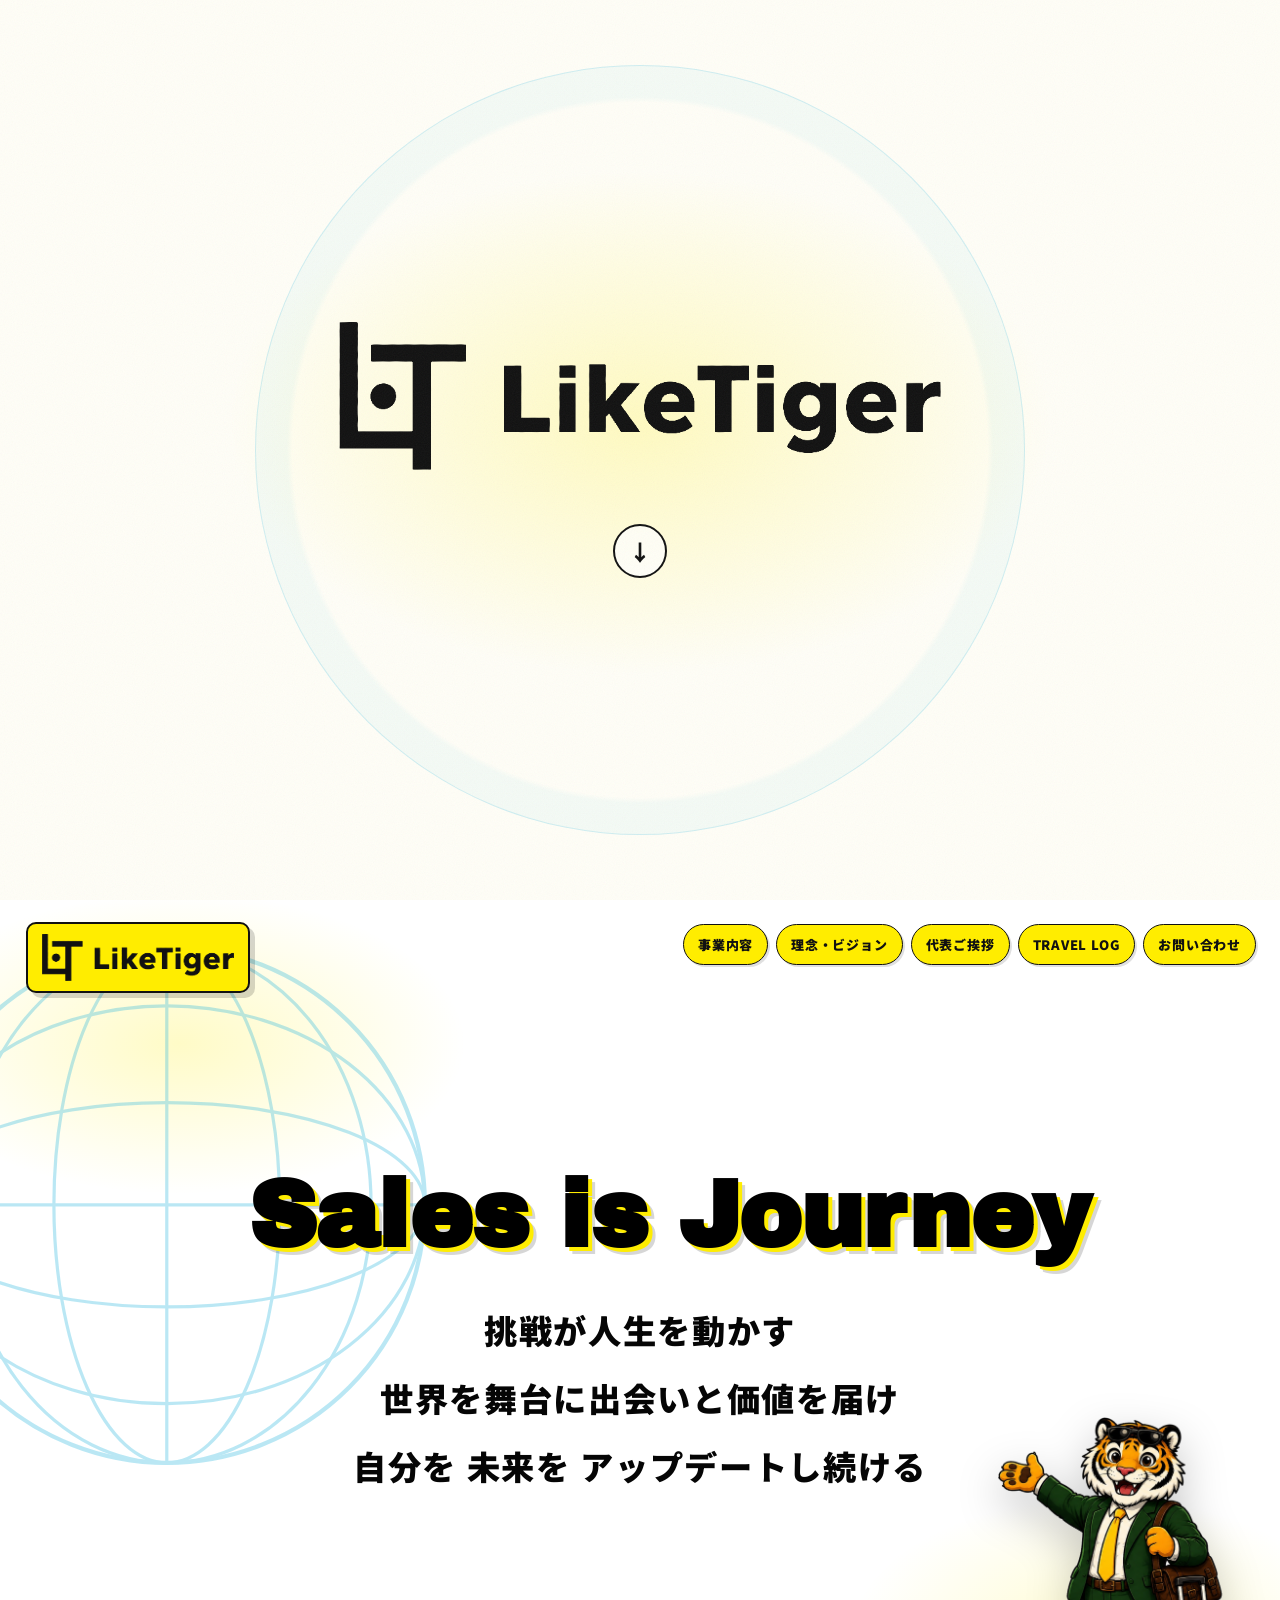
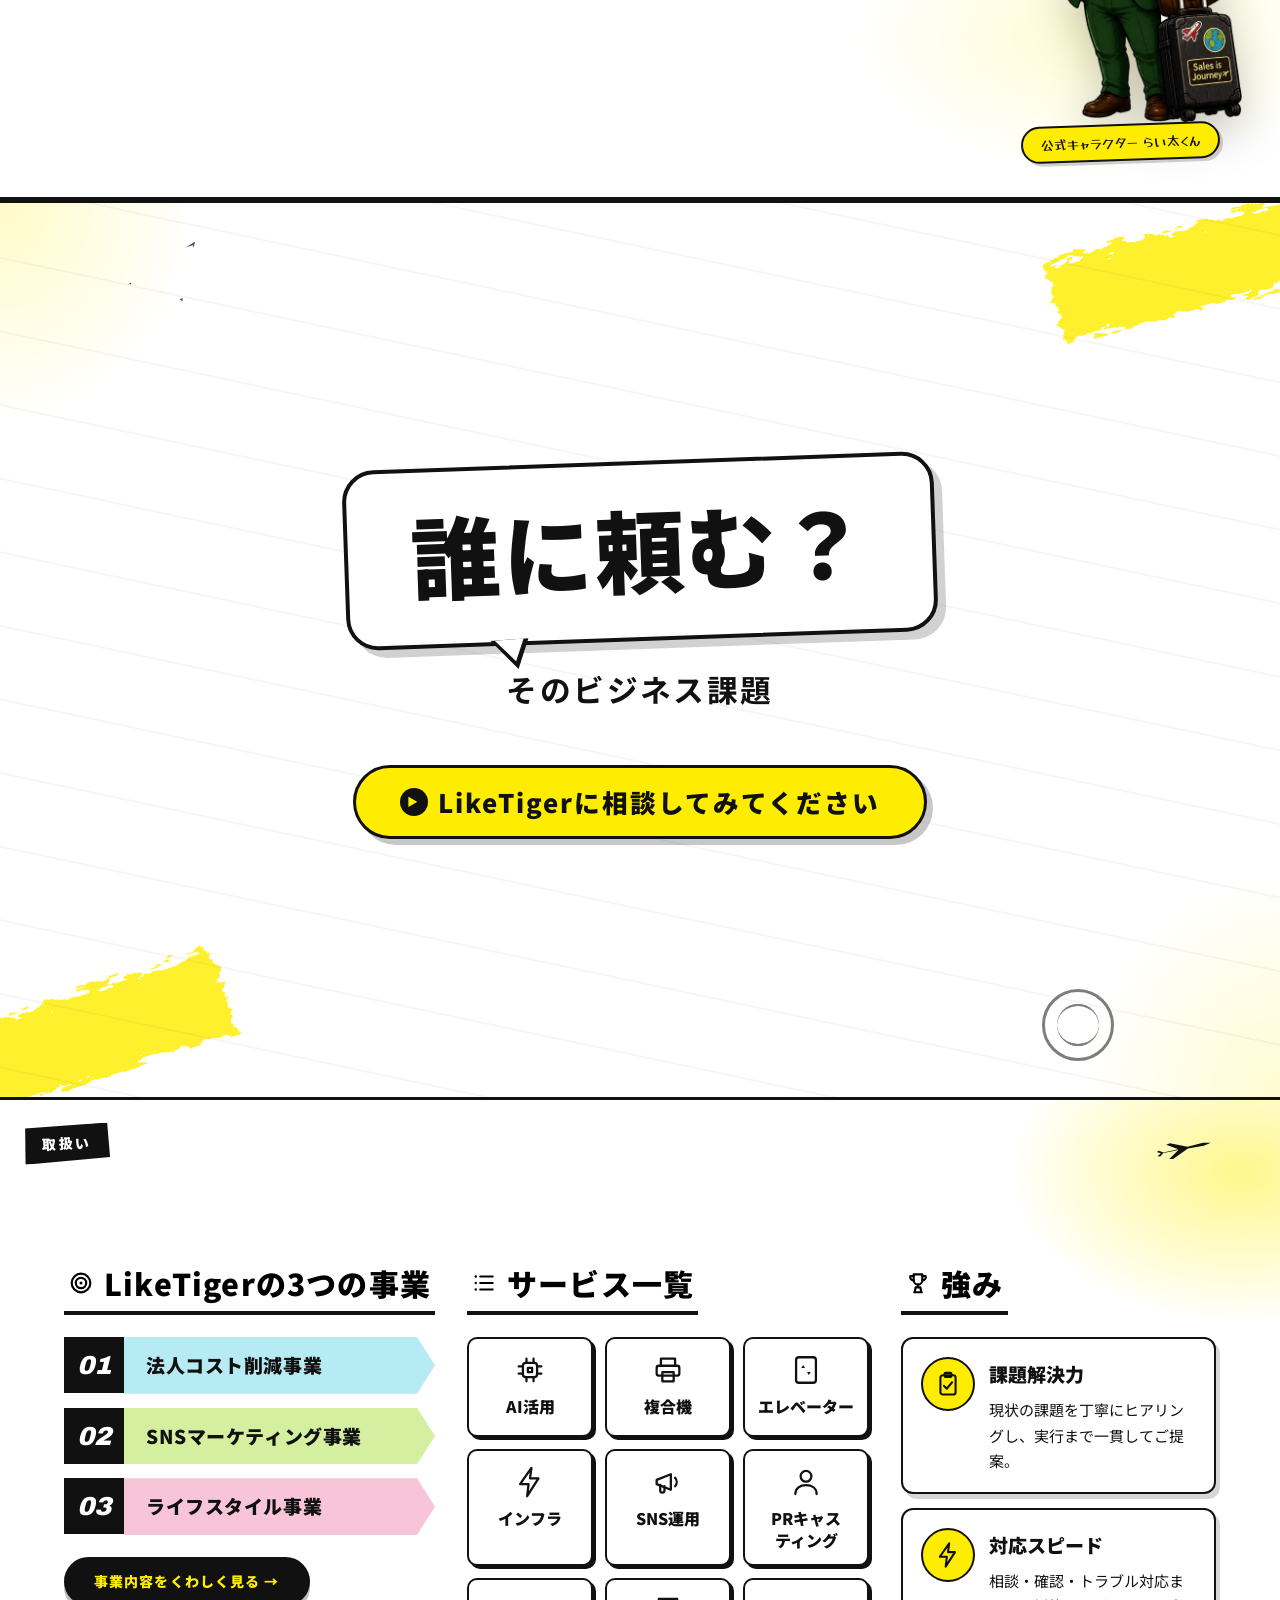
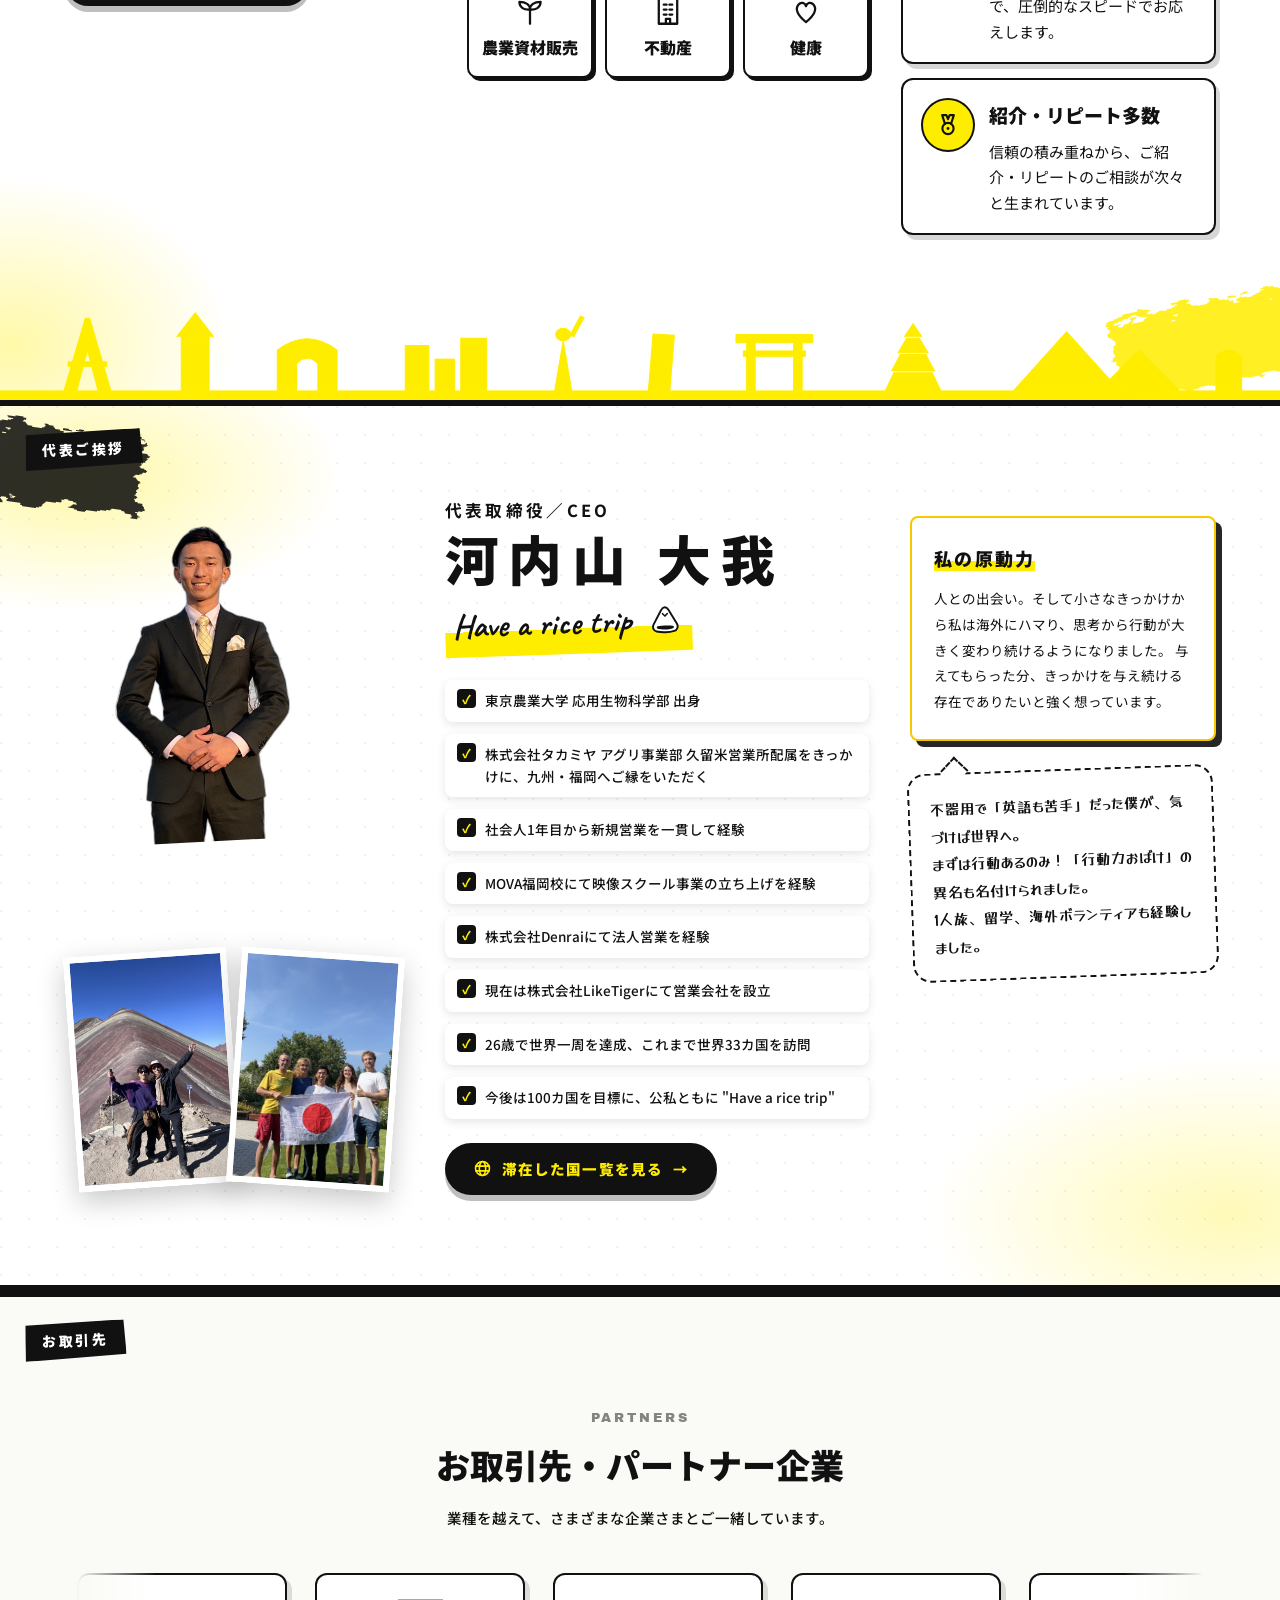
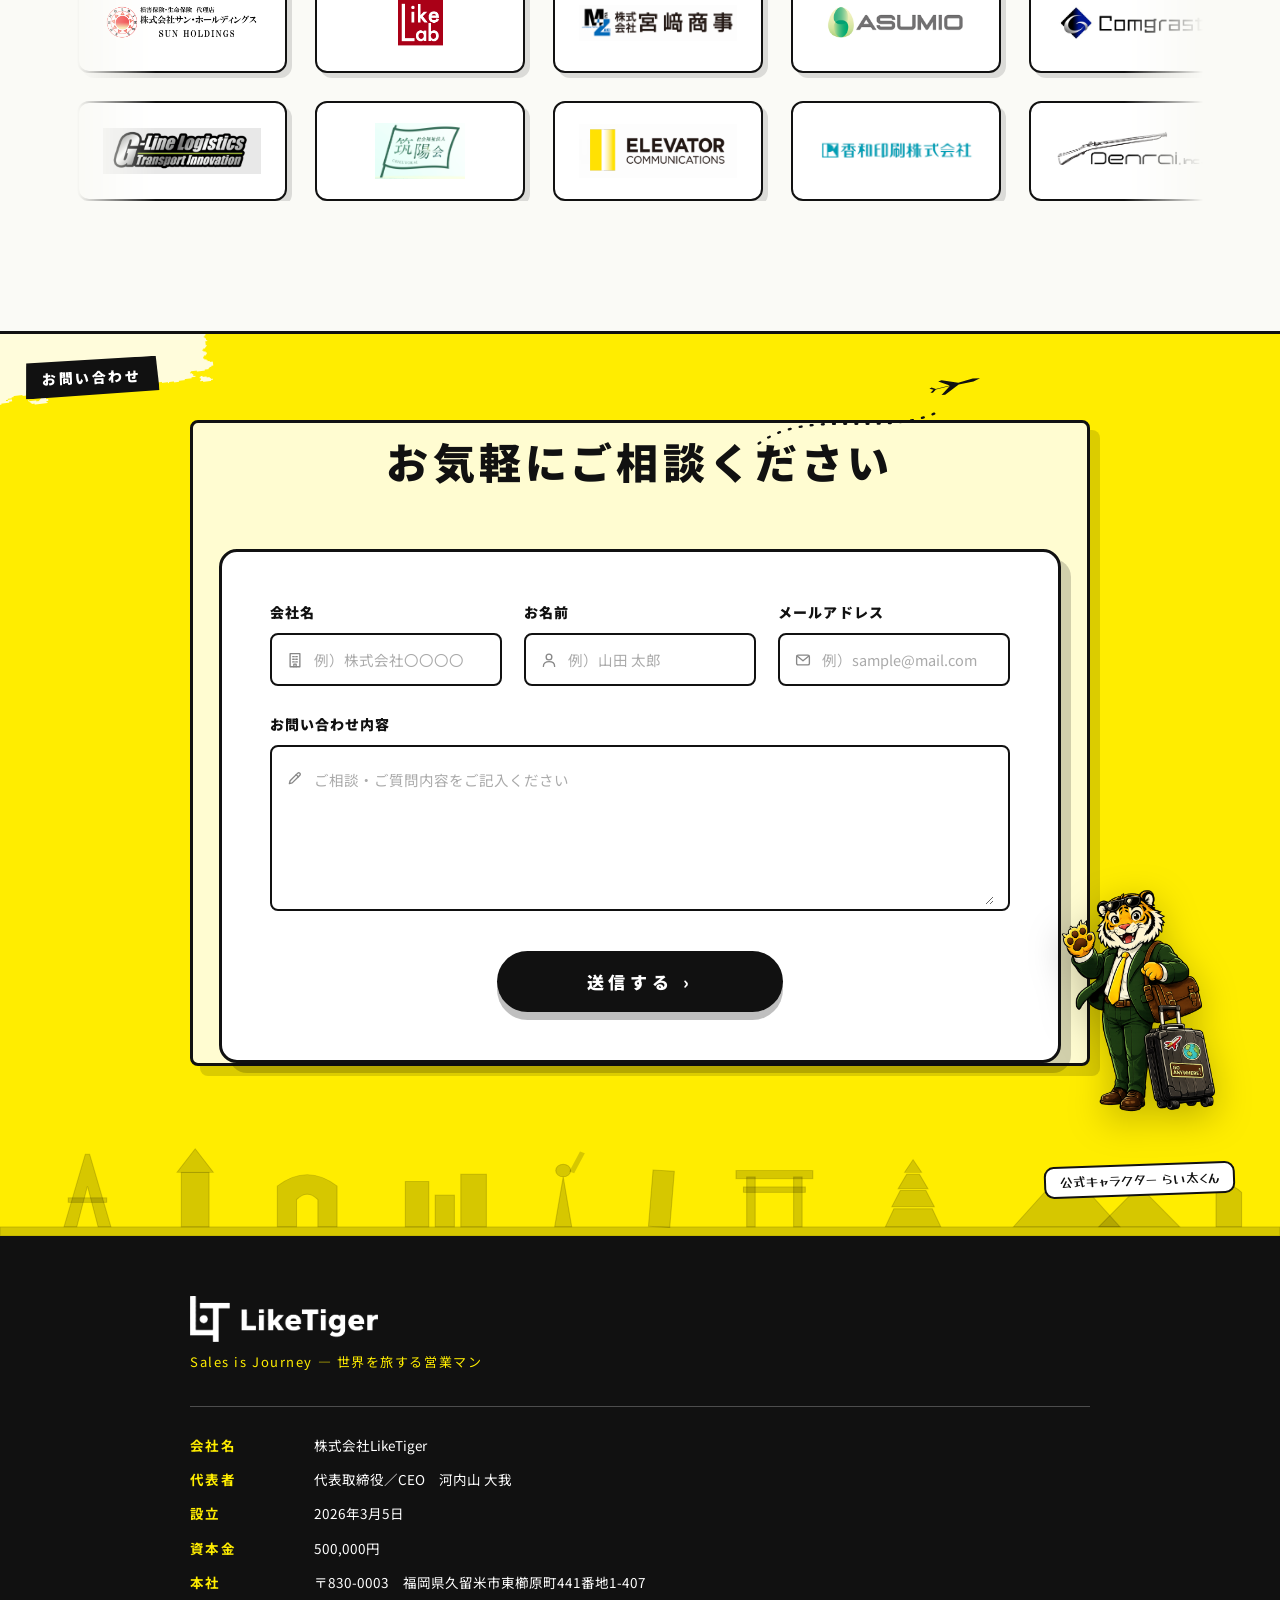
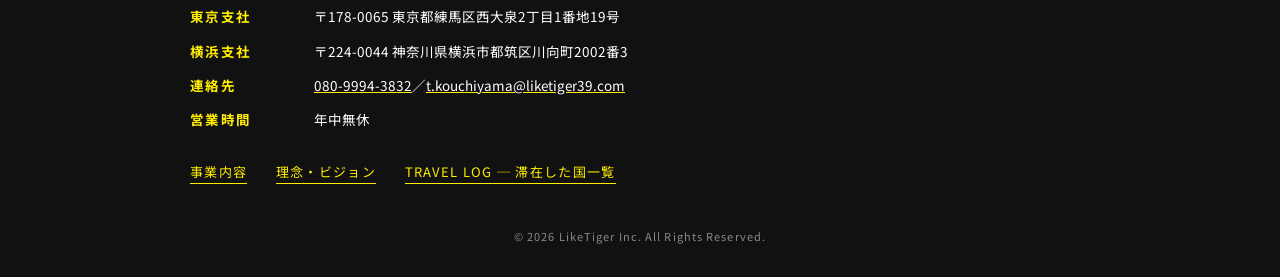
<file: index.html>
<!DOCTYPE html>
<html lang="ja">
<head>
  <meta charset="UTF-8">
  <meta name="viewport" content="width=device-width, initial-scale=1.0">
  <title>株式会社LikeTiger｜Sales is Journey — 世界を旅する営業マン</title>
  <meta name="description" content="株式会社LikeTigerは「Sales is Journey」を理念に、コスト削減・売上創出・ライフスタイル事業で企業と人の旅に伴走する福岡・久留米の営業会社です。">
  <link rel="icon" type="image/png" href="images/favicon.png">
  <link rel="preconnect" href="https://fonts.googleapis.com">
  <link rel="preconnect" href="https://fonts.gstatic.com" crossorigin>
  <link href="https://fonts.googleapis.com/css2?family=Archivo+Black&family=Caveat:wght@600;700&family=Noto+Sans+JP:wght@400;500;700;900&family=Poppins:wght@600;700;800&family=Reggae+One&family=Yuji+Boku&family=Yusei+Magic&display=swap" rel="stylesheet">
  <link rel="stylesheet" href="css/style.css">
</head>
<body class="lp-home">

<!-- ============================================================
     入口：公式ロゴだけを見せるファーストビュー
============================================================ -->
<section class="intro-gate" id="intro" aria-label="株式会社LikeTiger">
  <div class="intro-gate__inner">
    <img class="intro-gate__logo" src="images/logo-black.png" alt="株式会社LikeTiger ロゴ">
    <a class="intro-gate__scroll" href="#top" aria-label="トップビジュアルへスクロール">↓</a>
  </div>
</section>

<!-- ============================================================
     セクション1：トップ（ヒーロー）
============================================================ -->
<section class="hero hero--poster" id="top">
  <a class="hero__brand" href="#top" aria-label="株式会社LikeTiger">
    <img src="images/logo-black.png" alt="株式会社LikeTiger ロゴ">
  </a>

  <nav class="site-nav">
    <a href="business.html">事業内容</a>
    <a href="philosophy.html">理念・ビジョン</a>
    <a href="#profile">代表ご挨拶</a>
    <a href="countries.html">TRAVEL LOG</a>
    <a href="#contact" class="site-nav__cta">お問い合わせ</a>
  </nav>

  <!-- 筆ブラシの黒い飛沫（装飾） -->
  <div class="brush brush--left" aria-hidden="true"></div>
  <div class="brush brush--bottom-left" aria-hidden="true"></div>
  <div class="brush brush--bottom-right" aria-hidden="true"></div>

  <!-- 背景の地球儀（線画・ゆっくり回転） -->
  <svg class="hero__globe" viewBox="0 0 200 200" fill="none" aria-hidden="true">
    <circle cx="100" cy="100" r="96" stroke="#2BB8DE" stroke-width="1.6"/>
    <ellipse cx="100" cy="100" rx="42" ry="96" stroke="#2BB8DE" stroke-width="1.2"/>
    <ellipse cx="100" cy="100" rx="76" ry="96" stroke="#2BB8DE" stroke-width="1.2"/>
    <ellipse cx="100" cy="100" rx="96" ry="38" stroke="#2BB8DE" stroke-width="1.2"/>
    <ellipse cx="100" cy="100" rx="96" ry="74" stroke="#2BB8DE" stroke-width="1.2"/>
    <path d="M4,100 H196 M100,4 V196" stroke="#2BB8DE" stroke-width="1.2"/>
  </svg>

  <!-- 下部の飛行機＋宙返りの点線 -->
  <svg class="hero__loop" viewBox="0 0 320 90" fill="none" aria-hidden="true">
    <path d="M10,70 C60,20 110,75 150,45 C175,26 165,10 148,18 C132,26 150,48 190,40 C240,30 280,55 312,35" stroke="#111" stroke-width="3" stroke-dasharray="1 11" stroke-linecap="round"/>
  </svg>
  <svg class="hero__plane-mini" viewBox="0 0 200 90" aria-hidden="true"><use href="#jet-shape"/></svg>

  <div class="hero__inner">
    <div class="hero__text reveal">
      <h1 class="hero__title">
        <span>Sales is Journey</span>
      </h1>
      <p class="hero__copy">
        挑戦が人生を動かす<br>
        世界を舞台に出会いと価値を届け<br>
        自分を 未来を アップデートし続ける
      </p>
    </div>
  </div>
  <!-- 右側：公式キャラクター らい太くんがご案内 -->
  <div class="hero__raita reveal reveal--delay1">
    <img src="images/raita-guide.png" alt="LikeTiger公式キャラクター らい太くんがご案内します">
    <span class="hero__raita-label">公式キャラクター らい太くん</span>
  </div>
</section>

<!-- ============================================================
     課題訴求：誰に頼めばいいかわからない
============================================================ -->
<section class="issue-callout" id="issue">
  <div class="issue-callout__bg" aria-hidden="true">
    <span class="issue-callout__paint issue-callout__paint--left"></span>
    <span class="issue-callout__paint issue-callout__paint--right"></span>
    <span class="issue-callout__paper-plane"></span>
    <span class="issue-callout__globe"></span>
  </div>
  <div class="issue-callout__inner reveal">
    <h2 class="issue-callout__title">誰に頼む？</h2>
    <p class="issue-callout__paper">そのビジネス課題</p>
    <a href="#contact" class="issue-callout__cta">
      <span class="issue-callout__cta-arrow" aria-hidden="true">▶</span>
      LikeTigerに相談してみてください
    </a>
  </div>
</section>

<!-- ============================================================
     セクション2：取扱い（事業内容）
     ※理念・ビジョンは philosophy.html へ移動（2026-06-10）
============================================================ -->
<section class="services" id="services">
  <span class="section-tag">取扱い</span>
  <svg class="services__plane" viewBox="0 0 200 90" aria-hidden="true"><use href="#jet-shape"/></svg>

  <div class="services__inner">

    <!-- 列1：LikeTigerの3つの事業（名刺の裏面と同じ内容・色に合わせる予定） -->
    <div class="services__col reveal">
      <h3 class="services__heading"><svg class="ic services__heading-ic" aria-hidden="true"><use href="#ic-target"/></svg>LikeTigerの3つの事業</h3>
      <ol class="axis-list">
        <li class="axis axis--cyan">
          <span class="axis__num">01</span>
          <div class="axis__body">
            <h4 class="axis__title">法人コスト削減事業</h4>
          </div>
        </li>
        <li class="axis axis--lime">
          <span class="axis__num">02</span>
          <div class="axis__body">
            <h4 class="axis__title">SNSマーケティング事業</h4>
          </div>
        </li>
        <li class="axis axis--pink">
          <span class="axis__num">03</span>
          <div class="axis__body">
            <h4 class="axis__title">ライフスタイル事業</h4>
          </div>
        </li>
      </ol>
      <a class="services__more" href="business.html">事業内容をくわしく見る <span aria-hidden="true">&#8594;</span></a>
    </div>

    <!-- 列2：事業・サービス一覧 -->
    <div class="services__col reveal reveal--delay1">
      <h3 class="services__heading"><svg class="ic services__heading-ic" aria-hidden="true"><use href="#ic-list"/></svg>サービス一覧</h3>
      <ul class="services__grid">
        <li class="service-card"><svg class="ic service-card__icon" aria-hidden="true"><use href="#ic-ai"/></svg>AI活用</li>
        <li class="service-card"><svg class="ic service-card__icon" aria-hidden="true"><use href="#ic-printer"/></svg>複合機</li>
        <li class="service-card"><svg class="ic service-card__icon" aria-hidden="true"><use href="#ic-elevator"/></svg>エレベーター</li>
        <li class="service-card"><svg class="ic service-card__icon" aria-hidden="true"><use href="#ic-bolt"/></svg>インフラ</li>
        <li class="service-card"><svg class="ic service-card__icon" aria-hidden="true"><use href="#ic-sns"/></svg>SNS運用</li>
        <li class="service-card"><svg class="ic service-card__icon" aria-hidden="true"><use href="#ic-person"/></svg>PRキャス<br>ティング</li>
        <li class="service-card"><svg class="ic service-card__icon" aria-hidden="true"><use href="#ic-sprout"/></svg>農業資材販売</li>
        <li class="service-card"><svg class="ic service-card__icon" aria-hidden="true"><use href="#ic-building"/></svg>不動産</li>
        <li class="service-card"><svg class="ic service-card__icon" aria-hidden="true"><use href="#ic-health"/></svg>健康</li>
      </ul>
    </div>

    <!-- 列3：強み -->
    <div class="services__col reveal reveal--delay2">
      <h3 class="services__heading"><svg class="ic services__heading-ic" aria-hidden="true"><use href="#ic-trophy"/></svg>強み</h3>
      <ul class="strength-list">
        <li class="strength">
          <span class="strength__icon"><svg class="ic" aria-hidden="true"><use href="#ic-clipboard"/></svg></span>
          <div class="strength__body">
            <h4 class="strength__title">課題解決力</h4>
            <p class="strength__desc">現状の課題を丁寧にヒアリングし、実行まで一貫してご提案。</p>
          </div>
        </li>
        <li class="strength">
          <span class="strength__icon"><svg class="ic" aria-hidden="true"><use href="#ic-bolt"/></svg></span>
          <div class="strength__body">
            <h4 class="strength__title">対応スピード</h4>
            <p class="strength__desc">相談・確認・トラブル対応まで、圧倒的なスピードでお応えします。</p>
          </div>
        </li>
        <li class="strength">
          <span class="strength__icon"><svg class="ic" aria-hidden="true"><use href="#ic-medal"/></svg></span>
          <div class="strength__body">
            <h4 class="strength__title">紹介・リピート多数</h4>
            <p class="strength__desc">信頼の積み重ねから、ご紹介・リピートのご相談が次々と生まれています。</p>
          </div>
        </li>
      </ul>
    </div>
  </div>

  <!-- 世界の名所シルエット帯 -->
  <div class="skyline skyline--yellow" aria-hidden="true">
    <svg viewBox="0 0 1200 110" preserveAspectRatio="none">
      <use href="#skyline-shape"/>
    </svg>
  </div>
</section>

<!-- ============================================================
     セクション4：自己紹介（代表プロフィール）
============================================================ -->
<section class="profile" id="profile">
  <span class="section-tag">代表ご挨拶</span>

  <div class="profile__inner">
    <div class="profile__visual reveal">
      <div class="photo photo--profile-main" data-photo="images/profile-main-nobg.png">
        <span class="photo__note">代表の写真が入ります<br><small>(profile-main.jpg)</small></span>
      </div>
      <div class="photo photo--profile-sub1" data-photo="images/profile-sub1.jpg">
        <span class="photo__note">旅の写真<br><small>(profile-sub1.jpg)</small></span>
      </div>
      <div class="photo photo--profile-sub2" data-photo="images/profile-sub2.jpg">
        <span class="photo__note">旅の写真<br><small>(profile-sub2.jpg)</small></span>
      </div>
      <svg class="profile__plane" viewBox="0 0 200 90" aria-hidden="true"><use href="#jet-shape"/></svg>
    </div>

    <div class="profile__text reveal reveal--delay1">
      <p class="profile__role">代表取締役／CEO</p>
      <h2 class="profile__name">河内山 大我</h2>
      <p class="profile__motto">Have a rice trip<svg class="profile__rice" viewBox="0 0 48 48" aria-hidden="true"><use href="#ic-rice"/></svg></p>

      <ul class="career-list">
        <li>東京農業大学 応用生物科学部 出身</li>
        <li>株式会社タカミヤ アグリ事業部 久留米営業所配属をきっかけに、九州・福岡へご縁をいただく</li>
        <li>社会人1年目から新規営業を一貫して経験</li>
        <li>MOVA福岡校にて映像スクール事業の立ち上げを経験</li>
        <li>株式会社Denraiにて法人営業を経験</li>
        <li>現在は株式会社LikeTigerにて営業会社を設立</li>
        <li>26歳で世界一周を達成、これまで世界33カ国を訪問</li>
        <li>今後は100カ国を目標に、公私ともに &quot;Have a rice trip&quot;</li>
      </ul>

      <a class="countries-link" href="countries.html">
        <svg class="ic" aria-hidden="true"><use href="#ic-globe"/></svg>
        滞在した国一覧を見る <span aria-hidden="true">&#8594;</span>
      </a>
    </div>

    <div class="profile__side reveal reveal--delay2">
      <div class="drive-box">
        <h3 class="drive-box__title">私の原動力</h3>
        <p class="drive-box__text">
          人との出会い。そして小さなきっかけから私は海外にハマり、思考から行動が大きく変わり続けるようになりました。
          与えてもらった分、きっかけを与え続ける存在でありたいと強く想っています。
        </p>
      </div>
      <div class="bubble">
        <p class="bubble__text">
          不器用で「英語も苦手」だった僕が、気づけば世界へ。<br>
          まずは行動あるのみ！「行動力おばけ」の異名も名付けられました。<br>
          1人旅、留学、海外ボランティアも経験しました。
        </p>
      </div>
    </div>
  </div>
</section>

<!-- ============================================================
     お取引先
============================================================ -->
<section class="partners" id="partners">
  <span class="section-tag">お取引先</span>
  <div class="partners__inner reveal">
    <p class="partners__en">PARTNERS</p>
    <h2 class="partners__title">お取引先・パートナー企業</h2>
    <p class="partners__lead">業種を越えて、さまざまな企業さまとご一緒しています。</p>
    <!-- 2列を左右逆方向にゆっくり流す。各列は「同じ並び×2回」で途切れなくループさせる -->
    <div class="partners__marquee" aria-label="お取引先ロゴ">
      <div class="partners__track partners__track--left">
        <!-- 上段（7社）：SHD / LikeLab / 宮﨑商事 / アスミオ / コムグラスト / 若菜エステート / AIZAC -->
        <a class="partners__logo partners__logo--link" href="https://www.sunholdings.biz/" target="_blank" rel="noopener noreferrer" aria-label="サンホールディングス 公式サイトを開く"><img src="images/partner-shd.png" alt="SHD"></a>
        <a class="partners__logo partners__logo--link" href="http://likelab.jp/" target="_blank" rel="noopener noreferrer" aria-label="LikeLab 公式サイトを開く"><img src="images/partner-likelab.png" alt="LikeLab"></a>
        <a class="partners__logo partners__logo--link" href="https://www.miyazaki-logi.com/" target="_blank" rel="noopener noreferrer" aria-label="宮﨑商事 公式サイトを開く"><img src="images/partner-miyazaki.png" alt="宮﨑商事"></a>
        <a class="partners__logo partners__logo--link" href="http://www.asumio.jp/" target="_blank" rel="noopener noreferrer" aria-label="アスミオ 公式サイトを開く"><img src="images/partner-asumio.png" alt="アスミオ"></a>
        <a class="partners__logo partners__logo--link" href="https://comgrast.com/" target="_blank" rel="noopener noreferrer" aria-label="Comgrast 公式サイトを開く"><img src="images/partner-comgrast.jpg" alt="コムグラスト"></a>
        <a class="partners__logo partners__logo--link" href="https://www.wakana-e.co.jp/" target="_blank" rel="noopener noreferrer" aria-label="若菜エステート 公式サイトを開く"><img src="images/partner-wakana.jpg" alt="若菜エステート"></a>
        <a class="partners__logo partners__logo--link" href="https://aizac-hd.co.jp/" target="_blank" rel="noopener noreferrer" aria-label="AIZAC Holdings 公式サイトを開く"><img src="images/partner-aizac.jpg?v=2" alt="AIZAC Holdings" class="is-fill"></a>
        <!-- 2セット目（ループ用の複製・読み上げ不要） -->
        <a class="partners__logo partners__logo--link" href="https://www.sunholdings.biz/" target="_blank" rel="noopener noreferrer" aria-hidden="true" tabindex="-1"><img src="images/partner-shd.png" alt=""></a>
        <a class="partners__logo partners__logo--link" href="http://likelab.jp/" target="_blank" rel="noopener noreferrer" aria-hidden="true" tabindex="-1"><img src="images/partner-likelab.png" alt=""></a>
        <a class="partners__logo partners__logo--link" href="https://www.miyazaki-logi.com/" target="_blank" rel="noopener noreferrer" aria-hidden="true" tabindex="-1"><img src="images/partner-miyazaki.png" alt=""></a>
        <a class="partners__logo partners__logo--link" href="http://www.asumio.jp/" target="_blank" rel="noopener noreferrer" aria-hidden="true" tabindex="-1"><img src="images/partner-asumio.png" alt=""></a>
        <a class="partners__logo partners__logo--link" href="https://comgrast.com/" target="_blank" rel="noopener noreferrer" aria-hidden="true" tabindex="-1"><img src="images/partner-comgrast.jpg" alt=""></a>
        <a class="partners__logo partners__logo--link" href="https://www.wakana-e.co.jp/" target="_blank" rel="noopener noreferrer" aria-hidden="true" tabindex="-1"><img src="images/partner-wakana.jpg" alt=""></a>
        <a class="partners__logo partners__logo--link" href="https://aizac-hd.co.jp/" target="_blank" rel="noopener noreferrer" aria-hidden="true" tabindex="-1"><img src="images/partner-aizac.jpg?v=2" alt="" class="is-fill"></a>
      </div>
      <div class="partners__track partners__track--right">
        <!-- 下段（6社）：Gライン / 筑陽会 / エレベーターコミュニケーションズ / こうわいんさつ / Denrai / ハルク財団 -->
        <a class="partners__logo partners__logo--link" href="https://gline.work/" target="_blank" rel="noopener noreferrer" aria-label="Gライン 公式サイトを開く"><img src="images/partner-g-line.png" alt="Gライン"></a>
        <a class="partners__logo partners__logo--link" href="https://chikuyokai.or.jp/" target="_blank" rel="noopener noreferrer" aria-label="社会福祉法人 筑陽会 公式サイトを開く"><img src="images/partner-chikuyokai.png" alt="社会福祉法人 筑陽会"></a>
        <a class="partners__logo partners__logo--link" href="https://www.evcom.co.jp/" target="_blank" rel="noopener noreferrer" aria-label="エレベーターコミュニケーションズ 公式サイトを開く"><img src="images/partner-elevator-com.png" alt="エレベーターコミュニケーションズ"></a>
        <a class="partners__logo partners__logo--link" href="https://www.kowa-ps.co.jp/" target="_blank" rel="noopener noreferrer" aria-label="香和印刷 公式サイトを開く"><img src="images/partner-kouwa.png" alt="こうわいんさつ"></a>
        <a class="partners__logo partners__logo--link" href="https://www.denrai.net/" target="_blank" rel="noopener noreferrer" aria-label="Denrai 公式サイトを開く"><img src="images/partner-denrai.png" alt="Denrai"></a>
        <a class="partners__logo partners__logo--link" href="https://hulkzaidan.or.jp/" target="_blank" rel="noopener noreferrer" aria-label="ハルク財団 公式サイトを開く"><img src="images/partner-hulkzaidan.jpg?v=2" alt="一般財団法人 ハルク財団" class="is-fill"></a>
        <!-- 2セット目（ループ用の複製） -->
        <a class="partners__logo partners__logo--link" href="https://gline.work/" target="_blank" rel="noopener noreferrer" aria-hidden="true" tabindex="-1"><img src="images/partner-g-line.png" alt=""></a>
        <a class="partners__logo partners__logo--link" href="https://chikuyokai.or.jp/" target="_blank" rel="noopener noreferrer" aria-hidden="true" tabindex="-1"><img src="images/partner-chikuyokai.png" alt=""></a>
        <a class="partners__logo partners__logo--link" href="https://www.evcom.co.jp/" target="_blank" rel="noopener noreferrer" aria-hidden="true" tabindex="-1"><img src="images/partner-elevator-com.png" alt=""></a>
        <a class="partners__logo partners__logo--link" href="https://www.kowa-ps.co.jp/" target="_blank" rel="noopener noreferrer" aria-hidden="true" tabindex="-1"><img src="images/partner-kouwa.png" alt=""></a>
        <a class="partners__logo partners__logo--link" href="https://www.denrai.net/" target="_blank" rel="noopener noreferrer" aria-hidden="true" tabindex="-1"><img src="images/partner-denrai.png" alt=""></a>
        <a class="partners__logo partners__logo--link" href="https://hulkzaidan.or.jp/" target="_blank" rel="noopener noreferrer" aria-hidden="true" tabindex="-1"><img src="images/partner-hulkzaidan.jpg?v=2" alt="" class="is-fill"></a>
      </div>
    </div>
  </div>
</section>

<!-- ============================================================
     セクション5：お問い合わせ
============================================================ -->
<section class="contact" id="contact">
  <span class="section-tag">お問い合わせ</span>

  <div class="contact__inner reveal">
    <h2 class="contact__title">
      お気軽にご相談ください
      <svg class="contact__route" viewBox="0 0 220 60" fill="none" aria-hidden="true">
        <path d="M5,50 C60,10 140,45 200,15" stroke="#111" stroke-width="2.5" stroke-dasharray="2 10" stroke-linecap="round"/>
      </svg>
      <svg class="contact__plane" viewBox="0 0 200 90" aria-hidden="true"><use href="#jet-shape"/></svg>
    </h2>

    <form class="contact-form" id="contact-form" novalidate>
      <div class="contact-form__row">
        <div class="field">
          <label class="field__label" for="company">会社名</label>
          <div class="field__box">
            <svg class="ic field__icon" aria-hidden="true"><use href="#ic-building"/></svg>
            <input type="text" id="company" name="company" placeholder="例）株式会社〇〇〇〇">
          </div>
        </div>
        <div class="field">
          <label class="field__label" for="name">お名前</label>
          <div class="field__box">
            <svg class="ic field__icon" aria-hidden="true"><use href="#ic-person"/></svg>
            <input type="text" id="name" name="name" placeholder="例）山田 太郎">
          </div>
        </div>
        <div class="field">
          <label class="field__label" for="email">メールアドレス</label>
          <div class="field__box">
            <svg class="ic field__icon" aria-hidden="true"><use href="#ic-mail"/></svg>
            <input type="email" id="email" name="email" placeholder="例）sample@mail.com">
          </div>
        </div>
      </div>

      <div class="field field--wide">
        <label class="field__label" for="message">お問い合わせ内容</label>
        <div class="field__box field__box--textarea">
          <svg class="ic field__icon" aria-hidden="true"><use href="#ic-pen"/></svg>
          <textarea id="message" name="message" rows="6" placeholder="ご相談・ご質問内容をご記入ください"></textarea>
        </div>
      </div>

      <button type="submit" class="contact-form__submit">送信する <span aria-hidden="true">&#8250;</span></button>
      <p class="contact-form__thanks" id="form-thanks" hidden>
        送信ありがとうございます！<br>内容を確認のうえ、担当よりご連絡いたします。
      </p>
    </form>
  </div>

  <!-- 公式キャラクター らい太くん -->
  <div class="contact__raita" aria-hidden="false">
    <img src="images/raita.png" alt="LikeTiger公式キャラクター らい太くん">
    <span class="contact__raita-label">公式キャラクター らい太くん</span>
  </div>

  <!-- 世界の名所シルエット帯 -->
  <div class="skyline skyline--dark" aria-hidden="true">
    <svg viewBox="0 0 1200 110" preserveAspectRatio="none">
      <use href="#skyline-shape"/>
    </svg>
  </div>
</section>

<!-- ============================================================
     フッター（会社概要）
============================================================ -->
<footer class="footer">
  <div class="footer__inner">
    <p class="footer__logo"><img class="footer__official" src="images/logo-footer-white.png" alt="株式会社LikeTiger"></p>
    <p class="footer__concept">Sales is Journey — 世界を旅する営業マン</p>
    <dl class="footer__info">
      <div><dt>会社名</dt><dd>株式会社LikeTiger</dd></div>
      <div><dt>代表者</dt><dd>代表取締役／CEO　河内山 大我</dd></div>
      <div><dt>設立</dt><dd>2026年3月5日</dd></div>
      <div><dt>資本金</dt><dd>500,000円</dd></div>
      <div><dt>本社</dt><dd>〒830-0003　福岡県久留米市東櫛原町441番地1-407</dd></div>
      <div><dt>東京支社</dt><dd>〒178-0065 東京都練馬区西大泉2丁目1番地19号</dd></div>
      <div><dt>横浜支社</dt><dd>〒224-0044 神奈川県横浜市都筑区川向町2002番3</dd></div>
      <div><dt>連絡先</dt><dd><a href="tel:080-9994-3832">080-9994-3832</a>／<a href="mailto:t.kouchiyama@liketiger39.com">t.kouchiyama@liketiger39.com</a></dd></div>
      <div><dt>営業時間</dt><dd>年中無休</dd></div>
    </dl>
    <p class="footer__links"><a href="business.html">事業内容</a>　　<a href="philosophy.html">理念・ビジョン</a>　　<a href="countries.html">TRAVEL LOG ─ 滞在した国一覧</a></p>
    <p class="footer__copyright">&copy; 2026 LikeTiger Inc. All Rights Reserved.</p>
  </div>
</footer>

<!-- 世界の名所シルエット（共通パーツ・画面には直接表示されません） -->
<svg width="0" height="0" style="position:absolute" aria-hidden="true">
  <defs>
    <!-- 文字や帯のフチをインクのようにかすれさせるフィルター -->
    <filter id="rough" x="-10%" y="-10%" width="120%" height="120%">
      <feTurbulence type="fractalNoise" baseFrequency="0.9" numOctaves="2" result="n"/>
      <feDisplacementMap in="SourceGraphic" in2="n" scale="6"/>
    </filter>
    <!-- 筆ブラシの大きくうねるフチを作るフィルター -->
    <filter id="brush-edge" x="-25%" y="-25%" width="150%" height="150%">
      <feTurbulence type="fractalNoise" baseFrequency="0.035 0.12" numOctaves="3" result="n"/>
      <feDisplacementMap in="SourceGraphic" in2="n" scale="30"/>
    </filter>
    <!-- 線画アイコン集（絵文字の代わり） -->
    <symbol id="ic-cost" viewBox="0 0 24 24">
      <!-- お金（円・コイン）アイコン -->
      <circle cx="12" cy="12" r="9.2"/>
      <path d="M8.5,7 L12,12 L15.5,7 M12,12 V17 M8.6,14 H15.4 M8.6,15.8 H15.4"/>
    </symbol>
    <symbol id="ic-yen" viewBox="0 0 24 24">
      <!-- お金 ¥ コインアイコン（太め線・大きく） -->
      <circle cx="12" cy="12" r="10" stroke-width="2"/>
      <path d="M7,6.5 L12,12 L17,6.5" stroke-width="2.2" fill="none"/>
      <path d="M12,12 V18.5" stroke-width="2.2"/>
      <path d="M7,14 H17" stroke-width="2.2"/>
      <path d="M7,16.5 H17" stroke-width="2.2"/>
    </symbol>
    <symbol id="ic-ai" viewBox="0 0 24 24">
      <rect x="7" y="7" width="10" height="10" rx="2"/>
      <rect x="10.5" y="10.5" width="3" height="3"/>
      <path d="M9.5,7V4 M14.5,7V4 M9.5,20V17 M14.5,20V17 M7,9.5H4 M7,14.5H4 M20,9.5H17 M20,14.5H17"/>
    </symbol>
    <symbol id="ic-printer" viewBox="0 0 24 24">
      <path d="M7,9V4h10v5"/>
      <rect x="4" y="9" width="16" height="7" rx="1.5"/>
      <rect x="8" y="13.5" width="8" height="6.5"/>
    </symbol>
    <symbol id="ic-elevator" viewBox="0 0 24 24">
      <rect x="5" y="3" width="14" height="18" rx="2"/>
      <path d="M8.7,10.6 L11.3,10.6 L10,8.4 Z" fill="currentColor" stroke="none"/>
      <path d="M12.7,13.4 L15.3,13.4 L14,15.6 Z" fill="currentColor" stroke="none"/>
    </symbol>
    <symbol id="ic-sns" viewBox="0 0 24 24">
      <path d="M4,10.5 L14,6.5 V17.5 L4,13.5 Z"/>
      <path d="M6.5,14 V18 a1.5,1.5 0 0 0 3,0 V15"/>
      <path d="M17,9 a4.5,4.5 0 0 1 0,6"/>
    </symbol>
    <symbol id="ic-life" viewBox="0 0 24 24">
      <circle cx="12" cy="12" r="4"/>
      <path d="M12,3V5.5 M12,18.5V21 M3,12H5.5 M18.5,12H21 M5.6,5.6 7.4,7.4 M16.6,16.6 18.4,18.4 M18.4,5.6 16.6,7.4 M7.4,16.6 5.6,18.4"/>
    </symbol>
    <symbol id="ic-sprout" viewBox="0 0 24 24">
      <path d="M12,21V11"/>
      <path d="M12,11 C12,7.5 9,5.5 4.5,5.5 C4.5,9.5 8,11.5 12,11 Z"/>
      <path d="M12,11 C12,7.5 15,5.5 19.5,5.5 C19.5,9.5 16,11.5 12,11 Z"/>
    </symbol>
    <symbol id="ic-building" viewBox="0 0 24 24">
      <rect x="5.5" y="3.5" width="13" height="17.5"/>
      <path d="M9,7.5h2 M13,7.5h2 M9,11h2 M13,11h2 M9,14.5h2 M13,14.5h2 M10.5,21 V17.5 h3 V21"/>
    </symbol>
    <symbol id="ic-health" viewBox="0 0 24 24">
      <path d="M12,19.8 C5.8,15 4.2,10.5 6.6,7.6 C8.6,5.2 11.4,6.2 12,8.6 C12.6,6.2 15.4,5.2 17.4,7.6 C19.8,10.5 18.2,15 12,19.8 Z"/>
    </symbol>
    <symbol id="ic-paw" viewBox="0 0 24 24">
      <circle cx="6.5" cy="10" r="1.8"/>
      <circle cx="10.2" cy="7.5" r="1.8"/>
      <circle cx="13.8" cy="7.5" r="1.8"/>
      <circle cx="17.5" cy="10" r="1.8"/>
      <path d="M12,11.5 c-2.8,0 -5,2 -5,4.2 c0,1.6 1.3,2.8 3,2.8 c0.8,0 1.4,-0.3 2,-0.3 s1.2,0.3 2,0.3 c1.7,0 3,-1.2 3,-2.8 c0,-2.2 -2.2,-4.2 -5,-4.2 Z"/>
    </symbol>
    <symbol id="ic-clipboard" viewBox="0 0 24 24">
      <rect x="5.5" y="4.5" width="13" height="16.5" rx="2"/>
      <rect x="9" y="2.5" width="6" height="3.5" rx="1"/>
      <path d="M8.5,13.5 l2.5,2.5 4.5,-5.5"/>
    </symbol>
    <symbol id="ic-chart" viewBox="0 0 24 24">
      <path d="M4,4 V20 H20"/>
      <path d="M7.5,15.5 L11,11.5 13.8,13.8 19,7.5"/>
      <path d="M19,11 V7.5 H15.5"/>
    </symbol>
    <symbol id="ic-medal" viewBox="0 0 24 24">
      <circle cx="12" cy="15" r="4.8"/>
      <path d="M9.4,11 L7,3.5 h3.6 L12,7 13.4,3.5 H17 L14.6,11"/>
      <circle cx="12" cy="15" r="1.2" fill="currentColor" stroke="none"/>
    </symbol>
    <symbol id="ic-bolt" viewBox="0 0 24 24">
      <path d="M13,2 L5,13.5 H11 L10,22 L18,9.5 H12 Z"/>
    </symbol>
    <symbol id="ic-rice" viewBox="0 0 48 48">
      <!-- おにぎり（お米）の線画イラスト -->
      <path d="M24,7 C26,7 27.5,8.5 28.6,10.4 L38.5,28 C40.5,31.6 39,36 35,37 C32,37.8 27.8,38.3 24,38.3 C20.2,38.3 16,37.8 13,37 C9,36 7.5,31.6 9.5,28 L19.4,10.4 C20.5,8.5 22,7 24,7 Z" fill="#fff" stroke="#111" stroke-width="2.4" stroke-linejoin="round"/>
      <path d="M14.5,30.5 C18,29.5 30,29.5 33.5,30.5 C34.6,30.8 35,32 34.3,33 C33.6,34 31,34.8 24,34.8 C17,34.8 14.4,34 13.7,33 C13,32 13.4,30.8 14.5,30.5 Z" fill="#111" stroke="none"/>
      <path d="M21,15 L24,18 L27,15" fill="none" stroke="#111" stroke-width="2" stroke-linecap="round" stroke-linejoin="round"/>
    </symbol>
    <symbol id="ic-target" viewBox="0 0 24 24">
      <circle cx="12" cy="12" r="8.6"/>
      <circle cx="12" cy="12" r="4.8"/>
      <circle cx="12" cy="12" r="1.4" fill="currentColor" stroke="none"/>
    </symbol>
    <symbol id="ic-list" viewBox="0 0 24 24">
      <path d="M8.5,6 H20 M8.5,12 H20 M8.5,18 H20"/>
      <circle cx="4.4" cy="6" r="1.1" fill="currentColor" stroke="none"/>
      <circle cx="4.4" cy="12" r="1.1" fill="currentColor" stroke="none"/>
      <circle cx="4.4" cy="18" r="1.1" fill="currentColor" stroke="none"/>
    </symbol>
    <symbol id="ic-trophy" viewBox="0 0 24 24">
      <path d="M8,4 H16 V9.5 a4,4 0 0 1 -8,0 Z"/>
      <path d="M8,5.5 H5 a3,3 0 0 0 3.2,4 M16,5.5 h3 a3,3 0 0 1 -3.2,4"/>
      <path d="M12,13.5 V16 M8.5,20.5 h7 M9.8,16 h4.4 l0.8,4.5 h-6 Z"/>
    </symbol>
    <symbol id="ic-mail" viewBox="0 0 24 24">
      <rect x="3.5" y="5.5" width="17" height="13" rx="2"/>
      <path d="M4.5,7 12,13 19.5,7"/>
    </symbol>
    <symbol id="ic-person" viewBox="0 0 24 24">
      <circle cx="12" cy="8" r="3.8"/>
      <path d="M4.5,20.5 c0,-4.2 3.4,-6.3 7.5,-6.3 s7.5,2.1 7.5,6.3"/>
    </symbol>
    <symbol id="ic-pen" viewBox="0 0 24 24">
      <path d="M4.5,19.5 l1,-3.8 10.2,-10.2 a1.8,1.8 0 0 1 2.6,0 l0.2,0.2 a1.8,1.8 0 0 1 0,2.6 L8.3,18.5 Z"/>
      <path d="M13.5,7.5 l3,3"/>
    </symbol>
    <symbol id="ic-globe" viewBox="0 0 24 24">
      <circle cx="12" cy="12" r="8.8"/>
      <ellipse cx="12" cy="12" rx="4" ry="8.8"/>
      <path d="M3.6,9 H20.4 M3.6,15 H20.4"/>
    </symbol>
    <!-- 旅客機シルエット（上面図・JAL/ANA風） 2026-07-08 -->
    <g id="jet-shape" fill="#111" stroke="none">
      <!-- viewBox 200×90 の中央（y=45）で機首を右向きに配置。全体を1パスの上面ジェットで統一 -->
      <path d="
        M186,45
        L162,40 L112,42
        L60,20 L48,22 L82,44
        L34,44 L22,36 L14,38 L26,45
        L14,52 L22,54 L34,46
        L82,46 L48,68 L60,70 L112,48
        L162,50 L186,45 Z"/>
    </g>
    <g id="skyline-shape">
      <!-- 地面 -->
      <rect x="0" y="100" width="1200" height="10"/>
      <!-- エッフェル塔 -->
      <polygon points="60,100 80,20 84,20 104,100 92,100 82,55 72,100"/>
      <rect x="64" y="68" width="36" height="5"/>
      <!-- ビッグベン -->
      <rect x="170" y="40" width="26" height="60"/>
      <polygon points="166,40 183,14 200,40"/>
      <!-- 凱旋門 -->
      <path d="M260,100 L260,55 Q288,30 316,55 L316,100 L298,100 L298,70 Q288,58 278,70 L278,100 Z"/>
      <!-- ビル群 -->
      <rect x="380" y="50" width="22" height="50"/>
      <rect x="408" y="65" width="18" height="35"/>
      <rect x="432" y="42" width="24" height="58"/>
      <!-- 自由の女神（簡略） -->
      <polygon points="520,100 528,45 536,100"/>
      <circle cx="528" cy="38" r="7"/>
      <line x1="536" y1="40" x2="546" y2="18" stroke-width="5" stroke="inherit"/>
      <!-- ピサの斜塔風 -->
      <rect x="610" y="38" width="20" height="62" transform="rotate(4 620 70)"/>
      <!-- 鳥居 -->
      <rect x="700" y="45" width="8" height="55"/>
      <rect x="744" y="45" width="8" height="55"/>
      <rect x="690" y="38" width="72" height="9"/>
      <rect x="697" y="56" width="58" height="6"/>
      <!-- 五重塔風 -->
      <polygon points="830,100 838,80 874,80 882,100"/>
      <polygon points="836,78 844,60 868,60 876,78"/>
      <polygon points="842,58 850,42 862,42 870,58"/>
      <polygon points="848,40 856,26 864,40"/>
      <!-- ピラミッド -->
      <polygon points="950,100 1000,35 1050,100"/>
      <polygon points="1030,100 1068,55 1106,100"/>
      <!-- モアイ風 -->
      <path d="M1140,100 L1140,62 Q1152,48 1164,62 L1164,100 Z"/>
    </g>
  </defs>
</svg>

<script src="js/main.js"></script>
</body>
</html>
</file>
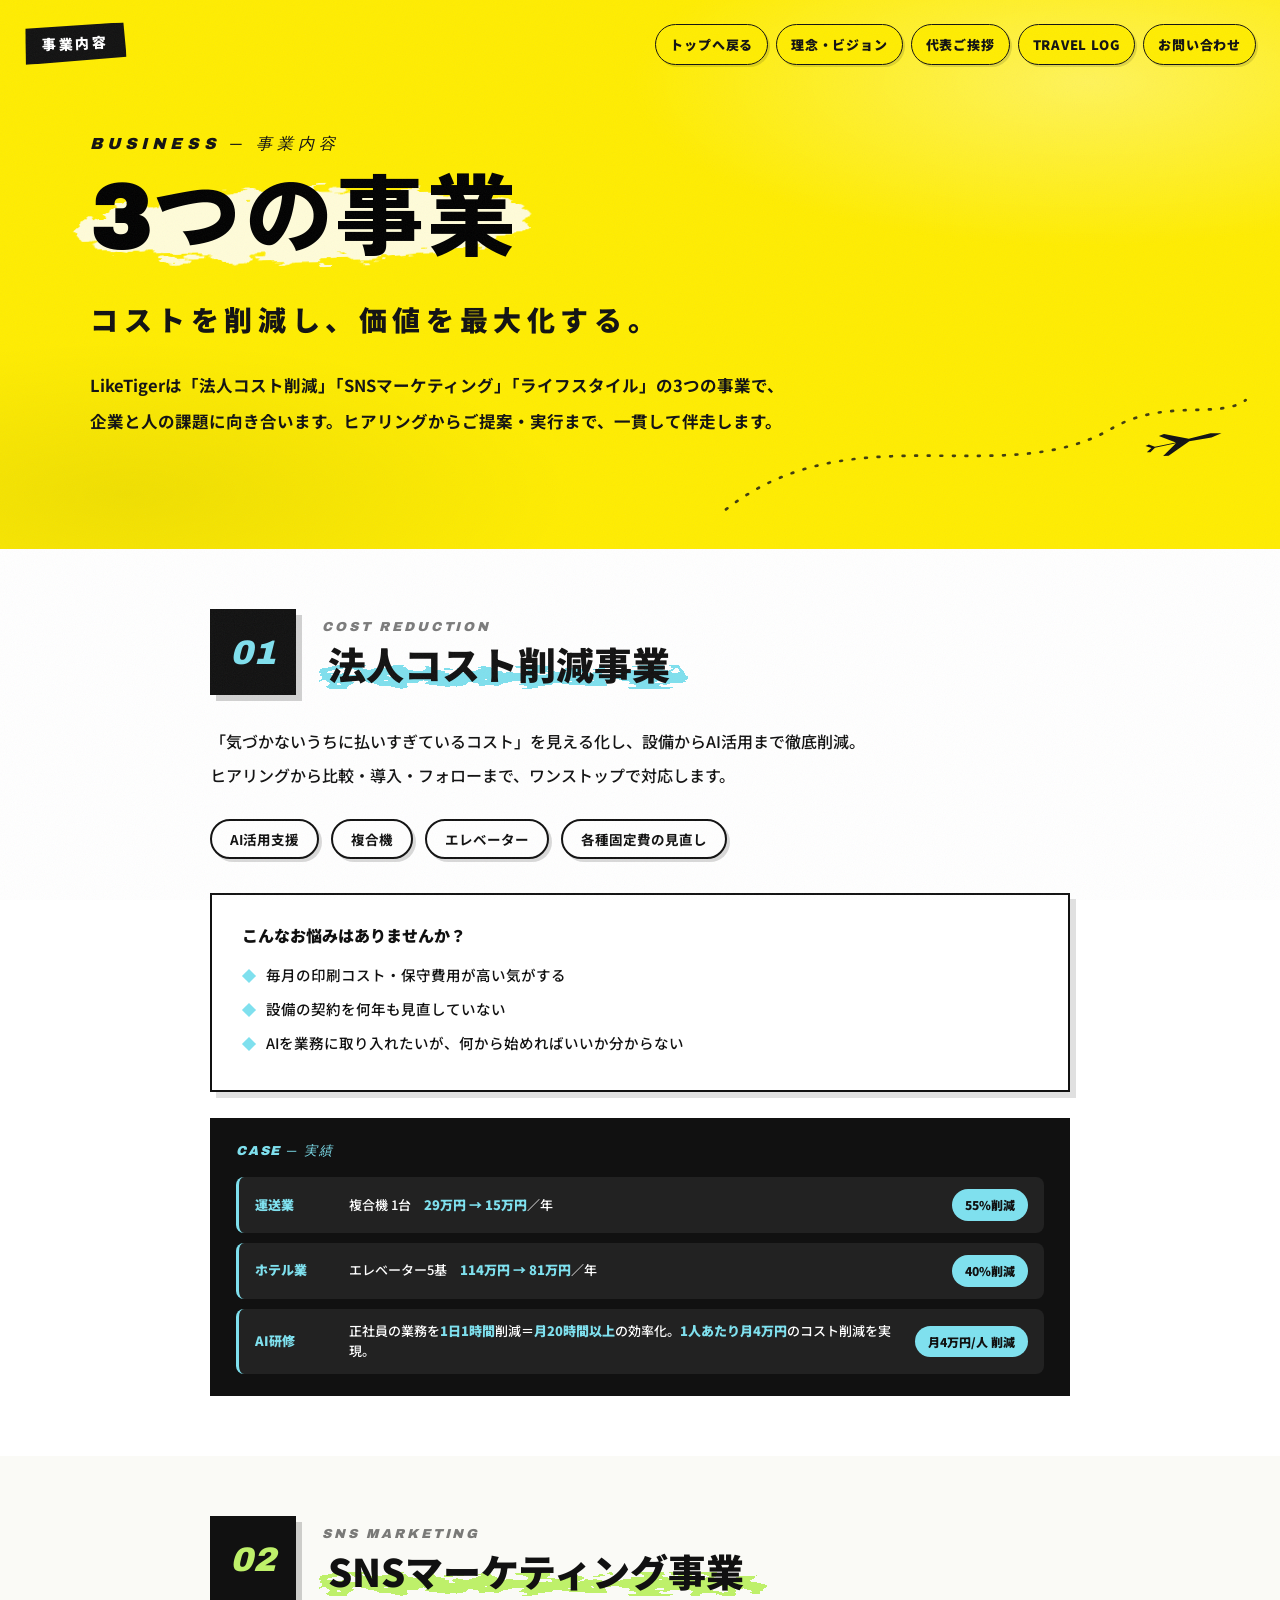
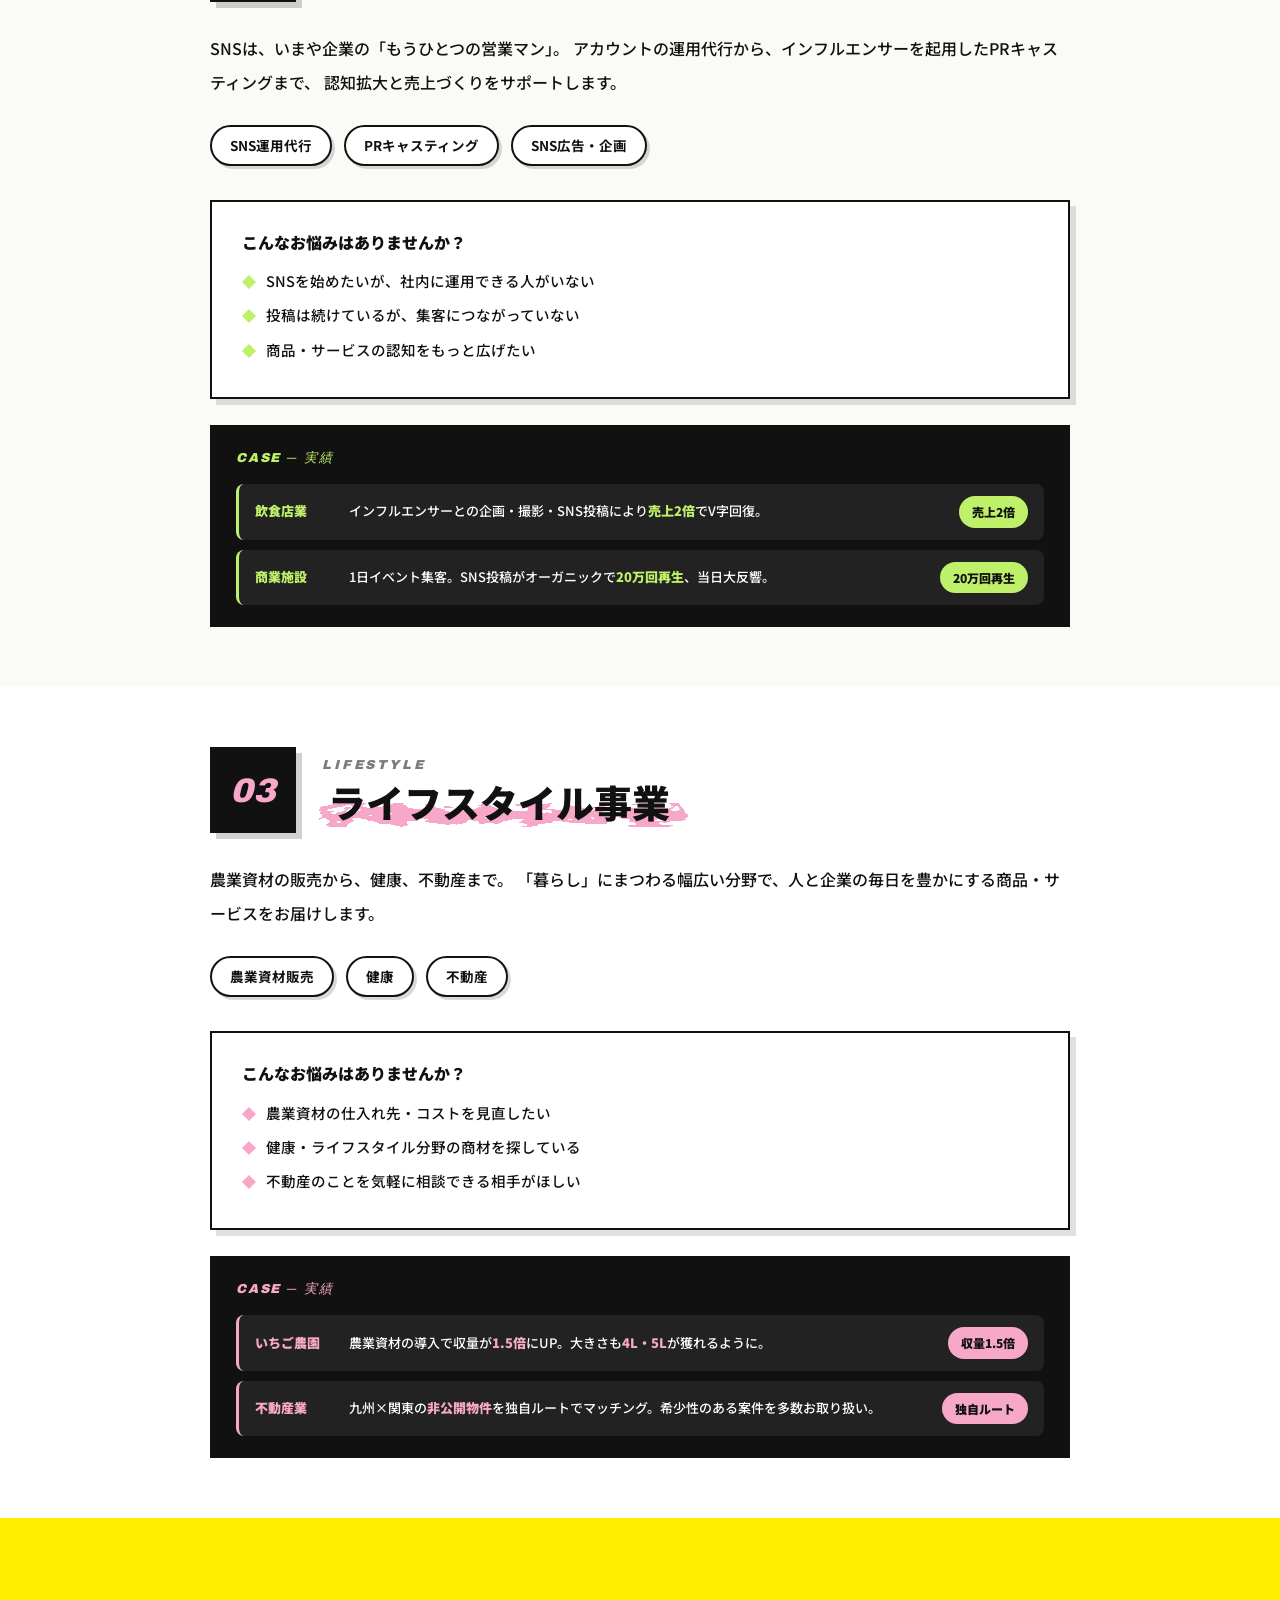
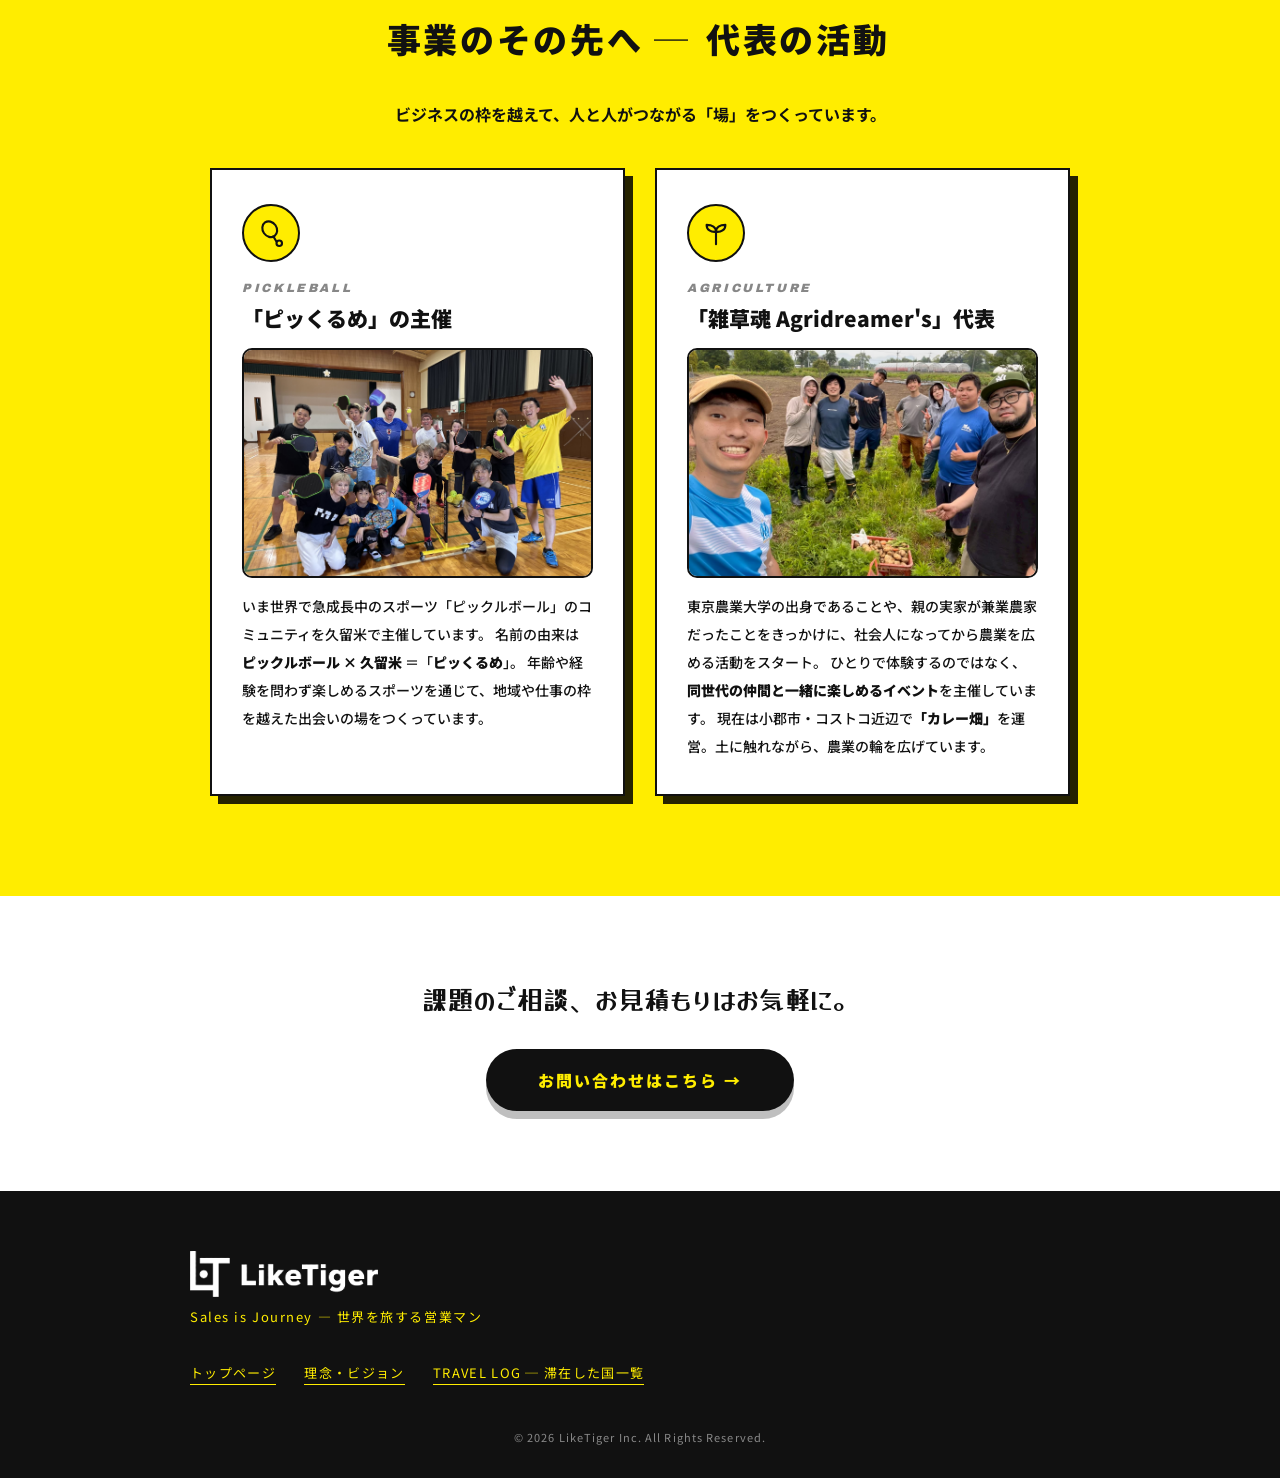
<file: business.html>
<!DOCTYPE html>
<html lang="ja">
<head>
  <meta charset="UTF-8">
  <meta name="viewport" content="width=device-width, initial-scale=1.0">
  <title>事業内容｜株式会社LikeTiger — Sales is Journey</title>
  <meta name="description" content="株式会社LikeTigerの事業内容。法人コスト削減・SNSマーケティング・ライフスタイルの3つの事業で、企業の課題解決と価値の最大化をサポートします。">
  <link rel="icon" type="image/png" href="images/favicon.png">
  <link rel="preconnect" href="https://fonts.googleapis.com">
  <link rel="preconnect" href="https://fonts.gstatic.com" crossorigin>
  <link href="https://fonts.googleapis.com/css2?family=Archivo+Black&family=Caveat:wght@600;700&family=Noto+Sans+JP:wght@400;500;700;900&family=Reggae+One&family=Yusei+Magic&family=Zen+Kaku+Gothic+New:wght@500;700;900&display=swap" rel="stylesheet">
  <link rel="stylesheet" href="css/style.css">
  <link rel="stylesheet" href="css/philosophy.css">
  <link rel="stylesheet" href="css/business.css">
</head>
<body>

<!-- ============ ヒーロー ============ -->
<section class="ph-hero">
  <span class="section-tag">事業内容</span>

  <nav class="site-nav">
    <a href="index.html">トップへ戻る</a>
    <a href="philosophy.html">理念・ビジョン</a>
    <a href="index.html#profile">代表ご挨拶</a>
    <a href="countries.html">TRAVEL LOG</a>
    <a href="index.html#contact" class="site-nav__cta">お問い合わせ</a>
  </nav>

  <div class="ph-hero__inner reveal">
    <p class="ph-label">BUSINESS ─ 事業内容</p>
    <h1 class="ph-hero__title"><i class="white-brush" aria-hidden="true"></i>3つの事業</h1>
    <p class="ph-hero__sub">コストを削減し、価値を最大化する。</p>
    <p class="ph-hero__copy">
      LikeTigerは「法人コスト削減」「SNSマーケティング」「ライフスタイル」の3つの事業で、<br>
      企業と人の課題に向き合います。ヒアリングからご提案・実行まで、一貫して伴走します。
    </p>
  </div>

  <svg class="ph-hero__route" viewBox="0 0 600 160" fill="none" aria-hidden="true">
    <path d="M10,140 C150,30 320,120 440,50 C500,15 560,40 590,18" stroke="#111" stroke-width="3" stroke-dasharray="2 12" stroke-linecap="round"/>
  </svg>
  <svg class="ph-hero__jet" viewBox="0 0 200 90" aria-hidden="true"><use href="#jet-shape"/></svg>
</section>

<!-- ============ 事業01：法人コスト削減 ============ -->
<section class="biz biz--cyan">
  <div class="biz__inner">
    <header class="biz__head reveal">
      <span class="biz__num">01</span>
      <div>
        <p class="biz__en">COST REDUCTION</p>
        <h2 class="biz__title">法人コスト削減事業</h2>
      </div>
    </header>
    <p class="biz__lead reveal">
      「気づかないうちに払いすぎているコスト」を見える化し、設備からAI活用まで徹底削減。<br>
      ヒアリングから比較・導入・フォローまで、ワンストップで対応します。
    </p>
    <ul class="biz__tags reveal" aria-label="取扱いサービス">
      <li>AI活用支援</li>
      <li>複合機</li>
      <li>エレベーター</li>
      <li>各種固定費の見直し</li>
    </ul>
    <div class="biz__points reveal">
      <h3 class="biz__points-title">こんなお悩みはありませんか？</h3>
      <ul>
        <li>毎月の印刷コスト・保守費用が高い気がする</li>
        <li>設備の契約を何年も見直していない</li>
        <li>AIを業務に取り入れたいが、何から始めればいいか分からない</li>
      </ul>
    </div>
    <div class="biz__case reveal">
      <span class="biz__case-label">CASE ─ 実績</span>
      <ul class="case-list">
        <li class="case">
          <span class="case__cat">運送業</span>
          <p class="case__text">複合機 1台　<b>29万円 → 15万円</b>／年</p>
          <span class="case__badge">55%削減</span>
        </li>
        <li class="case">
          <span class="case__cat">ホテル業</span>
          <p class="case__text">エレベーター5基　<b>114万円 → 81万円</b>／年</p>
          <span class="case__badge">40%削減</span>
        </li>
        <li class="case">
          <span class="case__cat">AI研修</span>
          <p class="case__text">正社員の業務を<b>1日1時間</b>削減＝<b>月20時間以上</b>の効率化。<b>1人あたり月4万円</b>のコスト削減を実現。</p>
          <span class="case__badge">月4万円/人 削減</span>
        </li>
      </ul>
    </div>
  </div>
</section>

<!-- ============ 事業02：SNSマーケティング ============ -->
<section class="biz biz--lime">
  <div class="biz__inner">
    <header class="biz__head reveal">
      <span class="biz__num">02</span>
      <div>
        <p class="biz__en">SNS MARKETING</p>
        <h2 class="biz__title">SNSマーケティング事業</h2>
      </div>
    </header>
    <p class="biz__lead reveal">
      SNSは、いまや企業の「もうひとつの営業マン」。
      アカウントの運用代行から、インフルエンサーを起用したPRキャスティングまで、
      認知拡大と売上づくりをサポートします。
    </p>
    <ul class="biz__tags reveal" aria-label="取扱いサービス">
      <li>SNS運用代行</li>
      <li>PRキャスティング</li>
      <li>SNS広告・企画</li>
    </ul>
    <div class="biz__points reveal">
      <h3 class="biz__points-title">こんなお悩みはありませんか？</h3>
      <ul>
        <li>SNSを始めたいが、社内に運用できる人がいない</li>
        <li>投稿は続けているが、集客につながっていない</li>
        <li>商品・サービスの認知をもっと広げたい</li>
      </ul>
    </div>
    <div class="biz__case reveal">
      <span class="biz__case-label">CASE ─ 実績</span>
      <ul class="case-list">
        <li class="case">
          <span class="case__cat">飲食店業</span>
          <p class="case__text">インフルエンサーとの企画・撮影・SNS投稿により<b>売上2倍</b>でV字回復。</p>
          <span class="case__badge">売上2倍</span>
        </li>
        <li class="case">
          <span class="case__cat">商業施設</span>
          <p class="case__text">1日イベント集客。SNS投稿がオーガニックで<b>20万回再生</b>、当日大反響。</p>
          <span class="case__badge">20万回再生</span>
        </li>
      </ul>
    </div>
  </div>
</section>

<!-- ============ 事業03：ライフスタイル ============ -->
<section class="biz biz--pink">
  <div class="biz__inner">
    <header class="biz__head reveal">
      <span class="biz__num">03</span>
      <div>
        <p class="biz__en">LIFESTYLE</p>
        <h2 class="biz__title">ライフスタイル事業</h2>
      </div>
    </header>
    <p class="biz__lead reveal">
      農業資材の販売から、健康、不動産まで。
      「暮らし」にまつわる幅広い分野で、人と企業の毎日を豊かにする商品・サービスをお届けします。
    </p>
    <ul class="biz__tags reveal" aria-label="取扱いサービス">
      <li>農業資材販売</li>
      <li>健康</li>
      <li>不動産</li>
    </ul>
    <div class="biz__points reveal">
      <h3 class="biz__points-title">こんなお悩みはありませんか？</h3>
      <ul>
        <li>農業資材の仕入れ先・コストを見直したい</li>
        <li>健康・ライフスタイル分野の商材を探している</li>
        <li>不動産のことを気軽に相談できる相手がほしい</li>
      </ul>
    </div>
    <div class="biz__case reveal">
      <span class="biz__case-label">CASE ─ 実績</span>
      <ul class="case-list">
        <li class="case">
          <span class="case__cat">いちご農園</span>
          <p class="case__text">農業資材の導入で収量が<b>1.5倍</b>にUP。大きさも<b>4L・5L</b>が獲れるように。</p>
          <span class="case__badge">収量1.5倍</span>
        </li>
        <li class="case">
          <span class="case__cat">不動産業</span>
          <p class="case__text">九州×関東の<b>非公開物件</b>を独自ルートでマッチング。希少性のある案件を多数お取り扱い。</p>
          <span class="case__badge">独自ルート</span>
        </li>
      </ul>
    </div>
  </div>
</section>

<!-- ============ 代表の活動（ピックルボール・農業団体）============ -->
<section class="activity">
  <h2 class="ph-heading reveal">事業のその先へ ─ <span>代表の活動</span></h2>
  <p class="activity__lead reveal">ビジネスの枠を越えて、人と人がつながる「場」をつくっています。</p>
  <div class="activity__grid">
    <article class="activity-card reveal">
      <span class="activity-card__icon"><svg class="ic" aria-hidden="true"><use href="#ic-pickle"/></svg></span>
      <p class="activity-card__en">PICKLEBALL</p>
      <h3 class="activity-card__title">「ピッくるめ」の主催</h3>
      <img class="activity-card__photo" src="images/pickleball.jpg" alt="ピックルボール『ピッくるめ』の活動風景">
      <p class="activity-card__text">
        いま世界で急成長中のスポーツ「ピックルボール」のコミュニティを久留米で主催しています。
        名前の由来は <b>ピックルボール × 久留米</b> ＝「<b>ピッくるめ</b>」。
        年齢や経験を問わず楽しめるスポーツを通じて、地域や仕事の枠を越えた出会いの場をつくっています。
      </p>
    </article>
    <article class="activity-card reveal reveal--delay1">
      <span class="activity-card__icon"><svg class="ic" aria-hidden="true"><use href="#ic-sprout"/></svg></span>
      <p class="activity-card__en">AGRICULTURE</p>
      <h3 class="activity-card__title">「雑草魂 Agridreamer's」代表</h3>
      <img class="activity-card__photo" src="images/curry-field.jpg" alt="雑草魂Agridreamer'sが運営するカレー畑の活動風景">
      <p class="activity-card__text">
        東京農業大学の出身であることや、親の実家が兼業農家だったことをきっかけに、社会人になってから農業を広める活動をスタート。
        ひとりで体験するのではなく、<b>同世代の仲間と一緒に楽しめるイベント</b>を主催しています。
        現在は小郡市・コストコ近辺で<b>「カレー畑」</b>を運営。土に触れながら、農業の輪を広げています。
      </p>
    </article>
  </div>
</section>

<!-- ============ CTA ============ -->
<section class="ph-cta">
  <p class="ph-cta__copy">課題のご相談、お見積もりはお気軽に。</p>
  <a class="ph-cta__btn" href="index.html#contact">お問い合わせはこちら <span aria-hidden="true">&#8594;</span></a>
</section>

<!-- ============ フッター ============ -->
<footer class="footer">
  <div class="footer__inner">
    <p class="footer__logo"><img class="footer__official" src="images/logo-footer-white.png" alt="株式会社LikeTiger"></p>
    <p class="footer__concept">Sales is Journey — 世界を旅する営業マン</p>
    <p class="footer__links"><a href="index.html">トップページ</a>　　<a href="philosophy.html">理念・ビジョン</a>　　<a href="countries.html">TRAVEL LOG ─ 滞在した国一覧</a></p>
    <p class="footer__copyright">&copy; 2026 LikeTiger Inc. All Rights Reserved.</p>
  </div>
</footer>

<!-- 共通パーツ（フィルター・アイコン） -->
<svg width="0" height="0" style="position:absolute" aria-hidden="true">
  <defs>
    <filter id="rough" x="-10%" y="-10%" width="120%" height="120%">
      <feTurbulence type="fractalNoise" baseFrequency="0.9" numOctaves="2" result="n"/>
      <feDisplacementMap in="SourceGraphic" in2="n" scale="6"/>
    </filter>
    <filter id="brush-edge" x="-25%" y="-25%" width="150%" height="150%">
      <feTurbulence type="fractalNoise" baseFrequency="0.035 0.12" numOctaves="3" result="n"/>
      <feDisplacementMap in="SourceGraphic" in2="n" scale="30"/>
    </filter>
    <!-- 旅客機シルエット（上面図・JAL/ANA風） 2026-07-08 -->
    <g id="jet-shape" fill="#111" stroke="none">
      <path d="
        M186,45
        L162,40 L112,42
        L60,20 L48,22 L82,44
        L34,44 L22,36 L14,38 L26,45
        L14,52 L22,54 L34,46
        L82,46 L48,68 L60,70 L112,48
        L162,50 L186,45 Z"/>
    </g>
    <!-- ピックルボール（パドルとボール） -->
    <symbol id="ic-pickle" viewBox="0 0 24 24">
      <ellipse cx="11" cy="9" rx="5.6" ry="6.6" transform="rotate(-35 11 9)"/>
      <path d="M13.8,14.6 L16.2,18.6"/>
      <circle cx="18.6" cy="20.2" r="2.2"/>
    </symbol>
    <symbol id="ic-sprout" viewBox="0 0 24 24">
      <path d="M12,21V11"/>
      <path d="M12,11 C12,7.5 9,5.5 4.5,5.5 C4.5,9.5 8,11.5 12,11 Z"/>
      <path d="M12,11 C12,7.5 15,5.5 19.5,5.5 C19.5,9.5 16,11.5 12,11 Z"/>
    </symbol>
  </defs>
</svg>

<script src="js/main.js"></script>
</body>
</html>
</file>
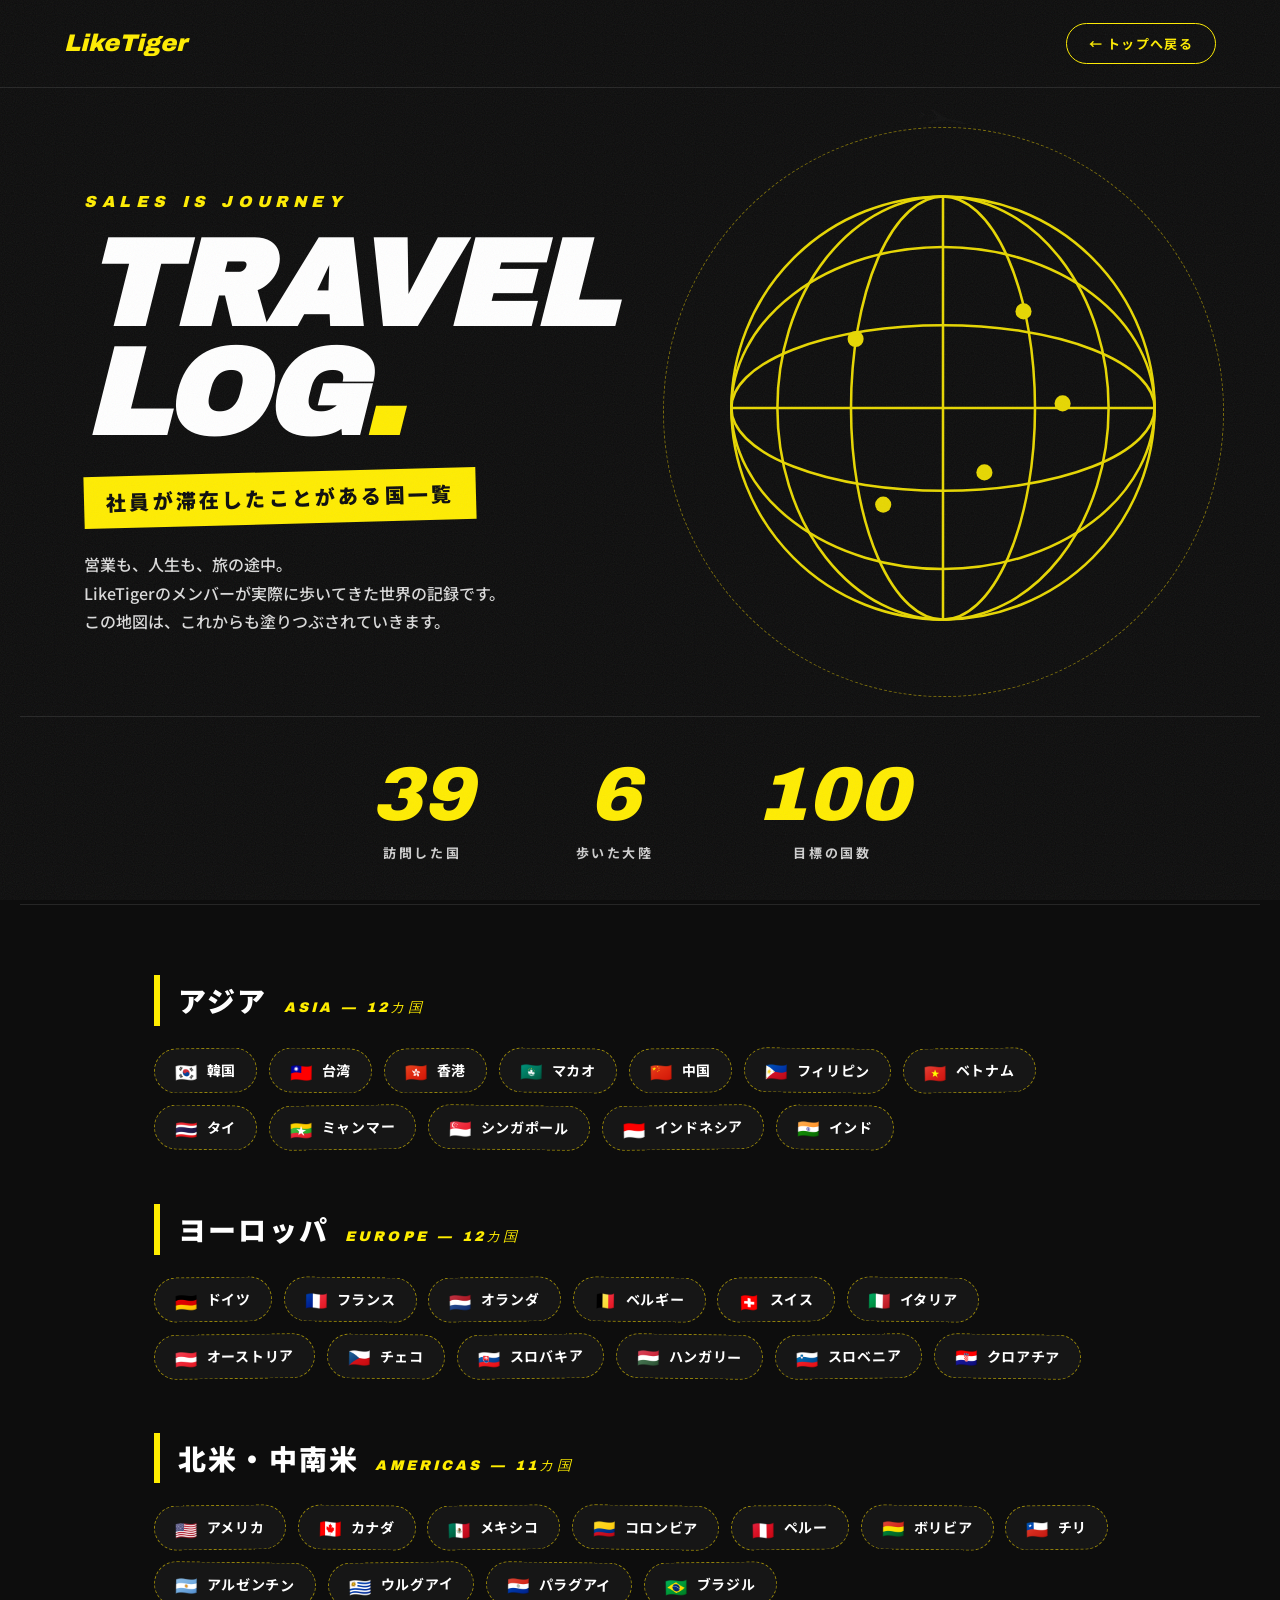
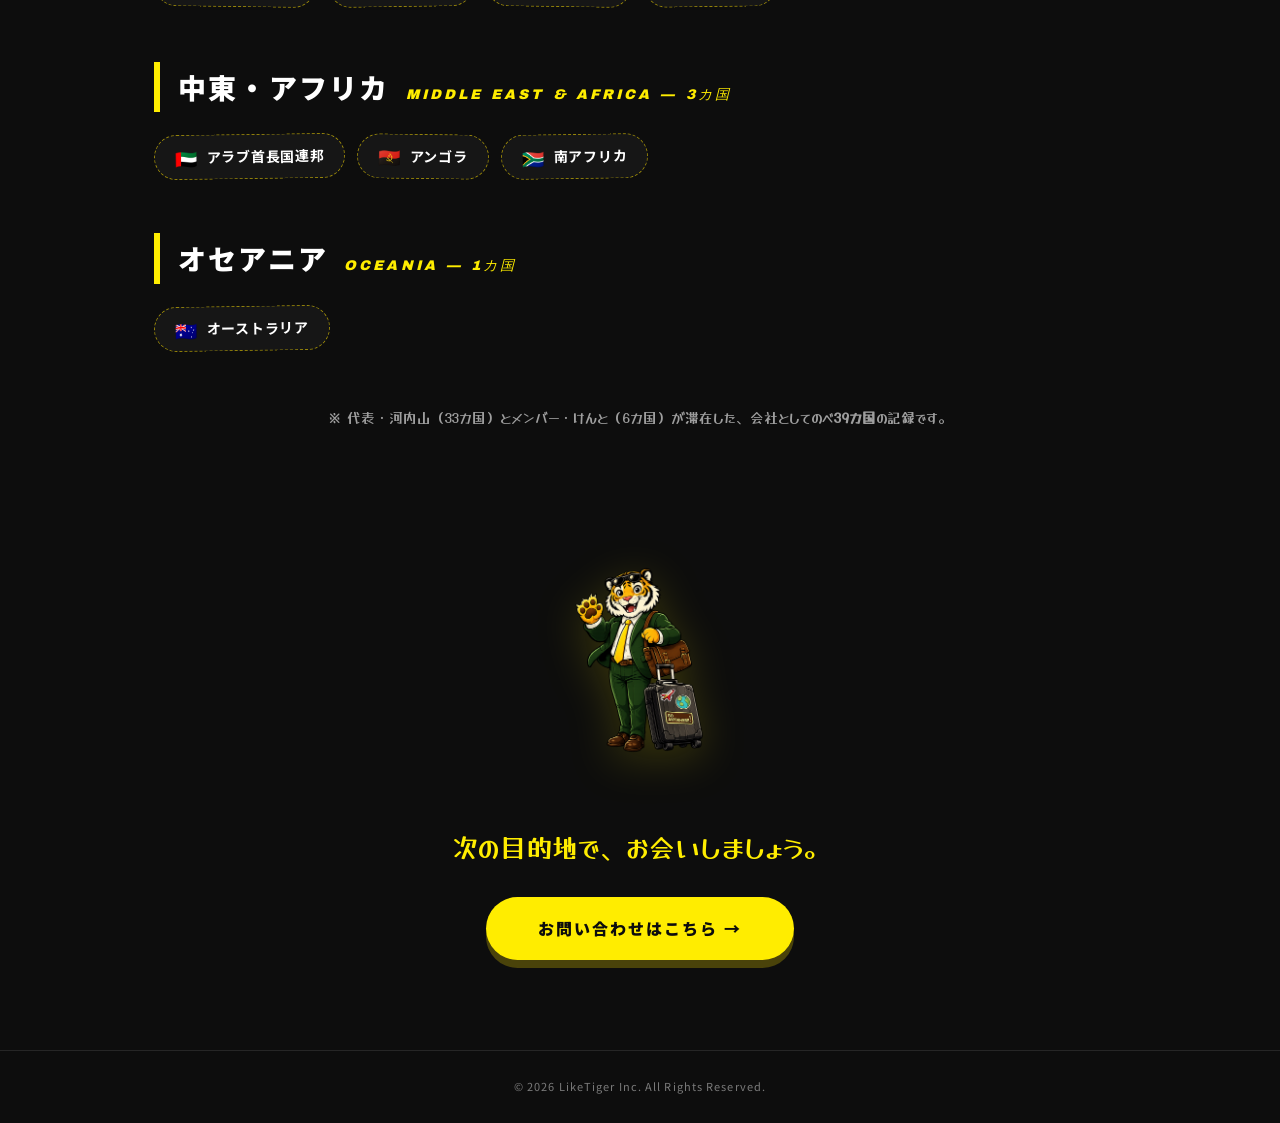
<file: countries.html>
<!DOCTYPE html>
<html lang="ja">
<head>
  <meta charset="UTF-8">
  <meta name="viewport" content="width=device-width, initial-scale=1.0">
  <title>TRAVEL LOG｜社員が滞在した国一覧 — 株式会社LikeTiger</title>
  <meta name="description" content="株式会社LikeTigerのメンバーが実際に滞在したことがある世界の国一覧。営業も、人生も、旅の途中。">
  <link rel="icon" type="image/png" href="images/favicon.png">
  <link rel="preconnect" href="https://fonts.googleapis.com">
  <link rel="preconnect" href="https://fonts.gstatic.com" crossorigin>
  <link href="https://fonts.googleapis.com/css2?family=Archivo+Black&family=Caveat:wght@600;700&family=Noto+Sans+JP:wght@400;500;700;900&family=Yusei+Magic&family=Zen+Kaku+Gothic+New:wght@500;700;900&display=swap" rel="stylesheet">
  <link rel="stylesheet" href="css/countries.css">
</head>
<body>

<header class="tl-header">
  <a class="tl-header__logo" href="index.html">Like<span>Tiger</span></a>
  <a class="tl-header__back" href="index.html"><span aria-hidden="true">&#8592;</span> トップへ戻る</a>
</header>

<!-- ============ ヒーロー：地球儀と飛行機 ============ -->
<section class="tl-hero">
  <div class="tl-hero__text">
    <p class="tl-hero__eyebrow">SALES IS JOURNEY</p>
    <h1 class="tl-hero__title">TRAVEL<br>LOG<span class="tl-hero__dot">.</span></h1>
    <p class="tl-hero__sub">社員が滞在したことがある国一覧</p>
    <p class="tl-hero__copy">
      営業も、人生も、旅の途中。<br>
      LikeTigerのメンバーが実際に歩いてきた世界の記録です。<br>
      この地図は、これからも塗りつぶされていきます。
    </p>
  </div>

  <div class="tl-globe-wrap" aria-hidden="true">
    <svg class="tl-globe" viewBox="0 0 200 200" fill="none">
      <circle cx="100" cy="100" r="92"/>
      <ellipse cx="100" cy="100" rx="40" ry="92"/>
      <ellipse cx="100" cy="100" rx="72" ry="92"/>
      <ellipse cx="100" cy="100" rx="92" ry="36"/>
      <ellipse cx="100" cy="100" rx="92" ry="70"/>
      <path d="M8,100 H192 M100,8 V192"/>
      <!-- 訪れた場所の光 -->
      <circle class="tl-pin tl-pin--1" cx="62" cy="70" r="3.5"/>
      <circle class="tl-pin tl-pin--2" cx="135" cy="58" r="3.5"/>
      <circle class="tl-pin tl-pin--3" cx="118" cy="128" r="3.5"/>
      <circle class="tl-pin tl-pin--4" cx="74" cy="142" r="3.5"/>
      <circle class="tl-pin tl-pin--5" cx="152" cy="98" r="3.5"/>
    </svg>
    <div class="tl-orbit">
      <svg class="tl-orbit__plane" viewBox="0 0 200 90"><use href="#jet-shape"/></svg>
    </div>
  </div>
</section>

<!-- ============ 数字 ============ -->
<section class="tl-stats">
  <div class="tl-stat">
    <span class="tl-stat__num">39</span>
    <span class="tl-stat__label">訪問した国</span>
  </div>
  <div class="tl-stat">
    <span class="tl-stat__num">6</span>
    <span class="tl-stat__label">歩いた大陸</span>
  </div>
  <div class="tl-stat">
    <span class="tl-stat__num">100</span>
    <span class="tl-stat__label">目標の国数</span>
  </div>
</section>

<!-- ============ 国一覧 ============ -->
<main class="tl-regions">

  <section class="tl-region">
    <h2 class="tl-region__title">アジア<span>ASIA — 12カ国</span></h2>
    <ul class="tl-chips">
      <li class="tl-chip"><span class="tl-chip__flag">&#x1F1F0;&#x1F1F7;</span>韓国</li>
      <li class="tl-chip"><span class="tl-chip__flag">&#x1F1F9;&#x1F1FC;</span>台湾</li>
      <li class="tl-chip"><span class="tl-chip__flag">&#x1F1ED;&#x1F1F0;</span>香港</li>
      <li class="tl-chip"><span class="tl-chip__flag">&#x1F1F2;&#x1F1F4;</span>マカオ</li>
      <li class="tl-chip"><span class="tl-chip__flag">&#x1F1E8;&#x1F1F3;</span>中国</li>
      <li class="tl-chip"><span class="tl-chip__flag">&#x1F1F5;&#x1F1ED;</span>フィリピン</li>
      <li class="tl-chip"><span class="tl-chip__flag">&#x1F1FB;&#x1F1F3;</span>ベトナム</li>
      <li class="tl-chip"><span class="tl-chip__flag">&#x1F1F9;&#x1F1ED;</span>タイ</li>
      <li class="tl-chip"><span class="tl-chip__flag">&#x1F1F2;&#x1F1F2;</span>ミャンマー</li>
      <li class="tl-chip"><span class="tl-chip__flag">&#x1F1F8;&#x1F1EC;</span>シンガポール</li>
      <li class="tl-chip"><span class="tl-chip__flag">&#x1F1EE;&#x1F1E9;</span>インドネシア</li>
      <li class="tl-chip"><span class="tl-chip__flag">&#x1F1EE;&#x1F1F3;</span>インド</li>
    </ul>
  </section>

  <section class="tl-region">
    <h2 class="tl-region__title">ヨーロッパ<span>EUROPE — 12カ国</span></h2>
    <ul class="tl-chips">
      <li class="tl-chip"><span class="tl-chip__flag">&#x1F1E9;&#x1F1EA;</span>ドイツ</li>
      <li class="tl-chip"><span class="tl-chip__flag">&#x1F1EB;&#x1F1F7;</span>フランス</li>
      <li class="tl-chip"><span class="tl-chip__flag">&#x1F1F3;&#x1F1F1;</span>オランダ</li>
      <li class="tl-chip"><span class="tl-chip__flag">&#x1F1E7;&#x1F1EA;</span>ベルギー</li>
      <li class="tl-chip"><span class="tl-chip__flag">&#x1F1E8;&#x1F1ED;</span>スイス</li>
      <li class="tl-chip"><span class="tl-chip__flag">&#x1F1EE;&#x1F1F9;</span>イタリア</li>
      <li class="tl-chip"><span class="tl-chip__flag">&#x1F1E6;&#x1F1F9;</span>オーストリア</li>
      <li class="tl-chip"><span class="tl-chip__flag">&#x1F1E8;&#x1F1FF;</span>チェコ</li>
      <li class="tl-chip"><span class="tl-chip__flag">&#x1F1F8;&#x1F1F0;</span>スロバキア</li>
      <li class="tl-chip"><span class="tl-chip__flag">&#x1F1ED;&#x1F1FA;</span>ハンガリー</li>
      <li class="tl-chip"><span class="tl-chip__flag">&#x1F1F8;&#x1F1EE;</span>スロベニア</li>
      <li class="tl-chip"><span class="tl-chip__flag">&#x1F1ED;&#x1F1F7;</span>クロアチア</li>
    </ul>
  </section>

  <section class="tl-region">
    <h2 class="tl-region__title">北米・中南米<span>AMERICAS — 11カ国</span></h2>
    <ul class="tl-chips">
      <li class="tl-chip"><span class="tl-chip__flag">&#x1F1FA;&#x1F1F8;</span>アメリカ</li>
      <li class="tl-chip"><span class="tl-chip__flag">&#x1F1E8;&#x1F1E6;</span>カナダ</li>
      <li class="tl-chip"><span class="tl-chip__flag">&#x1F1F2;&#x1F1FD;</span>メキシコ</li>
      <li class="tl-chip"><span class="tl-chip__flag">&#x1F1E8;&#x1F1F4;</span>コロンビア</li>
      <li class="tl-chip"><span class="tl-chip__flag">&#x1F1F5;&#x1F1EA;</span>ペルー</li>
      <li class="tl-chip"><span class="tl-chip__flag">&#x1F1E7;&#x1F1F4;</span>ボリビア</li>
      <li class="tl-chip"><span class="tl-chip__flag">&#x1F1E8;&#x1F1F1;</span>チリ</li>
      <li class="tl-chip"><span class="tl-chip__flag">&#x1F1E6;&#x1F1F7;</span>アルゼンチン</li>
      <li class="tl-chip"><span class="tl-chip__flag">&#x1F1FA;&#x1F1FE;</span>ウルグアイ</li>
      <li class="tl-chip"><span class="tl-chip__flag">&#x1F1F5;&#x1F1FE;</span>パラグアイ</li>
      <li class="tl-chip"><span class="tl-chip__flag">&#x1F1E7;&#x1F1F7;</span>ブラジル</li>
    </ul>
  </section>

  <section class="tl-region">
    <h2 class="tl-region__title">中東・アフリカ<span>MIDDLE EAST &amp; AFRICA — 3カ国</span></h2>
    <ul class="tl-chips">
      <li class="tl-chip"><span class="tl-chip__flag">&#x1F1E6;&#x1F1EA;</span>アラブ首長国連邦</li>
      <li class="tl-chip"><span class="tl-chip__flag">&#x1F1E6;&#x1F1F4;</span>アンゴラ</li>
      <li class="tl-chip"><span class="tl-chip__flag">&#x1F1FF;&#x1F1E6;</span>南アフリカ</li>
    </ul>
  </section>

  <section class="tl-region">
    <h2 class="tl-region__title">オセアニア<span>OCEANIA — 1カ国</span></h2>
    <ul class="tl-chips">
      <li class="tl-chip"><span class="tl-chip__flag">&#x1F1E6;&#x1F1FA;</span>オーストラリア</li>
    </ul>
  </section>

  <p class="tl-note">※ 代表・河内山（33カ国）とメンバー・けんと（6カ国）が滞在した、会社としてのべ<strong>39カ国</strong>の記録です。</p>
</main>

<!-- ============ CTA ============ -->
<section class="tl-cta">
  <img class="tl-raita" src="images/raita.png" alt="LikeTiger公式キャラクター らい太くん">
  <p class="tl-cta__copy">次の目的地で、お会いしましょう。</p>
  <a class="tl-cta__btn" href="index.html#contact">お問い合わせはこちら <span aria-hidden="true">&#8594;</span></a>
</section>

<footer class="tl-footer">
  <p>&copy; 2026 LikeTiger Inc. All Rights Reserved.</p>
</footer>

<!-- ============ 旅行記モーダル ============ -->
<div class="tl-modal" id="tlModal" aria-hidden="true">
  <div class="tl-modal__overlay" data-close></div>
  <div class="tl-modal__card" role="dialog" aria-modal="true" aria-labelledby="tlModalTitle">
    <button class="tl-modal__close" data-close aria-label="閉じる">&times;</button>

    <div class="tl-modal__stamp" id="tlModalFlag" aria-hidden="true">&#x1F30F;</div>
    <p class="tl-modal__author" id="tlModalAuthor"></p>
    <h3 class="tl-modal__title" id="tlModalTitle"></h3>

    <div class="tl-modal__body">
      <p class="tl-modal__story" id="tlModalStory"></p>

      <div class="tl-modal__block" id="tlModalSpotsBlock">
        <h4 class="tl-modal__label">おすすめスポット</h4>
        <ul class="tl-modal__list" id="tlModalSpots"></ul>
      </div>

      <div class="tl-modal__block" id="tlModalFoodBlock">
        <h4 class="tl-modal__label">食べておきたい</h4>
        <ul class="tl-modal__list" id="tlModalFood"></ul>
      </div>

      <div class="tl-modal__block" id="tlModalTipBlock">
        <h4 class="tl-modal__label">営業マンからの一言</h4>
        <p class="tl-modal__tip" id="tlModalTip"></p>
      </div>
    </div>
  </div>
</div>

<script src="js/countries.js"></script>

<!-- 共通パーツ -->
<svg width="0" height="0" style="position:absolute" aria-hidden="true">
  <defs>
    <!-- 旅客機シルエット（上面図・JAL/ANA風） 2026-07-08 -->
    <g id="jet-shape" fill="#111" stroke="none">
      <path d="
        M186,45
        L162,40 L112,42
        L60,20 L48,22 L82,44
        L34,44 L22,36 L14,38 L26,45
        L14,52 L22,54 L34,46
        L82,46 L48,68 L60,70 L112,48
        L162,50 L186,45 Z"/>
    </g>
  </defs>
</svg>

</body>
</html>
</file>
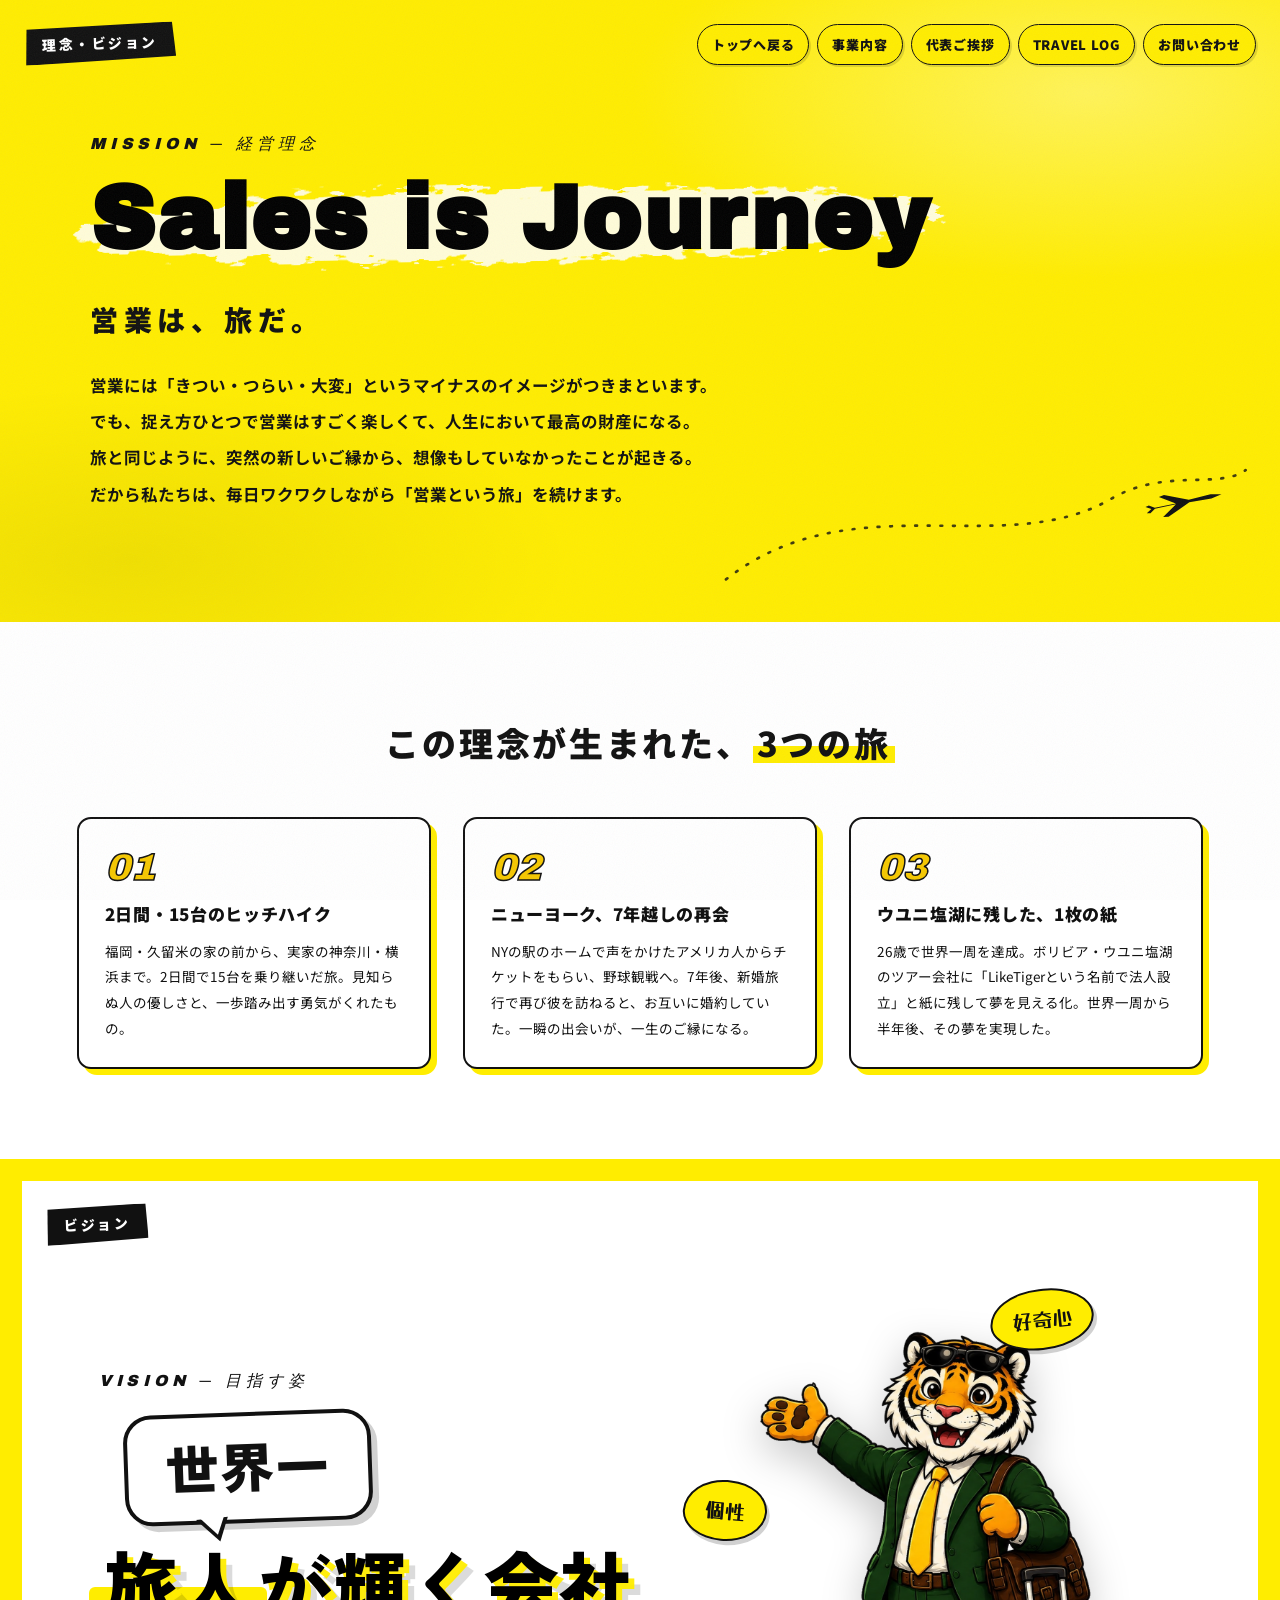
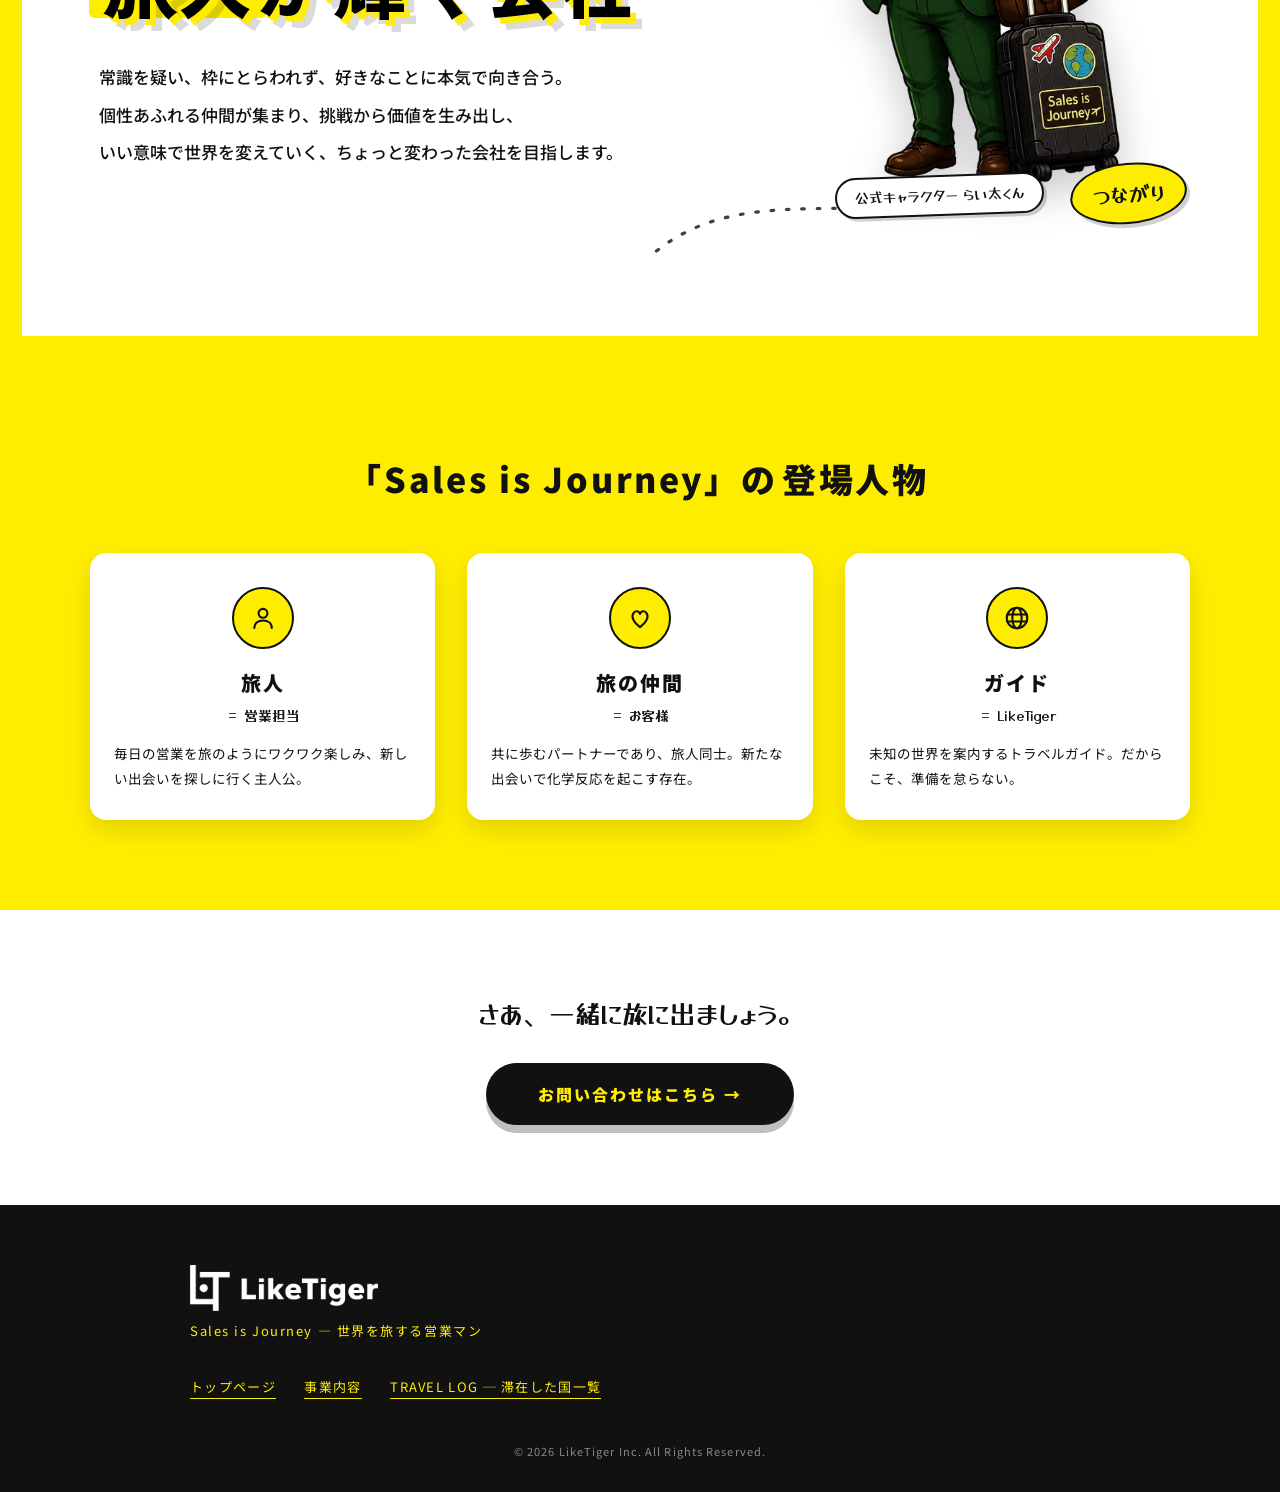
<file: philosophy.html>
<!DOCTYPE html>
<html lang="ja">
<head>
  <meta charset="UTF-8">
  <meta name="viewport" content="width=device-width, initial-scale=1.0">
  <title>理念・ビジョン｜株式会社LikeTiger — Sales is Journey</title>
  <meta name="description" content="株式会社LikeTigerの経営理念「Sales is Journey」とビジョン「世界一 旅人が輝く会社」。営業は旅。捉え方ひとつで、人生最高の財産になる。">
  <link rel="icon" type="image/png" href="images/favicon.png">
  <link rel="preconnect" href="https://fonts.googleapis.com">
  <link rel="preconnect" href="https://fonts.gstatic.com" crossorigin>
  <link href="https://fonts.googleapis.com/css2?family=Archivo+Black&family=Caveat:wght@600;700&family=Noto+Sans+JP:wght@400;500;700;900&family=Reggae+One&family=Yusei+Magic&family=Zen+Kaku+Gothic+New:wght@500;700;900&display=swap" rel="stylesheet">
  <link rel="stylesheet" href="css/style.css">
  <link rel="stylesheet" href="css/philosophy.css">
</head>
<body>

<!-- ============ 理念（MISSION）============ -->
<section class="ph-hero">
  <span class="section-tag">理念・ビジョン</span>

  <nav class="site-nav">
    <a href="index.html">トップへ戻る</a>
    <a href="business.html">事業内容</a>
    <a href="index.html#profile">代表ご挨拶</a>
    <a href="countries.html">TRAVEL LOG</a>
    <a href="index.html#contact" class="site-nav__cta">お問い合わせ</a>
  </nav>

  <div class="ph-hero__inner reveal">
    <p class="ph-label">MISSION ─ 経営理念</p>
    <h1 class="ph-hero__title"><i class="white-brush" aria-hidden="true"></i>Sales is Journey</h1>
    <p class="ph-hero__sub">営業は、旅だ。</p>
    <p class="ph-hero__copy">
      営業には「きつい・つらい・大変」というマイナスのイメージがつきまといます。<br>
      でも、捉え方ひとつで営業はすごく楽しくて、人生において最高の財産になる。<br>
      旅と同じように、突然の新しいご縁から、想像もしていなかったことが起きる。<br>
      だから私たちは、毎日ワクワクしながら「営業という旅」を続けます。
    </p>
  </div>

  <svg class="ph-hero__route" viewBox="0 0 600 160" fill="none" aria-hidden="true">
    <path d="M10,140 C150,30 320,120 440,50 C500,15 560,40 590,18" stroke="#111" stroke-width="3" stroke-dasharray="2 12" stroke-linecap="round"/>
  </svg>
  <svg class="ph-hero__jet" viewBox="0 0 200 90" aria-hidden="true"><use href="#jet-shape"/></svg>
</section>

<!-- ============ 代表の旅のエピソード ============ -->
<section class="ph-episodes">
  <h2 class="ph-heading reveal">この理念が生まれた、<span>3つの旅</span></h2>
  <div class="ph-episodes__grid">
    <article class="episode reveal">
      <span class="episode__num">01</span>
      <h3 class="episode__title">2日間・15台のヒッチハイク</h3>
      <p class="episode__text">福岡・久留米の家の前から、実家の神奈川・横浜まで。2日間で15台を乗り継いだ旅。見知らぬ人の優しさと、一歩踏み出す勇気がくれたもの。</p>
    </article>
    <article class="episode reveal reveal--delay1">
      <span class="episode__num">02</span>
      <h3 class="episode__title">ニューヨーク、7年越しの再会</h3>
      <p class="episode__text">NYの駅のホームで声をかけたアメリカ人からチケットをもらい、野球観戦へ。7年後、新婚旅行で再び彼を訪ねると、お互いに婚約していた。一瞬の出会いが、一生のご縁になる。</p>
    </article>
    <article class="episode reveal reveal--delay2">
      <span class="episode__num">03</span>
      <h3 class="episode__title">ウユニ塩湖に残した、1枚の紙</h3>
      <p class="episode__text">26歳で世界一周を達成。ボリビア・ウユニ塩湖のツアー会社に「LikeTigerという名前で法人設立」と紙に残して夢を見える化。世界一周から半年後、その夢を実現した。</p>
    </article>
  </div>
</section>

<!-- ============ ビジョン（VISION）============ -->
<section class="vision" id="vision">
  <div class="vision__frame">
    <span class="section-tag">ビジョン</span>

    <div class="vision__inner">
      <div class="vision__text reveal">
        <p class="ph-label">VISION ─ 目指す姿</p>
        <h2 class="vision__title">
          <span class="vision__bubble">世界一</span>
          <span class="vision__main"><span class="vision__main-accent">旅人</span>が輝く会社</span>
        </h2>
        <p class="vision__copy">
          常識を疑い、枠にとらわれず、好きなことに本気で向き合う。<br>
          個性あふれる仲間が集まり、挑戦から価値を生み出し、<br>
          いい意味で世界を変えていく、ちょっと変わった会社を目指します。
        </p>
      </div>

      <div class="vision__visual reveal reveal--delay1">
        <span class="hand-tag hand-tag--1">好奇心</span>
        <span class="hand-tag hand-tag--2">個性</span>
        <span class="hand-tag hand-tag--3">つながり</span>
        <div class="vision__raita">
          <img src="images/raita-guide.png" alt="LikeTiger公式キャラクター らい太くん">
          <span class="vision__raita-label">公式キャラクター らい太くん</span>
        </div>
        <svg class="vision__route" viewBox="0 0 300 80" fill="none" aria-hidden="true">
          <path d="M5,70 C80,10 180,60 295,15" stroke="#111" stroke-width="2.5" stroke-dasharray="2 10" stroke-linecap="round"/>
        </svg>
      </div>
    </div>
  </div>
</section>

<!-- ============ 旅の登場人物 ============ -->
<section class="ph-persona">
  <h2 class="ph-heading reveal">「Sales is Journey」の<span>登場人物</span></h2>
  <div class="ph-persona__grid">
    <div class="persona reveal">
      <span class="persona__icon"><svg class="ic" aria-hidden="true"><use href="#ic-person"/></svg></span>
      <h3 class="persona__title">旅人</h3>
      <p class="persona__role">＝ 営業担当</p>
      <p class="persona__text">毎日の営業を旅のようにワクワク楽しみ、新しい出会いを探しに行く主人公。</p>
    </div>
    <div class="persona reveal reveal--delay1">
      <span class="persona__icon"><svg class="ic" aria-hidden="true"><use href="#ic-health"/></svg></span>
      <h3 class="persona__title">旅の仲間</h3>
      <p class="persona__role">＝ お客様</p>
      <p class="persona__text">共に歩むパートナーであり、旅人同士。新たな出会いで化学反応を起こす存在。</p>
    </div>
    <div class="persona reveal reveal--delay2">
      <span class="persona__icon"><svg class="ic" aria-hidden="true"><use href="#ic-globe"/></svg></span>
      <h3 class="persona__title">ガイド</h3>
      <p class="persona__role">＝ LikeTiger</p>
      <p class="persona__text">未知の世界を案内するトラベルガイド。だからこそ、準備を怠らない。</p>
    </div>
  </div>
</section>

<!-- ============ CTA ============ -->
<section class="ph-cta">
  <p class="ph-cta__copy">さあ、一緒に旅に出ましょう。</p>
  <a class="ph-cta__btn" href="index.html#contact">お問い合わせはこちら <span aria-hidden="true">&#8594;</span></a>
</section>

<!-- ============ フッター ============ -->
<footer class="footer">
  <div class="footer__inner">
    <p class="footer__logo"><img class="footer__official" src="images/logo-footer-white.png" alt="株式会社LikeTiger"></p>
    <p class="footer__concept">Sales is Journey — 世界を旅する営業マン</p>
    <p class="footer__links"><a href="index.html">トップページ</a>　　<a href="business.html">事業内容</a>　　<a href="countries.html">TRAVEL LOG ─ 滞在した国一覧</a></p>
    <p class="footer__copyright">&copy; 2026 LikeTiger Inc. All Rights Reserved.</p>
  </div>
</footer>

<!-- 共通パーツ（フィルター・アイコン） -->
<svg width="0" height="0" style="position:absolute" aria-hidden="true">
  <defs>
    <filter id="rough" x="-10%" y="-10%" width="120%" height="120%">
      <feTurbulence type="fractalNoise" baseFrequency="0.9" numOctaves="2" result="n"/>
      <feDisplacementMap in="SourceGraphic" in2="n" scale="6"/>
    </filter>
    <filter id="brush-edge" x="-25%" y="-25%" width="150%" height="150%">
      <feTurbulence type="fractalNoise" baseFrequency="0.035 0.12" numOctaves="3" result="n"/>
      <feDisplacementMap in="SourceGraphic" in2="n" scale="30"/>
    </filter>
    <!-- 旅客機シルエット（上面図・JAL/ANA風） 2026-07-08 -->
    <g id="jet-shape" fill="#111" stroke="none">
      <path d="
        M186,45
        L162,40 L112,42
        L60,20 L48,22 L82,44
        L34,44 L22,36 L14,38 L26,45
        L14,52 L22,54 L34,46
        L82,46 L48,68 L60,70 L112,48
        L162,50 L186,45 Z"/>
    </g>
    <symbol id="ic-person" viewBox="0 0 24 24">
      <circle cx="12" cy="8" r="3.8"/>
      <path d="M4.5,20.5 c0,-4.2 3.4,-6.3 7.5,-6.3 s7.5,2.1 7.5,6.3"/>
    </symbol>
    <symbol id="ic-health" viewBox="0 0 24 24">
      <path d="M12,19.8 C5.8,15 4.2,10.5 6.6,7.6 C8.6,5.2 11.4,6.2 12,8.6 C12.6,6.2 15.4,5.2 17.4,7.6 C19.8,10.5 18.2,15 12,19.8 Z"/>
    </symbol>
    <symbol id="ic-globe" viewBox="0 0 24 24">
      <circle cx="12" cy="12" r="8.8"/>
      <ellipse cx="12" cy="12" rx="4" ry="8.8"/>
      <path d="M3.6,9 H20.4 M3.6,15 H20.4"/>
    </symbol>
  </defs>
</svg>

<script src="js/main.js"></script>
</body>
</html>
</file>
<file: css/style.css>
/* ============================================================
   株式会社LikeTiger ホームページ
   黄×黒×白 / 旅テーマ「Sales is Journey」
============================================================ */

:root {
  --yellow: #FFED00; /* 会社ロゴの正式カラー */
  --yellow-deep: #F5C800;
  --black: #111111;
  --white: #FFFFFF;
  --gray-photo: #D9D9D9;
  --gray-photo-dark: #BFBFBF;
  --font-jp: "Noto Sans JP", sans-serif;
  --font-en: "Archivo Black", sans-serif;
  --font-script: "Caveat", cursive;
  --font-hand: "Yusei Magic", sans-serif;
  --font-brush: "Reggae One", serif;
  --font-concept: "Yuji Boku", "Reggae One", serif;
}

* { margin: 0; padding: 0; box-sizing: border-box; }

html { scroll-behavior: smooth; }

body {
  font-family: var(--font-jp);
  color: var(--black);
  background: var(--white);
  line-height: 1.8;
  overflow-x: hidden;
  -webkit-font-smoothing: antialiased;
}

img { max-width: 100%; display: block; }
a { color: inherit; }
ul, ol { list-style: none; }

/* 紙のようなざらつき（全体の質感アップ） */
body::after {
  content: "";
  position: fixed;
  inset: 0;
  z-index: 9990;
  pointer-events: none;
  opacity: 0.055;
  background-image: url("data:image/svg+xml,%3Csvg xmlns='http://www.w3.org/2000/svg' width='160' height='160'%3E%3Cfilter id='n'%3E%3CfeTurbulence type='fractalNoise' baseFrequency='0.9' numOctaves='2'/%3E%3C/filter%3E%3Crect width='160' height='160' filter='url(%23n)'/%3E%3C/svg%3E");
}

/* ---------- 共通：線画アイコン ---------- */
.ic {
  fill: none;
  stroke: currentColor;
  stroke-width: 1.8;
  stroke-linecap: round;
  stroke-linejoin: round;
  width: 22px;
  height: 22px;
  flex-shrink: 0;
}

/* ---------- 共通：セクションラベル（左上の黒タグ） ---------- */
.section-tag {
  position: absolute;
  top: 24px;
  left: 24px;
  z-index: 5;
  display: inline-block;
  background: var(--black);
  color: var(--white);
  font-weight: 900;
  font-size: 14px;
  letter-spacing: 0.18em;
  padding: 7px 18px;
  transform: rotate(-2deg);
  clip-path: polygon(2% 8%, 98% 0%, 100% 88%, 1% 100%);
}

/* ---------- 共通：スクロールで現れるアニメーション ---------- */
.reveal {
  opacity: 0;
  transform: translateY(28px);
  transition: opacity 0.8s ease, transform 0.8s ease;
}
.reveal--delay1 { transition-delay: 0.15s; }
.reveal--delay2 { transition-delay: 0.3s; }
.reveal.is-visible { opacity: 1; transform: translateY(0); }

/* ---------- 共通：写真の仮置きエリア ---------- */
.photo {
  position: relative;
  background:
    repeating-linear-gradient(45deg,
      var(--gray-photo) 0 14px,
      #d0d0d0 14px 28px);
  border: 5px solid var(--white);
  box-shadow: 0 10px 28px rgba(0, 0, 0, 0.22);
  display: flex;
  align-items: center;
  justify-content: center;
  overflow: hidden;
  background-size: cover;
  background-position: center;
}
.photo__note {
  font-size: 13px;
  font-weight: 700;
  color: #777;
  text-align: center;
  line-height: 1.5;
  padding: 8px;
}
.photo__note small { font-size: 10px; font-weight: 400; }
.photo.has-photo .photo__note { display: none; }

/* ============================================================
   セクション1：トップ（ヒーロー）
============================================================ */
.hero {
  position: relative;
  min-height: 100vh;
  background: var(--yellow);
  display: flex;
  align-items: center;
  padding: 90px 0 120px 6vw;
  overflow: hidden;
}

/* 黄色の濃淡で奥行きを出すブラシ風の背景 */
.hero::before {
  content: "";
  position: absolute;
  inset: 0;
  background:
    radial-gradient(ellipse 60% 50% at 85% 15%, rgba(255, 255, 255, 0.35), transparent 60%),
    radial-gradient(ellipse 50% 40% at 10% 90%, rgba(0, 0, 0, 0.06), transparent 70%);
  pointer-events: none;
}

@keyframes float {
  0%, 100% { translate: 0 0; }
  50% { translate: 0 -12px; }
}

/* ---------- 筆ブラシの黒い飛沫 ---------- */
.brush {
  position: absolute;
  background: var(--black);
  filter: url(#brush-edge);
  pointer-events: none;
  z-index: 1;
}
.brush--left {
  top: 18%;
  left: -5.5vw;
  width: 9vw;
  height: 44%;
  transform: rotate(9deg);
  border-radius: 40% 60% 55% 45% / 50% 45% 55% 50%;
}
.brush--bottom-left {
  bottom: -7%;
  left: -5vw;
  width: 48vw;
  height: 16%;
  transform: rotate(-2deg);
  border-radius: 60% 40% 30% 70% / 60% 40% 60% 40%;
}
.brush--bottom-right {
  bottom: -9%;
  right: -7vw;
  width: 36vw;
  height: 19%;
  transform: rotate(3deg);
  border-radius: 50% 50% 40% 60% / 55% 45% 55% 45%;
}

/* 背景の地球儀（線画・ゆっくり回転） */
.hero__globe {
  position: absolute;
  top: 4%;
  left: -8%;
  width: clamp(320px, 42vw, 640px);
  opacity: 0.32;
  z-index: 0;
  animation: spin 110s linear infinite;
}
@keyframes spin {
  to { transform: rotate(360deg); }
}

/* 下部の飛行機＋宙返りの点線 */
.hero__loop {
  position: absolute;
  bottom: 5%;
  left: 36%;
  width: clamp(160px, 22vw, 320px);
  z-index: 3;
  opacity: 0.9;
}
.hero__plane-mini {
  position: absolute;
  bottom: 11%;
  left: 31%;
  width: clamp(48px, 5vw, 72px);
  fill: var(--black);
  transform: rotate(-10deg);
  z-index: 3;
  animation: float 4s ease-in-out infinite;
}

.hero__inner {
  position: relative;
  z-index: 3;
  width: 100%;
  max-width: 1380px;
}
.hero__text { max-width: 50%; }

/* 左上：会社ロゴ */
.hero__brand {
  position: absolute;
  top: 22px;
  left: 26px;
  z-index: 10;
  display: inline-block;
  line-height: 0;
}
.hero__brand img {
  width: clamp(132px, 15vw, 200px);
  height: auto;
}

/* ページ上部のナビゲーション */
.site-nav {
  position: absolute;
  top: 24px;
  right: 24px;
  z-index: 10;
  display: flex;
  align-items: center;
  gap: 8px;
  flex-wrap: nowrap;
}
.site-nav a {
  display: inline-block;
  background: #FFED00;
  border: 1.5px solid var(--black);
  color: var(--black);
  font-size: clamp(11px, 1.05vw, 13px);
  font-weight: 900;
  letter-spacing: 0.06em;
  white-space: nowrap;
  text-decoration: none;
  padding: 8px 14px;
  border-radius: 999px;
  box-shadow: 2px 2px 0 rgba(0, 0, 0, 0.12);
  transition: transform 0.2s ease, box-shadow 0.2s ease;
}
.site-nav a:hover {
  transform: translateY(-2px);
  box-shadow: 3px 4px 0 rgba(0, 0, 0, 0.18);
}
/* お問い合わせCTAも同じ黄色背景黒文字に統一 */
.site-nav .site-nav__cta {
  background: #FFED00;
  color: var(--black);
}

/* タイトル：社名＋インクのかすれ＋白ブラシの下地 */
.hero__title {
  font-family: var(--font-en);
  font-style: italic;
  line-height: 0.92;
  transform: rotate(-5deg);
  margin: 0 0 34px;
}
.hero__company-ja {
  display: block;
  font-family: var(--font-jp);
  font-style: normal;
  font-weight: 900;
  font-size: clamp(20px, 2.4vw, 34px);
  letter-spacing: 0.45em;
  margin-bottom: 6px;
}
.hero__company {
  position: relative;
  display: block;
  font-family: "Poppins", sans-serif;
  font-weight: 800;
  font-style: normal;
  font-size: clamp(54px, 8.6vw, 124px);
  letter-spacing: -0.012em;
}
.hero__tagline {
  font-weight: 900;
  font-size: clamp(13px, 1.3vw, 16px);
  letter-spacing: 0.3em;
  margin: -8px 0 22px 0.3em;
}
.white-brush {
  position: absolute;
  left: -0.12em;
  right: -0.08em;
  top: 16%;
  bottom: 4%;
  background: rgba(255, 255, 255, 0.85);
  filter: url(#brush-edge);
  transform: skewX(-12deg) rotate(-1deg);
  z-index: -1;
  border-radius: 45% 55% 50% 50% / 60% 40% 55% 45%;
}
.white-brush--2 { top: 20%; bottom: 0; }

/* サブタイトル：黒ブラシ帯に黄色文字（理念 Sales is Journey）
   ※社名ではなくこちらにインクのかすれ（モヤ）をかける */
.hero__subtitle {
  margin: 0 0 22px 0.2em;
  transform: rotate(-3deg);
}
.hero__subtitle span {
  position: relative;
  display: inline-block;
  font-family: var(--font-en);
  font-style: italic;
  color: #000;
  font-weight: 400;
  font-size: clamp(22px, 2.8vw, 38px);
  letter-spacing: 0.04em;
  padding: 2px 4px 2px 0;
}
.hero__subtitle span::before { content: none; }

.hero__copy {
  font-weight: 700;
  font-size: clamp(14px, 1.4vw, 17px);
  line-height: 2.1;
  margin-bottom: 36px;
}

.hero__cta {
  display: inline-block;
  background: var(--black);
  color: var(--yellow);
  font-weight: 900;
  font-size: 16px;
  letter-spacing: 0.1em;
  text-decoration: none;
  padding: 16px 42px;
  border-radius: 999px;
  transition: transform 0.25s ease, box-shadow 0.25s ease;
  box-shadow: 0 8px 0 rgba(0, 0, 0, 0.25);
}
.hero__cta:hover {
  transform: translateY(-4px);
  box-shadow: 0 12px 0 rgba(0, 0, 0, 0.25);
}

/* 「事業内容をくわしく見る」ボタン（取扱いセクション） */
.services__more {
  display: inline-block;
  margin-top: 22px;
  background: var(--black);
  color: var(--yellow);
  font-weight: 900;
  font-size: 14px;
  letter-spacing: 0.08em;
  text-decoration: none;
  padding: 12px 30px;
  border-radius: 999px;
  box-shadow: 0 6px 0 rgba(0, 0, 0, 0.25);
  transition: transform 0.25s ease, box-shadow 0.25s ease;
}
.services__more:hover {
  transform: translateY(-3px);
  box-shadow: 0 9px 0 rgba(0, 0, 0, 0.25);
}

/* ---------- 右側：公式キャラクター らい太くんがご案内 ---------- */
.hero__raita {
  position: absolute;
  right: 3vw;
  bottom: 4%;
  z-index: 3;
  width: clamp(150px, 19vw, 260px);
  text-align: center;
}
.hero__raita img {
  width: 100%;
  height: auto;
  filter: drop-shadow(0 16px 22px rgba(0, 0, 0, 0.22));
  animation: float 5.5s ease-in-out infinite;
}
.hero__raita-label {
  display: inline-block;
  margin-top: 2px;
  font-family: var(--font-hand);
  font-size: 13px;
  background: #FFED00;
  border: 2px solid var(--black);
  border-radius: 999px;
  padding: 5px 18px;
  transform: rotate(-2deg);
  box-shadow: 3px 3px 0 rgba(0, 0, 0, 0.18);
  white-space: nowrap;
}

/* ============================================================
   セクション2：ビジョン
============================================================ */
.vision {
  background: var(--yellow);
  padding: 22px;
}
.vision__frame {
  position: relative;
  background: var(--white);
  padding: 110px 6vw 90px;
  overflow: hidden;
}

.vision__inner {
  display: grid;
  grid-template-columns: 1.1fr 1fr;
  gap: 5vw;
  align-items: center;
  max-width: 1240px;
  margin: 0 auto;
}

.vision__title {
  margin-bottom: 36px;
  transform: none;
  line-height: 1.25;
  filter: none;
  font-family: "Zen Kaku Gothic New", var(--font-jp), sans-serif;
  font-weight: 900;
  color: #000000;
  display: flex;
  flex-direction: column;
  align-items: flex-start;
  gap: 18px;
}

/* 「世界一」吹き出し（誰に頼む？と同じスタイル） */
.vision__bubble {
  position: relative;
  display: inline-block;
  font-family: "Zen Kaku Gothic New", var(--font-jp), sans-serif;
  font-weight: 900;
  font-size: clamp(28px, 4.2vw, 56px);
  line-height: 1.2;
  letter-spacing: 0.02em;
  color: var(--black);
  background: #FFFFFF;
  border: 4px solid var(--black);
  border-radius: 28px;
  padding: 0.32em 0.7em 0.4em;
  box-shadow: 6px 6px 0 rgba(0, 0, 0, 0.18);
  white-space: nowrap;
  transform: rotate(-2deg);
  margin-left: 2vw;
}
.vision__bubble::before {
  content: "";
  position: absolute;
  bottom: -22px;
  left: 28%;
  width: 0;
  height: 0;
  border-left: 22px solid transparent;
  border-right: 10px solid transparent;
  border-top: 24px solid var(--black);
  transform: rotate(-4deg);
}
.vision__bubble::after {
  content: "";
  position: absolute;
  bottom: -15px;
  left: calc(28% + 4px);
  width: 0;
  height: 0;
  border-left: 16px solid transparent;
  border-right: 8px solid transparent;
  border-top: 18px solid #FFFFFF;
  transform: rotate(-4deg);
}

/* 旅人が輝く会社（メインの大文字／1行固定） */
.vision__main {
  display: inline-block;
  font-family: "Zen Kaku Gothic New", var(--font-jp), sans-serif;
  font-weight: 900;
  font-size: clamp(32px, 5.8vw, 88px);
  line-height: 1.1;
  letter-spacing: 0.02em;
  color: #000000;
  white-space: nowrap;
  text-shadow:
    6px 6px 0 rgba(255, 237, 0, 0.95),
    12px 12px 0 rgba(0, 0, 0, 0.14);
}
.vision__main-accent {
  position: relative;
  display: inline-block;
  padding: 0 0.05em;
}
.vision__main-accent::before {
  content: "";
  position: absolute;
  inset: 56% -6% 6% -6%;
  background: var(--yellow);
  z-index: -1;
  border-radius: 6px;
}

/* らい太画像（旧:photo--vision の位置に挿入） */
.vision__raita {
  position: relative;
  display: flex;
  flex-direction: column;
  align-items: center;
  gap: 0;
  margin: 0 auto;
  max-width: 360px;
}
.vision__raita img {
  width: 100%;
  height: auto;
  filter: drop-shadow(0 14px 20px rgba(0, 0, 0, 0.22));
  animation: float 5.5s ease-in-out infinite;
  margin-bottom: -8px;
}
.vision__raita-label {
  font-family: var(--font-hand);
  font-size: 14px;
  background: #FFFFFF;
  border: 2px solid var(--black);
  border-radius: 999px;
  padding: 6px 18px;
  transform: rotate(-2deg);
  box-shadow: 3px 3px 0 rgba(0, 0, 0, 0.18);
  position: relative;
  z-index: 2;
}

.vision__copy {
  font-weight: 500;
  font-size: clamp(14px, 1.35vw, 17px);
  line-height: 2.2;
}

.vision__visual { position: relative; padding: 40px 30px 30px; }
.photo--vision {
  width: 100%;
  height: clamp(260px, 30vw, 380px);
  transform: rotate(2deg);
}
.vision__route {
  position: absolute;
  bottom: -18px;
  left: -10%;
  width: 80%;
  opacity: 0.8;
}

/* 手書き風キーワードタグ */
.hand-tag {
  position: absolute;
  z-index: 4;
  font-family: var(--font-hand);
  font-size: clamp(16px, 1.6vw, 22px);
  background: var(--yellow);
  border: 2.5px solid var(--black);
  border-radius: 50% 46% 52% 48% / 55% 48% 52% 45%;
  padding: 10px 20px;
  box-shadow: 3px 4px 0 rgba(0, 0, 0, 0.18);
}
.hand-tag--1 { top: -2px; right: 18%; transform: rotate(-6deg); }
.hand-tag--2 { top: 34%; left: -16px; transform: rotate(5deg); }
.hand-tag--3 { bottom: 4%; right: -6px; transform: rotate(-4deg); }

/* ============================================================
   セクション3：取扱い（事業内容）
============================================================ */
.services {
  position: relative;
  background: var(--white);
  padding: 110px 5vw 150px;
  overflow: hidden;
}
.services::before {
  content: "";
  position: absolute;
  inset: 0;
  background:
    radial-gradient(ellipse 40% 30% at 95% 5%, rgba(255, 225, 0, 0.35), transparent 70%),
    radial-gradient(ellipse 35% 25% at 3% 60%, rgba(255, 225, 0, 0.25), transparent 70%);
  pointer-events: none;
}
.services__plane {
  position: absolute;
  top: 34px;
  right: 5vw;
  width: 64px;
  fill: var(--black);
  transform: rotate(-12deg);
  animation: float 4s ease-in-out infinite;
}

.services__inner {
  position: relative;
  display: grid;
  grid-template-columns: 1fr;
  gap: clamp(48px, 5vw, 80px);
  max-width: 1180px;
  margin: 0 auto;
}

.services__heading {
  font-size: clamp(17px, 1.6vw, 21px);
  font-weight: 900;
  letter-spacing: 0.06em;
  border-bottom: 4px solid var(--black);
  padding-bottom: 10px;
  margin-bottom: 24px;
  display: flex;
  align-items: center;
  gap: 8px;
}
.services__heading-ic { width: 20px; height: 20px; stroke-width: 2.2; }

/* 列1：サービス一覧のアイコン格子 */
.services__grid {
  display: grid;
  grid-template-columns: repeat(2, 1fr);
  gap: 12px;
}
.service-card {
  background: var(--white);
  border: 2px solid var(--black);
  border-radius: 12px;
  padding: 16px 10px 14px;
  text-align: center;
  font-size: 13px;
  font-weight: 700;
  line-height: 1.4;
  box-shadow: 4px 4px 0 var(--black);
  transition: transform 0.2s ease, box-shadow 0.2s ease, background 0.2s ease;
}
.service-card:hover {
  transform: translate(-2px, -2px);
  background: var(--yellow);
  box-shadow: 7px 7px 0 var(--black);
}
.service-card__icon {
  display: block;
  width: 30px;
  height: 30px;
  stroke-width: 1.6;
  margin: 0 auto 8px;
}

/* 列1：LikeTigerの3つの事業（名刺の裏面と同じリボン型・3色） */
.services__lead {
  font-size: 13.5px;
  font-weight: 500;
  line-height: 1.7;
  margin: -8px 0 22px;
}
.services__lead strong {
  font-size: 1.25em;
  font-weight: 900;
  background: linear-gradient(transparent 60%, var(--yellow) 60% 92%, transparent 92%);
}
.axis-list { display: flex; flex-direction: column; gap: 20px; }
.axis {
  display: flex;
  align-items: center;
  gap: 0;
}
.axis__num {
  display: grid;
  place-items: center;
  flex-shrink: 0;
  width: 48px;
  height: 56px;
  background: var(--black);
  color: var(--white);
  font-family: var(--font-en);
  font-style: italic;
  font-size: 19px;
  line-height: 1;
}
.axis__body {
  flex: 1;
  padding: 11px 34px 11px 18px;
  clip-path: polygon(0 0, calc(100% - 18px) 0, 100% 50%, calc(100% - 18px) 100%, 0 100%);
}
.axis__body--yellow { background: var(--yellow); }
.axis__body--pink { background: #F7A8C8; }
.axis__body--cyan { background: #7FE0EE; }
.axis__body--lime { background: #BEF06A; }
.axis__title {
  display: flex;
  align-items: center;
  gap: 8px;
  font-size: 16.5px;
  font-weight: 900;
  letter-spacing: 0.03em;
}
.axis__ic { width: 19px; height: 19px; stroke-width: 2; }
.axis__desc {
  font-size: 12px;
  font-weight: 700;
  line-height: 1.6;
  margin-top: 3px;
  padding-left: 27px;
}

/* 列3：実績・強み */
.strength-list { display: flex; flex-direction: column; gap: 18px; }
.strength {
  display: flex;
  gap: 14px;
  align-items: flex-start;
  background: var(--yellow);
  border-radius: 12px;
  padding: 18px 16px;
  box-shadow: 0 6px 18px rgba(0, 0, 0, 0.1);
}
.strength__icon {
  flex-shrink: 0;
  display: grid;
  place-items: center;
  width: 46px;
  height: 46px;
  background: var(--white);
  border: 2px solid var(--black);
  border-radius: 50%;
}
.strength__icon .ic { width: 23px; height: 23px; }
.strength__title {
  font-size: 16px;
  font-weight: 900;
  margin-bottom: 4px;
}
.strength__desc { font-size: 13px; line-height: 1.7; }

/* ---------- 公式キャラクター らい太くん ---------- */
.contact__raita {
  position: absolute;
  right: 3vw;
  bottom: 40px;
  z-index: 3;
  text-align: center;
  display: flex;
  flex-direction: column;
  align-items: center;
  gap: 0;
}
.contact__raita img {
  width: clamp(140px, 16vw, 230px);
  filter: drop-shadow(0 10px 18px rgba(0, 0, 0, 0.25));
  animation: float 5s ease-in-out infinite;
  margin-bottom: -10px;
}
.contact__raita-label {
  display: inline-block;
  margin-top: 0;
  font-family: var(--font-hand);
  font-size: 13px;
  line-height: 1.4;
  background: var(--white);
  border: 2px solid var(--black);
  border-radius: 10px;
  padding: 5px 14px;
  transform: rotate(-2deg);
  position: relative;
  white-space: nowrap;
  z-index: 4;
}

/* ---------- 世界の名所シルエット帯 ---------- */
.skyline {
  position: absolute;
  bottom: 0;
  left: 0;
  width: 100%;
  line-height: 0;
  pointer-events: none;
}
.skyline svg { width: 100%; height: clamp(50px, 8vw, 100px); }
.skyline--yellow svg { fill: var(--yellow); stroke: var(--yellow); }
.skyline--dark svg { fill: rgba(0, 0, 0, 0.16); stroke: rgba(0, 0, 0, 0.16); }

/* ============================================================
   セクション4：自己紹介（代表プロフィール）
============================================================ */
.profile {
  position: relative;
  background: var(--yellow);
  padding: 110px 5vw 100px;
  overflow: hidden;
}
.profile::before {
  content: "";
  position: absolute;
  inset: 0;
  background:
    radial-gradient(ellipse 50% 40% at 90% 90%, rgba(255, 255, 255, 0.4), transparent 65%),
    radial-gradient(ellipse 40% 35% at 5% 10%, rgba(0, 0, 0, 0.05), transparent 70%);
  pointer-events: none;
}

.profile__inner {
  position: relative;
  display: grid;
  grid-template-columns: 1fr 1.25fr 0.9fr;
  gap: clamp(24px, 3.2vw, 52px);
  max-width: 1300px;
  margin: 0 auto;
  align-items: start;
}

/* 白背景でおしゃれな印象に。innerは枠なしでクリーンに */
.lp-home .profile__inner {
  background: transparent;
  border: 0;
  border-radius: 0;
  padding: 0;
  box-shadow: none;
  position: relative;
  z-index: 2;
}

/* 代表挨拶：中央に代表ポートレート＋両脇に旅の写真をアクセント配置 */
.profile__visual {
  position: relative;
  height: clamp(520px, 54vw, 700px);
}
.photo--profile-main {
  position: absolute;
  top: -4%;
  left: 0;
  width: 100%;
  height: 62%;
  transform: rotate(-3deg);
  transform-origin: center center;
  z-index: 2;
  background: none;
  border: none;
  box-shadow: none;
  overflow: visible;
  background-size: contain !important;
  background-repeat: no-repeat;
  background-position: center top;
}
.photo--profile-sub1 {
  position: absolute;
  bottom: 0;
  left: 2%;
  width: 48%;
  height: 34%;
  transform: rotate(-4deg);
  z-index: 1;
}
.photo--profile-sub2 {
  position: absolute;
  bottom: 0;
  right: 2%;
  width: 48%;
  height: 34%;
  transform: rotate(4deg);
  z-index: 1;
}
.profile__plane {
  display: none;
}
.profile__plane {
  position: absolute;
  top: -22px;
  right: 4%;
  width: 64px;
  fill: var(--black);
  transform: rotate(14deg) scaleX(-1);
  animation: float 4s ease-in-out infinite;
}

/* 中央：名前・経歴 */
.profile__role {
  font-weight: 700;
  font-size: clamp(14px, 1.3vw, 17px);
  letter-spacing: 0.2em;
}
.profile__name {
  font-weight: 900;
  font-size: clamp(36px, 4.2vw, 56px);
  letter-spacing: 0.08em;
  line-height: 1.2;
  margin-bottom: 4px;
}
.profile__motto {
  font-family: var(--font-script);
  font-weight: 700;
  font-size: clamp(26px, 2.6vw, 36px);
  transform: rotate(-2deg);
  display: inline-block;
  background: linear-gradient(transparent 65%, var(--white) 65% 92%, transparent 92%);
  padding: 0 8px;
  margin-bottom: 26px;
}
.profile__rice {
  display: inline-block;
  width: clamp(28px, 3vw, 40px);
  height: clamp(28px, 3vw, 40px);
  vertical-align: -0.32em;
  margin-left: 6px;
}

.career-list { display: flex; flex-direction: column; gap: 12px; }
.career-list li {
  position: relative;
  background: var(--white);
  border-radius: 8px;
  font-size: 13.5px;
  font-weight: 500;
  line-height: 1.6;
  padding: 10px 14px 10px 40px;
  box-shadow: 0 3px 10px rgba(0, 0, 0, 0.1);
}
.career-list li::before {
  content: "✓";
  position: absolute;
  left: 12px;
  top: 9px;
  display: grid;
  place-items: center;
  width: 19px;
  height: 19px;
  background: var(--black);
  color: var(--yellow);
  font-size: 12px;
  font-weight: 900;
  border-radius: 4px;
}

/* 国一覧ページへのリンクボタン */
.countries-link {
  display: inline-flex;
  align-items: center;
  gap: 10px;
  margin-top: 24px;
  background: var(--black);
  color: var(--yellow);
  font-weight: 900;
  font-size: 14.5px;
  letter-spacing: 0.08em;
  text-decoration: none;
  padding: 13px 28px;
  border-radius: 999px;
  box-shadow: 0 6px 0 rgba(0, 0, 0, 0.25);
  transition: transform 0.25s ease, box-shadow 0.25s ease;
}
.countries-link:hover {
  transform: translateY(-3px);
  box-shadow: 0 9px 0 rgba(0, 0, 0, 0.25);
}
.countries-link .ic { width: 19px; height: 19px; stroke-width: 2; }

/* 右：原動力ボックス＋吹き出し */
.profile__side {
  display: flex;
  flex-direction: column;
  gap: 28px;
  padding-top: 20px;
}
.drive-box {
  background: var(--white);
  border: 3px solid var(--black);
  border-radius: 14px;
  padding: 24px 22px;
  box-shadow: 6px 6px 0 rgba(0, 0, 0, 0.85);
}
.drive-box__title {
  display: inline-block;
  font-size: 18px;
  font-weight: 900;
  letter-spacing: 0.12em;
  background: linear-gradient(transparent 60%, var(--yellow) 60% 92%, transparent 92%);
  margin-bottom: 12px;
}
.drive-box__text { font-size: 13.5px; line-height: 1.9; }

.bubble {
  position: relative;
  background: var(--white);
  border: 2.5px dashed var(--black);
  border-radius: 18px;
  padding: 20px 20px;
  transform: rotate(-2deg);
}
.bubble::after {
  content: "";
  position: absolute;
  top: -14px;
  left: 36px;
  width: 18px;
  height: 18px;
  background: var(--white);
  border-top: 2.5px dashed var(--black);
  border-left: 2.5px dashed var(--black);
  transform: rotate(45deg);
}
.bubble__text {
  font-family: var(--font-hand);
  font-size: 14.5px;
  line-height: 1.9;
}

/* ============================================================
   セクション5：お問い合わせ
============================================================ */
.contact {
  position: relative;
  background: #FFFFFF;
  padding: 110px 5vw 170px;
  overflow: hidden;
  border-top: 3px solid var(--black);
}
.contact::before {
  content: "";
  position: absolute;
  inset: 0;
  background:
    radial-gradient(ellipse 36% 26% at 12% 8%, rgba(255, 237, 0, 0.22), transparent 70%),
    radial-gradient(ellipse 36% 26% at 88% 92%, rgba(255, 237, 0, 0.18), transparent 70%);
  pointer-events: none;
}

.contact__inner {
  position: relative;
  max-width: 900px;
  margin: 0 auto;
  padding: 0 clamp(12px, 2vw, 28px);
}

.contact-form {
  background: var(--white);
  border: 3px solid var(--black);
  border-radius: 18px;
  padding: clamp(28px, 4vw, 48px);
  box-shadow: 10px 10px 0 rgba(0, 0, 0, 0.18);
}

.contact__title {
  position: relative;
  text-align: center;
  font-size: clamp(26px, 3.4vw, 42px);
  font-weight: 900;
  letter-spacing: 0.1em;
  margin-bottom: 50px;
}
.contact__route {
  position: absolute;
  top: -26px;
  right: clamp(0px, 8vw, 120px);
  width: clamp(120px, 16vw, 220px);
}
.contact__plane {
  position: absolute;
  top: -52px;
  right: clamp(-10px, 6vw, 100px);
  width: 60px;
  fill: var(--black);
  transform: rotate(-14deg);
  animation: float 4s ease-in-out infinite;
}

/* フォーム */
.contact-form__row {
  display: grid;
  grid-template-columns: repeat(3, 1fr);
  gap: 22px;
  margin-bottom: 26px;
}
.field__label {
  display: block;
  font-size: 14px;
  font-weight: 900;
  letter-spacing: 0.08em;
  margin-bottom: 8px;
}
.field__box {
  display: flex;
  align-items: center;
  gap: 10px;
  background: var(--white);
  border: 2.5px solid var(--black);
  border-radius: 10px;
  padding: 4px 14px;
  transition: box-shadow 0.2s ease, transform 0.2s ease;
}
.field__box:focus-within {
  box-shadow: 5px 5px 0 rgba(0, 0, 0, 0.8);
  transform: translate(-2px, -2px);
}
.field__box--textarea { align-items: flex-start; padding-top: 12px; }
.field__icon { width: 18px; height: 18px; opacity: 0.5; }
.field__box--textarea .field__icon { margin-top: 10px; }
.field input,
.field textarea {
  width: 100%;
  border: none;
  outline: none;
  font-family: var(--font-jp);
  font-size: 14.5px;
  padding: 10px 0;
  background: transparent;
  resize: vertical;
}
.field input::placeholder,
.field textarea::placeholder { color: #aaa; }
.field--wide { margin-bottom: 40px; }

.contact-form__submit {
  display: block;
  margin: 0 auto;
  background: var(--black);
  color: var(--white);
  font-family: var(--font-jp);
  font-size: 17px;
  font-weight: 900;
  letter-spacing: 0.28em;
  border: none;
  border-radius: 999px;
  padding: 18px 90px;
  cursor: pointer;
  transition: transform 0.25s ease, box-shadow 0.25s ease;
  box-shadow: 0 8px 0 rgba(0, 0, 0, 0.25);
}
.contact-form__submit:hover {
  transform: translateY(-4px);
  box-shadow: 0 12px 0 rgba(0, 0, 0, 0.25);
}
.contact-form__thanks {
  text-align: center;
  font-weight: 900;
  font-size: 16px;
  margin-top: 26px;
  background: var(--white);
  border: 2.5px solid var(--black);
  border-radius: 12px;
  padding: 18px;
}

/* ============================================================
   フッター（会社概要）
============================================================ */
.footer {
  background: var(--black);
  color: var(--white);
  padding: 60px 6vw 30px;
}
.footer__inner { max-width: 900px; margin: 0 auto; }
.footer__logo {
  display: flex;
  align-items: center;
  font-family: var(--font-en);
  font-style: italic;
  font-size: 34px;
  line-height: 1;
}
.footer__mark {
  width: 30px;
  height: auto;
  margin-right: 12px;
}
.footer__logo span { color: var(--yellow); }
.footer__official {
  width: auto;
  height: 46px;
}
.footer__concept {
  font-size: 13px;
  letter-spacing: 0.12em;
  color: var(--yellow);
  margin: 8px 0 32px;
}
.footer__info {
  display: flex;
  flex-direction: column;
  gap: 10px;
  border-top: 1px solid rgba(255, 255, 255, 0.25);
  padding-top: 26px;
  font-size: 13.5px;
}
.footer__info > div {
  display: grid;
  grid-template-columns: 110px 1fr;
  gap: 14px;
}
.footer__info dt {
  color: var(--yellow);
  font-weight: 700;
  letter-spacing: 0.1em;
}
.footer__info a { color: var(--white); text-decoration-color: var(--yellow); }
.footer__links {
  margin-top: 28px;
  font-size: 13px;
  letter-spacing: 0.1em;
}
.footer__links a {
  color: var(--yellow);
  text-decoration: none;
  border-bottom: 1px solid var(--yellow);
  padding-bottom: 2px;
}
.footer__copyright {
  text-align: center;
  font-size: 11px;
  color: rgba(255, 255, 255, 0.5);
  margin-top: 44px;
  letter-spacing: 0.1em;
}

/* ============================================================
   レスポンシブ（タブレット・スマホ）
============================================================ */
@media (max-width: 1024px) {
  .services__inner { grid-template-columns: 1fr; }
  .services__col:first-child { grid-column: 1 / -1; }
  .services__grid { grid-template-columns: repeat(5, 1fr); }
  .profile__inner { grid-template-columns: 1fr 1.3fr; }
  .profile__side { grid-column: 1 / -1; flex-direction: row; }
  .profile__side > * { flex: 1; }
}

@media (max-width: 768px) {
  .section-tag { top: 16px; left: 16px; font-size: 12px; padding: 6px 14px; }
  /* ナビ：トップ・サブページ共通でロゴ下に縦5タブ */
  .site-nav {
    top: 76px;
    left: 16px;
    right: auto;
    flex-direction: column;
    align-items: flex-start;
    justify-content: flex-start;
    flex-wrap: nowrap;
    gap: 5px;
  }
  .site-nav a {
    font-size: 9.5px;
    padding: 4px 11px;
    width: 112px;
    text-align: center;
    letter-spacing: 0.04em;
    box-shadow: 1.5px 1.5px 0 rgba(0, 0, 0, 0.14);
  }

  /* ヒーロー */
  .hero {
    padding: 84px 6vw 70px;
    min-height: auto;
    display: block;
  }
  .hero__text { max-width: 100%; }
  .hero__brand { top: 16px; left: 16px; }
  .hero__brand img { width: 124px; }
  .hero__raita {
    position: relative;
    right: auto;
    bottom: auto;
    width: 60vw;
    max-width: 290px;
    margin: 30px auto 0;
  }
  .brush--left { display: none; }
  .brush--bottom-left { width: 70vw; height: 9%; bottom: -4%; }
  .brush--bottom-right { width: 50vw; height: 10%; bottom: -5%; }
  .hero__loop, .hero__plane-mini { display: none; }
  .hero__globe { width: 70vw; left: -20%; top: 2%; }
  .hero__copy br { display: none; }

  /* ビジョン */
  .vision { padding: 12px; }
  .vision__frame { padding: 84px 7vw 70px; }
  .vision__inner { grid-template-columns: 1fr; gap: 56px; }
  .vision__title-row--small { margin-left: 0.4em; }
  .vision__copy br { display: none; }

  /* 取扱い */
  .services { padding: 90px 6vw 130px; }
  .services__inner { grid-template-columns: 1fr; gap: 40px; }
  .services__col:first-child { grid-column: auto; }
  .services__grid { grid-template-columns: repeat(2, 1fr); }

  /* 自己紹介 */
  .profile { padding: 90px 6vw 80px; }
  .profile__inner { grid-template-columns: 1fr; }
  .profile__visual { height: 96vw; max-height: 460px; }
  .profile__side { flex-direction: column; }

  /* お問い合わせ */
  .contact { padding: 90px 6vw 190px; }
  .contact__raita { right: 5vw; bottom: 60px; }
  .contact__raita img { width: 96px; }
  .contact__raita-label { font-size: 10.5px; padding: 4px 9px; }
  .contact-form__row { grid-template-columns: 1fr; }
  .contact__route, .contact__plane { display: none; }
  .contact-form__submit { width: 100%; padding: 18px 0; }

  /* フッター */
  .footer__info > div { grid-template-columns: 1fr; gap: 0; }
}

/* ============================================================
   お取引先（PARTNERS）
============================================================ */
.partners {
  position: relative;
  background: #FAFAF6;
  padding: 110px 6vw 130px;
  text-align: center;
  border-top: 6px solid var(--black);
}
.partners__title {
  margin-bottom: 14px;
}
.partners__marquee {
  margin-top: 36px;
}
.partners__inner { max-width: 1200px; margin: 0 auto; }
.partners__en {
  font-family: var(--font-en);
  font-size: 13px;
  letter-spacing: 0.22em;
  opacity: 0.5;
}
.partners__title {
  font-size: clamp(24px, 3vw, 34px);
  font-weight: 900;
  margin: 4px 0 10px;
}
.partners__lead {
  font-weight: 500;
  font-size: 14.5px;
  margin-bottom: 42px;
}
.partners__list {
  display: flex;
  flex-wrap: wrap;
  justify-content: center;
  align-items: center;
  gap: 28px;
}
.partners__item {
  display: grid;
  place-items: center;
  background: var(--white);
  border: 2px solid var(--black);
  border-radius: 12px;
  box-shadow: 6px 6px 0 rgba(0, 0, 0, 0.12);
  padding: 26px 34px;
  width: clamp(220px, 30vw, 300px);
  height: 132px;
  transition: transform 0.22s ease;
}
.partners__item:hover { transform: translateY(-5px); }
.partners__item img {
  max-width: 100%;
  max-height: 72px;
  object-fit: contain;
}

@media (max-width: 720px) {
  .partners { padding: 70px 6vw 78px; }
  .partners__list { gap: 18px; }
  .partners__item { width: 100%; max-width: 320px; height: 112px; padding: 20px 28px; }
}

/* ============================================================
   2026-06-21 参考LP寄せ：Sales is Journey フルLP版
============================================================ */
.lp-home {
  background: #FFFFFF;
}

.lp-home .hero--poster {
  min-height: 100vh;
  padding: 60px 5vw 60px;
  align-items: center;
  justify-content: center;
  background: #FFFFFF;
  border-bottom: 3px solid var(--black);
}

.lp-home .hero--poster::before {
  background:
    radial-gradient(ellipse 32% 24% at 14% 16%, rgba(255, 237, 0, 0.22), transparent 70%),
    radial-gradient(ellipse 28% 22% at 86% 82%, rgba(255, 237, 0, 0.18), transparent 70%);
  z-index: 1;
}

.lp-home .hero__poster {
  position: absolute;
  inset: 0;
  z-index: 0;
  overflow: hidden;
}

.lp-home .hero__poster img {
  width: 100%;
  height: 100%;
  object-fit: cover;
  object-position: center center;
}

.hero__paint,
.hero__landmark,
.hero__passport {
  position: absolute;
  display: block;
}

.hero__paint {
  background: var(--yellow);
  filter: url(#brush-edge);
  opacity: 0.92;
}

.hero__paint--top {
  width: 45vw;
  height: 110px;
  top: 18px;
  right: -8vw;
  transform: rotate(-9deg);
}

.hero__paint--bottom {
  width: 64vw;
  height: 150px;
  left: -12vw;
  bottom: 24px;
  transform: rotate(-4deg);
}

.hero__landmark {
  bottom: 22px;
  opacity: 0.16;
  background: var(--black);
}

.hero__landmark--tower {
  left: 7vw;
  width: 54px;
  height: 250px;
  clip-path: polygon(48% 0, 58% 0, 100% 100%, 72% 100%, 54% 42%, 36% 100%, 4% 100%);
}

.hero__landmark--fuji {
  right: 18vw;
  bottom: 44px;
  width: 300px;
  height: 130px;
  background: #2BB8DE;
  opacity: 0.28;
  clip-path: polygon(0 100%, 45% 10%, 56% 42%, 67% 24%, 100% 100%);
}

.hero__landmark--pagoda {
  right: 5vw;
  width: 82px;
  height: 230px;
  clip-path: polygon(45% 0, 55% 0, 58% 16%, 86% 24%, 14% 24%, 42% 16%, 42% 32%, 96% 42%, 4% 42%, 42% 34%, 42% 52%, 90% 62%, 10% 62%, 42% 54%, 42% 100%, 58% 100%, 58% 54%, 90% 62%, 10% 62%, 42% 52%, 42% 34%, 96% 42%, 4% 42%, 42% 32%, 42% 16%);
}

.hero__passport {
  right: 8vw;
  bottom: 118px;
  width: 150px;
  height: 210px;
  display: grid;
  place-items: end center;
  padding-bottom: 28px;
  background: #111a35;
  color: var(--yellow);
  border: 3px solid rgba(255, 237, 0, 0.7);
  border-radius: 8px;
  font-family: var(--font-en);
  font-size: 16px;
  letter-spacing: 0.08em;
  transform: rotate(-11deg);
  box-shadow: 12px 12px 0 rgba(0, 0, 0, 0.12);
}

.lp-home .hero__brand {
  background: #FFED00;
  border: 2px solid var(--black);
  border-radius: 10px;
  padding: 10px 14px;
  box-shadow: 5px 5px 0 rgba(0, 0, 0, 0.16);
}

.lp-home .site-nav a {
  background: #FFED00;
  border-radius: 999px;
  box-shadow: 2px 2px 0 rgba(0, 0, 0, 0.12);
}

.lp-home .hero__inner {
  position: relative;
  z-index: 4;
  max-width: 1320px;
  display: grid;
  place-items: center;
  pointer-events: auto;
}

.lp-home .hero__text {
  max-width: min(860px, 72vw);
  margin: 0 auto;
  text-align: center;
  background: none;
  border: 0;
  box-shadow: none;
  padding: clamp(24px, 3vw, 42px) clamp(18px, 3vw, 48px);
  transform: none;
  backdrop-filter: none;
}

/* Sales is Journey: 中央でインパクト重視 */
.lp-home .hero__title {
  transform: none;
}

/* 3行コピー: タイトル下に中央配置 */
.lp-home .hero__copy {
  margin-left: auto;
  margin-right: auto;
  text-align: center;
}

.lp-home .hero__company-label,
.lp-home .hero__title,
.lp-home .hero__tagline,
.lp-home .hero__copy {
  position: static;
  width: auto;
  height: auto;
  overflow: visible;
  clip: auto;
  white-space: normal;
}

.lp-home .hero__company-label {
  display: inline-block;
  margin-bottom: 10px;
  background: var(--black);
  color: var(--yellow);
  font-weight: 900;
  font-size: clamp(12px, 1.3vw, 16px);
  letter-spacing: 0.18em;
  padding: 4px 14px;
  transform: none;
}

.lp-home .hero__title {
  transform: none;
  margin: 0;
  font-style: normal;
  font-size: clamp(46px, 7.4vw, 116px);
  line-height: 1;
  letter-spacing: -0.01em;
  color: #000000;
  text-transform: none;
  white-space: nowrap;
  text-align: center;
  text-shadow:
    4px 4px 0 #FFED00,
    7px 7px 0 rgba(0, 0, 0, 0.16);
}

.lp-home .hero__title span {
  display: inline;
}

.lp-home .hero__tagline {
  display: inline-block;
  margin: 20px 0 18px;
  background: var(--black);
  color: var(--white);
  font-weight: 900;
  font-size: clamp(13px, 1.5vw, 20px);
  letter-spacing: 0.18em;
  padding: 5px 18px 7px;
  transform: none;
}

.lp-home .hero__copy {
  max-width: 880px;
  margin: 32px auto 28px;
  font-family: "Zen Kaku Gothic New", var(--font-jp), sans-serif;
  font-weight: 900;
  font-size: clamp(22px, 2.6vw, 36px);
  line-height: 2.05;
  letter-spacing: 0.05em;
  color: #050505;
  text-shadow: 2px 2px 0 rgba(255, 255, 255, 0.55);
}

.lp-home .hero__cta {
  position: static;
  transform: none;
  display: inline-block;
  border-radius: 8px;
  padding: 14px 34px;
  box-shadow: 6px 6px 0 rgba(0, 0, 0, 0.28);
  white-space: nowrap;
  pointer-events: auto;
}

.lp-home .hero__loop,
.lp-home .hero__plane-mini,
.lp-home .hero .brush,
.hero__photo {
  display: none;
}

/* LP版でも左：水色の地球儀 / 右：らい太 を表示する */
.lp-home .hero__globe {
  display: block;
  z-index: 1;
}
.lp-home .hero__raita {
  display: block;
  z-index: 4;
}

.hero__photo {
  position: absolute;
  z-index: 3;
  overflow: hidden;
  border: 5px solid #fff;
  box-shadow: 12px 12px 0 rgba(0, 0, 0, 0.13);
  background: #fff;
}

.hero__photo img {
  width: 100%;
  height: 100%;
  object-fit: cover;
}

.hero__photo--main {
  left: clamp(20px, 5vw, 84px);
  bottom: clamp(44px, 8vw, 110px);
  width: clamp(150px, 18vw, 260px);
  aspect-ratio: 4 / 5;
  transform: rotate(-5deg);
}

.hero__photo--sub {
  right: clamp(26px, 12vw, 170px);
  top: clamp(150px, 18vw, 230px);
  width: clamp(130px, 15vw, 230px);
  aspect-ratio: 4 / 3;
  transform: rotate(5deg);
}

.issue-callout {
  position: relative;
  min-height: 100vh;
  display: grid;
  place-items: center;
  overflow: hidden;
  border-top: 3px solid var(--black);
  border-bottom: 3px solid var(--black);
  background:
    radial-gradient(ellipse 22% 36% at 0% 0%, rgba(255, 237, 0, 0.22), transparent 70%),
    radial-gradient(ellipse 22% 36% at 100% 100%, rgba(255, 237, 0, 0.18), transparent 70%),
    #FFFFFF;
}

.issue-callout__bg {
  position: absolute;
  inset: 0;
  overflow: hidden;
}

.issue-callout__paint {
  position: absolute;
  display: block;
  background: var(--yellow);
  filter: url(#brush-edge);
  opacity: 0.82;
}

.issue-callout__paint--left {
  left: -8vw;
  bottom: 12px;
  width: 26vw;
  height: 86px;
  transform: rotate(-18deg);
}

.issue-callout__paint--right {
  right: -6vw;
  top: 20px;
  width: 24vw;
  height: 82px;
  transform: rotate(-15deg);
}

.issue-callout__paper-plane {
  position: absolute;
  left: 10vw;
  top: 48px;
  width: 76px;
  height: 54px;
  border: 3px solid var(--black);
  clip-path: polygon(0 42%, 100% 0, 62% 100%, 43% 58%);
  transform: rotate(-16deg);
  opacity: 0.72;
}

.issue-callout__globe {
  position: absolute;
  right: 13vw;
  bottom: 36px;
  width: 72px;
  height: 72px;
  border: 3px solid var(--black);
  border-radius: 50%;
  opacity: 0.54;
}

.issue-callout__globe::before,
.issue-callout__globe::after {
  content: "";
  position: absolute;
  inset: 12px;
  border: 2px solid var(--black);
  border-left: 0;
  border-right: 0;
  border-radius: 50%;
}

.issue-callout::after {
  content: "";
  position: absolute;
  inset: 0;
  background:
    repeating-linear-gradient(12deg, transparent 0 28px, rgba(17, 17, 17, 0.035) 28px 30px, transparent 30px 72px);
}

.issue-callout__inner {
  position: relative;
  z-index: 1;
  width: min(1120px, 92vw);
  height: auto;
  overflow: visible;
  clip: auto;
  white-space: normal;
  text-align: center;
}

.issue-callout__inner {
  position: relative;
  text-align: center;
  display: flex;
  flex-direction: column;
  align-items: center;
  gap: clamp(18px, 2.2vw, 36px);
  padding: 0 4vw;
  max-width: 1400px;
  margin: 0 auto;
}

.issue-callout__paper {
  font-family: "Zen Kaku Gothic New", var(--font-jp), sans-serif;
  font-weight: 700;
  font-size: clamp(20px, 2.4vw, 34px);
  line-height: 1.3;
  letter-spacing: 0.08em;
  color: var(--black);
  margin-bottom: -6px;
}

.issue-callout__title {
  position: relative;
  display: inline-block;
  font-family: "Zen Kaku Gothic New", var(--font-jp), sans-serif;
  font-weight: 900;
  font-size: clamp(40px, 7vw, 120px);
  line-height: 1.2;
  letter-spacing: 0.02em;
  color: var(--black);
  background: #FFFFFF;
  border: 4px solid var(--black);
  border-radius: 32px;
  padding: 0.32em 0.7em 0.4em;
  box-shadow: 8px 8px 0 rgba(0, 0, 0, 0.18);
  white-space: nowrap;
  transform: rotate(-2deg);
}

/* 吹き出しの「しっぽ」 — 下向きの三角形を擬似要素で描画 */
.issue-callout__title::before {
  content: "";
  position: absolute;
  bottom: -28px;
  left: 24%;
  width: 0;
  height: 0;
  border-left: 26px solid transparent;
  border-right: 12px solid transparent;
  border-top: 30px solid var(--black);
  transform: rotate(-2deg);
}
.issue-callout__title::after {
  content: "";
  position: absolute;
  bottom: -20px;
  left: calc(24% + 4px);
  width: 0;
  height: 0;
  border-left: 20px solid transparent;
  border-right: 9px solid transparent;
  border-top: 22px solid #FFFFFF;
  transform: rotate(-2deg);
}

.issue-callout__cta {
  display: inline-flex;
  align-items: center;
  gap: 10px;
  font-family: "Zen Kaku Gothic New", var(--font-jp), sans-serif;
  font-weight: 900;
  font-size: clamp(17px, 2vw, 26px);
  line-height: 1.4;
  letter-spacing: 0.08em;
  color: var(--black);
  background: var(--yellow);
  border: 3px solid var(--black);
  padding: 16px 44px;
  border-radius: 999px;
  text-decoration: none;
  margin-top: clamp(22px, 2.6vw, 40px);
  box-shadow: 6px 6px 0 rgba(0, 0, 0, 0.22);
  transition: transform 0.25s ease, box-shadow 0.25s ease;
}
.issue-callout__cta:hover {
  transform: translateY(-3px);
  box-shadow: 8px 10px 0 rgba(0, 0, 0, 0.28);
}
.issue-callout__cta-arrow {
  display: inline-flex;
  align-items: center;
  justify-content: center;
  width: 28px;
  height: 28px;
  background: var(--black);
  color: var(--yellow);
  border-radius: 50%;
  font-size: 11px;
}

.issue-callout__lead {
  margin-top: 18px;
  font-weight: 900;
  font-size: clamp(13px, 1.4vw, 17px);
}

.vision-lp {
  position: relative;
  background: #fffef7;
  padding: 96px 5vw 82px;
  overflow: hidden;
  border-bottom: 2px solid rgba(17, 17, 17, 0.1);
}

.vision-lp::before,
.services::after,
.profile::after,
.contact::before {
  content: "";
  position: absolute;
  pointer-events: none;
  background: var(--yellow);
  filter: url(#brush-edge);
  opacity: 0.86;
}

.vision-lp::before {
  width: 22vw;
  height: 74px;
  top: -28px;
  right: -6vw;
  transform: rotate(-7deg);
}

.vision-lp__inner {
  position: relative;
  display: grid;
  grid-template-columns: 0.95fr 1.05fr;
  align-items: center;
  gap: clamp(30px, 5vw, 76px);
  max-width: 1240px;
  margin: 0 auto;
}

.vision-lp__eyebrow {
  font-weight: 900;
  font-size: clamp(14px, 1.35vw, 17px);
  line-height: 1.9;
}

.vision-lp__eyebrow strong {
  background: var(--yellow);
  padding: 0 0.35em;
}

.vision-lp__title {
  margin: 24px 0 24px;
  font-family: var(--font-brush);
  font-weight: 400;
  font-size: clamp(44px, 6.5vw, 92px);
  line-height: 1.06;
  letter-spacing: 0.03em;
  transform: rotate(-2deg);
}

.vision-lp__title span {
  display: block;
}

.vision-lp__title b {
  color: var(--yellow-deep);
  font-size: 1.38em;
  font-weight: 400;
  -webkit-text-stroke: 1px rgba(17, 17, 17, 0.3);
}

.vision-lp__text {
  max-width: 520px;
  font-weight: 700;
  line-height: 2;
}

.vision-lp__photo {
  position: relative;
  border: 5px solid #fff;
  box-shadow: 10px 10px 0 rgba(17, 17, 17, 0.14);
  transform: rotate(1deg);
  overflow: hidden;
}

.vision-lp__photo img {
  width: 100%;
  height: clamp(260px, 31vw, 410px);
  object-fit: cover;
}

.hand-note {
  position: absolute;
  font-family: var(--font-script);
  color: var(--yellow-deep);
  font-weight: 700;
  font-size: clamp(28px, 4vw, 48px);
  text-shadow: 1px 1px 0 #fff;
}

.hand-note--curiosity {
  top: 16px;
  left: 20px;
  transform: rotate(-8deg);
}

.hand-note--link {
  right: 28px;
  bottom: 18px;
  transform: rotate(-8deg);
}

.lp-home .services {
  min-height: 100vh;
  padding: 60px 5vw 60px;
  background: #FFFFFF;
  display: flex;
  align-items: center;
  justify-content: center;
}

.lp-home .services::before {
  background:
    radial-gradient(ellipse 26% 24% at 97% 8%, rgba(255, 237, 0, 0.45), transparent 70%),
    radial-gradient(ellipse 24% 26% at 1% 94%, rgba(255, 237, 0, 0.34), transparent 72%);
}

.lp-home .services::after {
  width: 18vw;
  height: 82px;
  right: -5vw;
  bottom: 20px;
  transform: rotate(-12deg);
}

.lp-home .services__inner {
  grid-template-columns: 0.95fr 1.15fr 0.9fr;
  align-items: start;
  gap: clamp(20px, 2.5vw, 36px);
  width: 100%;
}

.lp-home .services__lead {
  display: block;
  margin-bottom: 18px;
}

.lp-home .services__heading {
  display: inline-flex;
  align-items: center;
  gap: 10px;
  background: transparent;
  color: #000000;
  border: 0;
  border-bottom: 4px solid var(--black);
  padding: 0 4px 10px;
  margin-bottom: 22px;
  font-family: "Zen Kaku Gothic New", var(--font-jp), sans-serif;
  font-weight: 900;
  font-style: normal;
  font-size: clamp(20px, 2.4vw, 30px);
  letter-spacing: 0.04em;
  line-height: 1.2;
  transform: none;
  white-space: nowrap;
}

.lp-home .services__heading-ic {
  width: 26px;
  height: 26px;
  stroke-width: 2;
}

.lp-home .services__lead {
  font-size: clamp(18px, 2vw, 25px);
  line-height: 1.7;
  font-weight: 900;
}

.lp-home .services__grid {
  grid-template-columns: repeat(3, 1fr);
}

.lp-home .service-card {
  min-height: 100px;
  border: 2px solid var(--black);
  border-radius: 10px;
  padding: 14px 8px 12px;
  font-size: clamp(14px, 1.4vw, 16px);
  font-weight: 900;
  box-shadow: 3px 3px 0 var(--black);
}

.lp-home .service-card__icon {
  width: 34px;
  height: 34px;
  margin: 0 auto 8px;
}

.lp-home .service-card:hover {
  box-shadow: 5px 5px 0 var(--black);
}

.lp-home .axis-list {
  display: flex;
  flex-direction: column;
  gap: 14px;
}

.lp-home .axis {
  flex-direction: row;
  align-items: stretch;
  text-align: left;
  background: transparent;
  border: 0;
  border-radius: 0;
  padding: 0;
  box-shadow: none;
  position: relative;
  gap: 0;
}

/* 名刺裏面と同じカラーバー方式（番号は左の黒タグ、本文は色付き矢印） */
.lp-home .axis--cyan .axis__body { background: #B7EBF3; }
.lp-home .axis--lime .axis__body { background: #D4EFA0; }
.lp-home .axis--pink .axis__body { background: #F8C5D8; }

.lp-home .axis__num {
  display: grid;
  place-items: center;
  flex-shrink: 0;
  width: 60px;
  background: var(--black);
  color: var(--white);
  font-family: var(--font-en);
  font-style: italic;
  font-size: 26px;
  line-height: 1;
  margin: 0;
  text-shadow: none;
}

.lp-home .axis__body {
  flex: 1;
  padding: 16px 38px 16px 22px;
  clip-path: polygon(0 0, calc(100% - 18px) 0, 100% 50%, calc(100% - 18px) 100%, 0 100%);
  display: flex;
  flex-direction: column;
  gap: 4px;
}

.lp-home .axis__title {
  display: flex;
  align-items: center;
  gap: 8px;
  justify-content: flex-start;
  font-size: clamp(16px, 1.7vw, 19px);
  line-height: 1.3;
  font-weight: 900;
  flex-wrap: wrap;
}

.lp-home .axis__desc {
  padding-left: 0;
  font-size: 13px;
  line-height: 1.55;
  margin-top: 2px;
  color: var(--black);
}

.lp-home .axis__icons {
  display: none;
}

.lp-home .strength-list {
  display: flex;
  flex-direction: column;
  gap: 14px;
}

.lp-home .strength {
  flex-direction: row;
  align-items: flex-start;
  text-align: left;
  gap: 14px;
  background: #FFFFFF;
  border: 2px solid var(--black);
  border-radius: 12px;
  box-shadow: 4px 5px 0 rgba(0, 0, 0, 0.16);
  padding: 18px 18px;
}

.lp-home .strength__icon {
  background: var(--yellow);
  border: 2px solid var(--black);
  width: 54px;
  height: 54px;
  margin: 0;
  flex-shrink: 0;
}
.lp-home .strength__icon .ic {
  width: 26px;
  height: 26px;
}

.lp-home .strength__icon .ic {
  width: 28px;
  height: 28px;
}

.lp-home .strength__body {
  width: 100%;
}

.lp-home .strength__title {
  font-size: clamp(16px, 1.6vw, 19px);
  font-weight: 900;
  margin-bottom: 6px;
  text-align: left;
}

.lp-home .strength__desc {
  font-size: clamp(13px, 1.3vw, 15px);
  line-height: 1.7;
  color: var(--black);
  text-align: left;
}

.journey-band {
  position: relative;
  min-height: clamp(280px, 22vw, 390px);
  display: grid;
  place-items: center;
  overflow: hidden;
  background:
    linear-gradient(180deg, rgba(255, 255, 255, 0.92), rgba(255, 255, 255, 0.68)),
    radial-gradient(circle at 88% 32%, rgba(255, 237, 0, 0.9), transparent 12%),
    linear-gradient(105deg, #fff 0 36%, rgba(255, 237, 0, 0.42) 36% 64%, #fff 64%);
  border-top: 4px solid var(--yellow);
  border-bottom: 4px solid var(--yellow);
}

.journey-band__bg {
  position: absolute;
  inset: 0;
  overflow: hidden;
}

.journey-band__skyline,
.journey-band__sun,
.journey-band__traveler {
  position: absolute;
  display: block;
}

.journey-band__skyline {
  left: 0;
  right: 0;
  bottom: -2px;
  height: 42%;
  background: var(--black);
  opacity: 0.9;
  clip-path: polygon(0 100%, 0 84%, 3% 84%, 5% 60%, 7% 84%, 12% 84%, 15% 35%, 17% 84%, 22% 84%, 27% 30%, 33% 84%, 38% 84%, 38% 62%, 42% 62%, 42% 84%, 48% 84%, 52% 48%, 56% 84%, 62% 84%, 64% 30%, 66% 84%, 72% 84%, 75% 50%, 80% 84%, 86% 84%, 90% 28%, 94% 84%, 100% 84%, 100% 100%);
}

.journey-band__sun {
  right: 8vw;
  top: 46px;
  width: clamp(76px, 9vw, 132px);
  aspect-ratio: 1;
  background: var(--yellow);
  border-radius: 50%;
  box-shadow: 0 0 0 18px rgba(255, 237, 0, 0.18);
}

.journey-band__traveler {
  bottom: 48px;
  width: 34px;
  height: 102px;
  background: var(--black);
  border-radius: 18px 18px 4px 4px;
  opacity: 0.86;
}

.journey-band__traveler::before {
  content: "";
  position: absolute;
  left: 50%;
  top: -28px;
  width: 30px;
  aspect-ratio: 1;
  background: var(--black);
  border-radius: 50%;
  transform: translateX(-50%);
}

.journey-band__traveler::after {
  content: "";
  position: absolute;
  left: -13px;
  top: 26px;
  width: 62px;
  height: 12px;
  background: var(--black);
  border-radius: 999px;
  transform: rotate(-18deg);
}

.journey-band__traveler--1 {
  right: 21vw;
}

.journey-band__traveler--2 {
  right: 17vw;
  width: 28px;
  height: 82px;
  bottom: 52px;
  opacity: 0.78;
}

.journey-band::after {
  content: "";
  position: absolute;
  inset: 0;
  background:
    repeating-linear-gradient(-12deg, transparent 0 32px, rgba(255, 237, 0, 0.26) 32px 36px, transparent 36px 78px);
}

.journey-band__inner {
  position: relative;
  z-index: 1;
  width: min(1080px, 92vw);
  height: auto;
  overflow: visible;
  clip: auto;
  white-space: normal;
  text-align: center;
}

.journey-band__title {
  font-family: var(--font-brush);
  font-weight: 400;
  font-size: clamp(40px, 6vw, 86px);
  line-height: 1.15;
  letter-spacing: 0.03em;
}

.journey-band__title span {
  color: var(--yellow-deep);
  font-size: 1.32em;
}

.journey-band__lead {
  margin-top: 10px;
  font-weight: 900;
  line-height: 1.8;
}

.journey-band__marker {
  display: inline-block;
  margin-top: 12px;
  background: var(--yellow);
  font-weight: 900;
  padding: 4px 18px;
}

.lp-home .profile {
  position: relative;
  background:
    /* 薄いドットパターンでテクスチャ感 */
    radial-gradient(circle at 1px 1px, rgba(17, 17, 17, 0.06) 1.4px, transparent 0) 0 0 / 28px 28px,
    /* 隅に淡い黄色のグロー */
    radial-gradient(ellipse 30% 22% at 6% 8%, rgba(255, 237, 0, 0.35), transparent 70%),
    radial-gradient(ellipse 34% 26% at 96% 92%, rgba(255, 237, 0, 0.28), transparent 70%),
    #FFFFFF;
  border-top: 6px solid var(--black);
  border-bottom: 6px solid var(--black);
  padding-top: 90px;
  padding-bottom: 90px;
}

/* 左右のおしゃれな筆ブラシのアクセント */
.lp-home .profile::before {
  content: "";
  position: absolute;
  top: 8%;
  left: -4vw;
  width: 16vw;
  height: 5px;
  background: var(--yellow);
  filter: url(#brush-edge);
  transform: rotate(-3deg);
  pointer-events: none;
  z-index: 1;
}

.lp-home .profile::after {
  content: "";
  position: absolute;
  bottom: 6%;
  right: -4vw;
  width: 18vw;
  height: 5px;
  background: var(--black);
  filter: url(#brush-edge);
  transform: rotate(-2deg);
  pointer-events: none;
  z-index: 1;
}

.lp-home .profile::before {
  background: transparent;
}

.lp-home .profile::after {
  width: 16vw;
  height: 76px;
  left: -5vw;
  top: 20px;
  transform: rotate(8deg);
}

.lp-home .photo {
  border-radius: 0;
  border-width: 6px;
}

.lp-home .profile__name {
  letter-spacing: 0.18em;
}

.lp-home .profile__motto {
  display: inline-flex;
  align-items: center;
  gap: 8px;
  background: linear-gradient(transparent 58%, var(--yellow) 58%);
}

.lp-home .drive-box {
  border-radius: 8px;
  border: 2px solid var(--yellow-deep);
}

.lp-home .contact {
  background: var(--yellow);
  padding-top: 86px;
}

.lp-home .contact::before {
  width: 20vw;
  height: 90px;
  top: -32px;
  left: -4vw;
  background: #fff;
  transform: rotate(-7deg);
}

.lp-home .contact__inner {
  background: rgba(255, 255, 255, 0.82);
  border: 3px solid var(--black);
  border-radius: 8px;
  box-shadow: 10px 10px 0 rgba(0, 0, 0, 0.14);
}

.lp-home .contact-form {
  max-width: 960px;
}

.lp-home .field__box {
  border-radius: 8px;
}

.lp-home .contact-form__submit {
  border-radius: 999px;
}

@media (max-width: 1024px) {
  .lp-home .services__inner,
  .vision-lp__inner {
    grid-template-columns: 1fr;
  }

  .lp-home .services__grid {
    grid-template-columns: repeat(3, 1fr);
  }
}

@media (max-width: 768px) {
  .lp-home .hero--poster {
    min-height: 760px;
    padding: 280px 6vw 80px;
    display: flex;
    align-items: center;
  }

  .lp-home .hero__poster img {
    object-position: center top;
    opacity: 0.28;
  }

  .lp-home .hero--poster {
    background: #FFFFFF;
  }
  .lp-home .hero--poster::before {
    background:
      radial-gradient(ellipse 32% 22% at 12% 18%, rgba(255, 237, 0, 0.18), transparent 70%),
      radial-gradient(ellipse 28% 20% at 88% 82%, rgba(255, 237, 0, 0.14), transparent 70%);
  }

  .lp-home .hero__brand {
    padding: 6px 8px;
  }

  /* ナビ：ロゴ下に縦並びで5タブ（コンパクト） */
  .lp-home .site-nav {
    top: 76px;
    left: 16px;
    right: auto;
    flex-direction: column;
    align-items: flex-start;
    justify-content: flex-start;
    flex-wrap: nowrap;
    gap: 5px;
  }
  .lp-home .site-nav a {
    font-size: 9.5px;
    padding: 4px 11px;
    width: 112px;
    text-align: center;
    letter-spacing: 0.04em;
    box-shadow: 1.5px 1.5px 0 rgba(0, 0, 0, 0.14);
  }

  .lp-home .hero__inner {
    position: relative;
    inset: auto;
    display: grid;
    place-items: center;
    pointer-events: auto;
  }

  .lp-home .hero__text {
    max-width: 100%;
    background: rgba(255, 237, 0, 0.92);
    border: 3px solid var(--black);
    box-shadow: 7px 7px 0 rgba(0, 0, 0, 0.18);
    padding: 26px 18px;
    transform: rotate(-1.5deg);
  }

  .lp-home .hero__company-label,
  .lp-home .hero__title,
  .lp-home .hero__tagline,
  .lp-home .hero__copy {
    position: static;
    width: auto;
    height: auto;
    overflow: visible;
    clip: auto;
    white-space: normal;
  }

  .lp-home .hero__company-label {
    display: inline-block;
    margin-bottom: 10px;
  }

  .lp-home .hero__title {
    display: block;
    transform: none;
    margin: 0;
    line-height: 0.82;
    color: #050505;
    text-shadow: 3px 3px 0 rgba(255, 255, 255, 0.46);
  }

  .lp-home .hero__title span {
    display: block;
  }

  .lp-home .hero__title {
    font-size: clamp(48px, 17vw, 88px);
  }

  .lp-home .hero__tagline {
    display: inline-block;
    margin: 16px 0 12px;
    background: var(--black);
    color: var(--white);
    font-weight: 900;
    font-size: 12px;
    letter-spacing: 0.14em;
    padding: 5px 12px;
  }

  .lp-home .hero__copy {
    line-height: 1.75;
    font-weight: 900;
    margin-bottom: 18px;
  }

  .lp-home .hero__cta {
    position: static;
    display: inline-block;
    transform: none;
    white-space: normal;
  }

  .issue-callout {
    min-height: 100vh;
  }

  .issue-callout__bg img {
    opacity: 0.2;
  }

  .lp-home .strength-list {
    grid-template-columns: 1fr;
  }

  .lp-home .strength {
    flex-direction: row;
    align-items: flex-start;
    text-align: left;
  }

  .lp-home .strength__icon {
    margin-bottom: 0;
    margin-right: 14px;
  }

  .lp-home .hero__title {
    font-size: clamp(34px, 11vw, 72px);
    white-space: nowrap;
  }

  .issue-callout::after {
    background: rgba(255, 255, 255, 0.72);
  }

  .issue-callout__inner {
    width: min(680px, 90vw);
    height: auto;
    overflow: visible;
    clip: auto;
    white-space: normal;
  }

  .issue-callout__title {
    display: block;
  }

  .vision-lp {
    padding: 86px 6vw 70px;
  }

  .vision-lp__photo img {
    height: 280px;
  }

  .lp-home .services {
    padding: 86px 6vw 90px;
  }

  .lp-home .services__grid {
    grid-template-columns: repeat(2, 1fr);
  }

  .journey-band {
    min-height: 330px;
  }

  .journey-band__bg img {
    opacity: 0.22;
  }

  .journey-band::after {
    background: rgba(255, 255, 255, 0.64);
  }

  .journey-band__inner {
    width: min(680px, 90vw);
    height: auto;
    overflow: visible;
    clip: auto;
    white-space: normal;
  }

  .journey-band__marker {
    display: block;
  }
}

@media (max-width: 480px) {
  .lp-home .service-card {
    min-height: 96px;
    padding-left: 8px;
    padding-right: 8px;
  }

  .lp-home .axis-list {
    grid-template-columns: 1fr;
  }

  .lp-home .axis {
    flex-direction: row;
    align-items: flex-start;
    text-align: left;
  }

  .lp-home .axis__num {
    margin: 0 12px 0 0;
    font-size: 34px;
  }

  .lp-home .axis__title {
    justify-content: flex-start;
  }

  .vision-lp__title,
  .journey-band__title {
    letter-spacing: 0;
  }
}

/* ============================================================
   2026-06-22 追加：入口ゲート／活動風景／取引先マーキー
   （Codex版で HTML はあるが CSS が無かった3セクションを補完）
============================================================ */

/* ---------- 入口ゲート（公式ロゴだけのファーストビュー）---------- */
.intro-gate {
  position: relative;
  min-height: 100vh;
  min-height: 100svh;
  display: grid;
  place-items: center;
  background: #fffef7;
  overflow: hidden;
}
/* 薄い黄色のにじみ＋紙質で旅テーマを添える */
.intro-gate::before {
  content: "";
  position: absolute;
  inset: 0;
  background:
    radial-gradient(ellipse 46% 40% at 50% 47%, rgba(255, 237, 0, 0.22), transparent 70%);
  pointer-events: none;
}
/* うっすら回る地球儀の線（旅の世界観） */
.intro-gate::after {
  content: "";
  position: absolute;
  width: clamp(420px, 60vw, 780px);
  aspect-ratio: 1;
  border-radius: 50%;
  border: 1.4px solid rgba(43, 184, 222, 0.18);
  box-shadow:
    inset 0 0 0 60px transparent;
  background:
    radial-gradient(circle, transparent 64%, rgba(43, 184, 222, 0.05) 65%);
  pointer-events: none;
}
.intro-gate__inner {
  position: relative;
  z-index: 1;
  display: flex;
  flex-direction: column;
  align-items: center;
  gap: clamp(30px, 6vh, 64px);
  animation: gate-in 1.1s ease both;
}
@keyframes gate-in {
  from { opacity: 0; transform: translateY(18px); }
  to   { opacity: 1; transform: translateY(0); }
}
.intro-gate__logo {
  width: clamp(280px, 47vw, 620px);
  height: auto;
}
.intro-gate__scroll {
  display: grid;
  place-items: center;
  width: 54px;
  height: 54px;
  border: 2px solid var(--black);
  border-radius: 50%;
  font-size: 22px;
  font-weight: 900;
  line-height: 1;
  text-decoration: none;
  color: var(--black);
  background: rgba(255, 255, 255, 0.72);
  animation: gate-bounce 1.8s ease-in-out infinite;
  transition: background 0.2s ease, color 0.2s ease;
}
.intro-gate__scroll:hover { background: var(--black); color: var(--yellow); }
@keyframes gate-bounce {
  0%, 100% { transform: translateY(0); }
  50%      { transform: translateY(9px); }
}

/* ---------- 活動風景（カレー畑などの現場写真）---------- */
.activity-scenes {
  position: relative;
  background: #fff;
  padding: 94px 5vw 96px;
  overflow: hidden;
}
.activity-scenes__inner {
  position: relative;
  display: grid;
  grid-template-columns: 0.9fr 1.1fr;
  align-items: center;
  gap: clamp(30px, 5vw, 72px);
  max-width: 1240px;
  margin: 0 auto;
}
.activity-scenes__label {
  font-family: var(--font-en);
  font-size: 13px;
  letter-spacing: 0.22em;
  color: var(--yellow-deep);
}
.activity-scenes__title {
  margin: 8px 0 18px;
  font-size: clamp(26px, 3.4vw, 42px);
  font-weight: 900;
  line-height: 1.4;
}
.activity-scenes__title span {
  background: linear-gradient(transparent 60%, var(--yellow) 60%);
}
.activity-scenes__text {
  font-weight: 500;
  line-height: 2;
}
.activity-scenes__photos {
  display: grid;
  grid-template-columns: 1.3fr 1fr;
  gap: 16px;
  align-items: stretch;
}
.activity-photo {
  position: relative;
  margin: 0;
  border: 5px solid #fff;
  box-shadow: 8px 8px 0 rgba(17, 17, 17, 0.14);
  overflow: hidden;
  background: #eee;
}
.activity-photo img {
  width: 100%;
  height: 100%;
  min-height: 300px;
  object-fit: cover;
}
.activity-photo--large { transform: rotate(-1.5deg); }
.activity-photo--small { transform: rotate(2deg); }
.activity-photo figcaption {
  position: absolute;
  left: 0;
  bottom: 0;
  background: rgba(17, 17, 17, 0.78);
  color: #fff;
  font-size: 12px;
  font-weight: 700;
  letter-spacing: 0.02em;
  padding: 5px 12px;
}

/* ---------- 取引先マーキー（2列・左右逆方向にゆっくり流れる）---------- */
.partners__marquee {
  position: relative;
  display: flex;
  flex-direction: column;
  gap: 28px;
  margin-top: 36px;
  overflow: hidden;
  /* 左右端をふわっと消す */
  -webkit-mask-image: linear-gradient(90deg, transparent, #000 7%, #000 93%, transparent);
          mask-image: linear-gradient(90deg, transparent, #000 7%, #000 93%, transparent);
}
.partners__track {
  display: flex;
  flex-wrap: nowrap;
  gap: 28px;
  width: max-content;
  will-change: transform;
}
.partners__track--left  { animation: marquee-left 36s linear infinite; }
.partners__track--right { animation: marquee-right 44s linear infinite; }
/* マウスを乗せると一時停止 */
.partners__marquee:hover .partners__track { animation-play-state: paused; }
@keyframes marquee-left {
  from { transform: translateX(0); }
  to   { transform: translateX(-50%); }
}
@keyframes marquee-right {
  from { transform: translateX(-50%); }
  to   { transform: translateX(0); }
}
.partners__logo {
  flex: 0 0 auto;
  display: grid;
  place-items: center;
  background: var(--white);
  border: 2px solid var(--black);
  border-radius: 12px;
  box-shadow: 5px 5px 0 rgba(0, 0, 0, 0.12);
  padding: 18px 24px;
  width: clamp(160px, 17vw, 210px);
  height: 100px;
}
.partners__logo img {
  max-width: 100%;
  max-height: 56px;
  object-fit: contain;
}
/* 正方形・縦長のロゴはカード内で大きく見せる */
.partners__logo img.is-tall {
  max-height: 92px;
  max-width: 110%;
  transform: scale(1.08);
}
/* カード内の余白をなくして画像を最大まで拡大（横長ロゴをカード幅いっぱいに） */
.partners__logo:has(img.is-fill) {
  padding: 4px 6px;
}
.partners__logo img.is-fill {
  width: 100%;
  height: auto;
  max-width: 100%;
  max-height: none;
  object-fit: contain;
}
/* 横長ロゴ（AIZAC Holdings・ハルク財団 等）はカード幅を広げて中身を大きく */
.partners__logo--wide {
  width: clamp(220px, 24vw, 300px);
  padding: 10px 14px;
}
.partners__logo img.is-wide {
  max-height: 80px;
  width: 100%;
  height: auto;
  object-fit: contain;
}
/* クリック可能なロゴ（外部リンク付き） */
.partners__logo--link {
  text-decoration: none;
  color: inherit;
  cursor: pointer;
  transition: transform 0.2s ease, box-shadow 0.2s ease;
}
.partners__logo--link:hover {
  transform: translateY(-3px);
  box-shadow: 7px 8px 0 rgba(0, 0, 0, 0.18);
  background: #fffef0;
}
/* 動きを減らす設定の利用者には流さない（アクセシビリティ） */
@media (prefers-reduced-motion: reduce) {
  .partners__track--left,
  .partners__track--right { animation: none; }
  .intro-gate__scroll { animation: none; }
}

/* ---------- 追加3セクションのレスポンシブ ---------- */
@media (max-width: 768px) {
  .intro-gate__logo { width: clamp(220px, 72vw, 420px); }

  .activity-scenes { padding: 80px 6vw 84px; }
  .activity-scenes__inner { grid-template-columns: 1fr; gap: 30px; }
  .activity-photo img { min-height: 220px; }

  .partners__logo {
    width: clamp(95px, 30vw, 130px);
    height: 80px;
    padding: 10px 12px;
    border-radius: 10px;
    box-shadow: 3px 3px 0 rgba(0, 0, 0, 0.10);
  }
  .partners__logo img {
    max-height: 50px;
  }
  .partners__logo img.is-tall {
    max-height: 76px;
    transform: scale(1.08);
  }
  .partners__logo--wide {
    width: clamp(160px, 46vw, 210px);
    padding: 6px 10px;
  }
  .partners__logo img.is-wide {
    max-height: 64px;
  }
  .partners__logo:has(img.is-fill) {
    padding: 3px 5px;
  }
  .partners__logo img.is-fill {
    max-height: none;
  }
  .partners__track {
    gap: 14px;
  }
  .partners__marquee {
    gap: 14px;
  }
}

/* ============================================================
   モバイル最適化（768px以下）— ごちゃつき対策
============================================================ */
@media (max-width: 768px) {
  /* ヒーロー：地球儀は水色のまま右側に表示 */
  .lp-home .hero__globe {
    display: block;
    top: 10%;
    left: auto;
    right: -12%;
    width: 56vw;
    opacity: 0.4;
  }

  .lp-home .hero__text {
    background: transparent;
    border: 0;
    box-shadow: none;
    padding: 24px 4px;
    transform: none;
    position: relative;
    z-index: 3;
    max-width: 100vw;
    overflow: visible;
  }

  .lp-home .hero__title {
    transform: translateX(-4vw) !important;
    white-space: nowrap;
    text-align: center;
    font-size: clamp(26px, 8.4vw, 64px);
    letter-spacing: -0.02em;
    line-height: 1.05;
    text-shadow:
      3px 3px 0 #FFED00,
      5px 5px 0 rgba(0, 0, 0, 0.18);
  }

  .lp-home .hero__copy {
    margin-left: 0 !important;
    text-align: center;
    font-size: clamp(11px, 3vw, 14px);
    line-height: 1.7;
    letter-spacing: 0.01em;
    text-shadow: none;
  }
  .lp-home .hero__copy br {
    display: block;
  }

  /* らい太：右下固定（ラベルが切れないように余白多め） */
  .lp-home .hero__raita {
    position: absolute;
    right: 8vw;
    bottom: 5%;
    top: auto;
    transform: none;
    width: clamp(96px, 26vw, 140px);
    margin: 0;
    z-index: 4;
    overflow: visible;
  }
  .lp-home .hero__raita-label {
    font-size: 9.5px;
    padding: 3px 9px;
    white-space: nowrap;
    transform: rotate(-2deg);
  }

  /* 誰に頼む？吹き出し：1行→自動改行可に、サイズ調整 */
  .issue-callout__title {
    white-space: normal !important;
    font-size: clamp(28px, 8vw, 48px);
    border-radius: 24px;
    padding: 0.32em 0.7em 0.42em;
  }
  .issue-callout__title::before,
  .issue-callout__title::after { display: none; }
  .issue-callout__cta {
    font-size: clamp(15px, 4vw, 20px);
    padding: 14px 26px;
  }

  /* 取扱い：3カラム → 縦1カラムにスタック */
  .lp-home .services {
    min-height: auto;
    padding: 64px 5vw 64px;
  }
  .lp-home .services__inner {
    grid-template-columns: 1fr !important;
    gap: 36px !important;
  }
  .lp-home .services__col {
    max-width: 480px;
    margin: 0 auto;
    width: 100%;
  }
  .lp-home .services__heading {
    font-size: clamp(18px, 4.6vw, 24px);
    letter-spacing: 0.01em;
    white-space: nowrap;
  }
  .lp-home .services__heading-ic {
    width: 22px;
    height: 22px;
    flex-shrink: 0;
  }

  /* 3つの事業カード：番号大きく、本文も読みやすく */
  .lp-home .axis {
    flex-direction: row;
    align-items: stretch;
    gap: 0;
  }
  .lp-home .axis__num {
    width: 56px;
    font-size: 24px;
    margin: 0;
  }
  .lp-home .axis__body {
    padding: 14px 32px 14px 18px;
  }
  .lp-home .axis__title {
    font-size: 16px;
    justify-content: flex-start;
  }

  /* サービス一覧：3x3を維持、コンパクトに */
  .lp-home .services__grid {
    grid-template-columns: repeat(3, 1fr) !important;
    gap: 8px;
  }
  .lp-home .service-card {
    min-height: 88px;
    padding: 12px 4px 10px;
    font-size: 12.5px;
    border-radius: 9px;
    box-shadow: 2px 2px 0 var(--black);
  }
  .lp-home .service-card__icon {
    width: 28px;
    height: 28px;
    margin: 0 auto 6px;
  }

  /* 強み：縦1カラム、横並び（アイコン左／本文右） */
  .lp-home .strength-list {
    grid-template-columns: 1fr !important;
    gap: 12px;
  }
  .lp-home .strength {
    flex-direction: row;
    align-items: flex-start;
    gap: 14px;
    padding: 14px 14px;
  }
  .lp-home .strength__icon {
    width: 46px;
    height: 46px;
    margin: 0;
  }
  .lp-home .strength__icon .ic {
    width: 22px;
    height: 22px;
  }
  .lp-home .strength__title {
    font-size: 16px;
    margin-bottom: 4px;
  }
  .lp-home .strength__desc {
    font-size: 13px;
    line-height: 1.65;
  }

  /* ナビ：行間と折り返しを整える */
  .lp-home .site-nav {
    gap: 6px;
  }
  .lp-home .site-nav a {
    font-size: 11px;
    padding: 6px 11px;
  }

  /* 代表ご挨拶のホワイトカード余白を抑える */
  .lp-home .profile {
    padding-top: 60px;
    padding-bottom: 60px;
  }
}

/* さらに小さい画面（480px以下）の追加調整 */
@media (max-width: 480px) {
  .lp-home .services__grid {
    grid-template-columns: repeat(2, 1fr) !important;
  }
  .lp-home .service-card {
    min-height: 92px;
    font-size: 13px;
    padding: 14px 8px 12px;
  }
  .lp-home .service-card__icon {
    width: 30px;
    height: 30px;
  }
}
</file>
<file: css/philosophy.css>
/* ============================================================
   理念・ビジョンページ（philosophy.html）専用スタイル
   ※ベースは style.css を共用
============================================================ */

/* ---------- 共通ラベル・見出し ---------- */
.ph-label {
  font-family: var(--font-en);
  font-style: italic;
  font-size: clamp(13px, 1.3vw, 16px);
  letter-spacing: 0.3em;
  margin-bottom: 16px;
}

.ph-heading {
  text-align: center;
  font-size: clamp(22px, 3vw, 34px);
  font-weight: 900;
  letter-spacing: 0.08em;
  margin-bottom: 44px;
}
.ph-heading span {
  background: linear-gradient(transparent 58%, var(--yellow) 58% 92%, transparent 92%);
  padding: 0 4px;
}

/* ---------- 理念ヒーロー ---------- */
.ph-hero {
  position: relative;
  background: var(--yellow);
  padding: 130px 6vw 110px;
  overflow: hidden;
}
.ph-hero::before {
  content: "";
  position: absolute;
  inset: 0;
  background:
    radial-gradient(ellipse 60% 50% at 85% 15%, rgba(255, 255, 255, 0.35), transparent 60%),
    radial-gradient(ellipse 50% 40% at 10% 90%, rgba(0, 0, 0, 0.06), transparent 70%);
  pointer-events: none;
}
.ph-hero__inner {
  position: relative;
  max-width: 1100px;
  margin: 0 auto;
  z-index: 2;
}
.ph-hero__title {
  position: relative;
  display: inline-block;
  font-family: var(--font-en), "Zen Kaku Gothic New", var(--font-jp), sans-serif;
  font-style: normal;
  font-weight: 900;
  font-size: clamp(40px, 7vw, 96px);
  line-height: 1;
  letter-spacing: 0.02em;
  color: #000000;
  transform: none;
  filter: none;
  margin-bottom: 30px;
}
.ph-hero__sub {
  font-weight: 900;
  font-size: clamp(18px, 2.2vw, 28px);
  letter-spacing: 0.2em;
  margin-bottom: 22px;
}
.ph-hero__copy {
  font-weight: 700;
  font-size: clamp(14px, 1.4vw, 16.5px);
  line-height: 2.2;
}
.ph-hero__route {
  position: absolute;
  bottom: 4%;
  right: 2%;
  width: min(42vw, 540px);
  opacity: 0.8;
}
.ph-hero__jet {
  position: absolute;
  bottom: 16%;
  right: 4%;
  width: clamp(60px, 7vw, 100px);
  fill: var(--black);
  transform: rotate(-12deg);
  animation: float 4s ease-in-out infinite;
}

/* ---------- 旅のエピソード ---------- */
.ph-episodes {
  background: var(--white);
  padding: 90px 6vw;
}
.ph-episodes__grid {
  display: grid;
  grid-template-columns: repeat(3, 1fr);
  gap: clamp(20px, 2.5vw, 36px);
  max-width: 1180px;
  margin: 0 auto;
}
.episode {
  position: relative;
  background: var(--white);
  border: 2px solid var(--black);
  border-radius: 14px;
  padding: 30px 26px 26px;
  box-shadow: 6px 6px 0 var(--yellow);
  transition: transform 0.2s ease, box-shadow 0.2s ease;
}
.episode:hover {
  transform: translate(-3px, -3px);
  box-shadow: 10px 10px 0 var(--yellow);
}
.episode__num {
  font-family: var(--font-en);
  font-style: italic;
  font-size: 38px;
  line-height: 1;
  color: var(--yellow-deep);
  -webkit-text-stroke: 1.5px var(--black);
  display: block;
  margin-bottom: 14px;
}
.episode__title {
  font-size: 17px;
  font-weight: 900;
  letter-spacing: 0.04em;
  line-height: 1.5;
  margin-bottom: 12px;
}
.episode__text {
  font-size: 13.5px;
  line-height: 1.9;
}

/* ---------- 旅の登場人物 ---------- */
.ph-persona {
  background: var(--yellow);
  padding: 90px 6vw;
}
.ph-persona__grid {
  display: grid;
  grid-template-columns: repeat(3, 1fr);
  gap: clamp(20px, 2.5vw, 36px);
  max-width: 1100px;
  margin: 0 auto;
}
.persona {
  background: var(--white);
  border-radius: 16px;
  text-align: center;
  padding: 34px 24px 28px;
  box-shadow: 0 10px 24px rgba(0, 0, 0, 0.12);
}
.persona__icon {
  display: grid;
  place-items: center;
  width: 62px;
  height: 62px;
  margin: 0 auto 16px;
  background: var(--yellow);
  border: 2px solid var(--black);
  border-radius: 50%;
}
.persona__icon .ic { width: 28px; height: 28px; }
.persona__title {
  font-size: 20px;
  font-weight: 900;
  letter-spacing: 0.1em;
}
.persona__role {
  font-family: var(--font-hand);
  font-size: 14px;
  margin: 2px 0 12px;
}
.persona__text {
  font-size: 13.5px;
  line-height: 1.9;
  text-align: left;
}

/* ---------- CTA ---------- */
.ph-cta {
  background: var(--white);
  text-align: center;
  padding: 80px 6vw;
}
.ph-cta__copy {
  font-family: var(--font-hand);
  font-size: clamp(18px, 2.2vw, 26px);
  margin-bottom: 26px;
}
.ph-cta__btn {
  display: inline-block;
  background: var(--black);
  color: var(--yellow);
  font-weight: 900;
  font-size: 16px;
  letter-spacing: 0.12em;
  text-decoration: none;
  padding: 17px 52px;
  border-radius: 999px;
  transition: transform 0.25s ease, box-shadow 0.25s ease;
  box-shadow: 0 8px 0 rgba(0, 0, 0, 0.25);
}
.ph-cta__btn:hover {
  transform: translateY(-4px);
  box-shadow: 0 12px 0 rgba(0, 0, 0, 0.25);
}

/* ---------- レスポンシブ ---------- */
@media (max-width: 768px) {
  /* スマホ：ロゴ＋縦5タブの分を確保（260px）して見出しと被らないように */
  .ph-hero { padding: 260px 6vw 70px; }
  .ph-hero__title { font-size: clamp(34px, 8vw, 56px); }
  .ph-hero__sub { font-size: clamp(15px, 4vw, 20px); }
  .ph-hero__copy { font-size: clamp(13px, 3.4vw, 16px); line-height: 1.85; }
  .ph-hero__copy br { display: none; }
  .ph-hero__route, .ph-hero__jet { display: none; }
  .ph-episodes__grid,
  .ph-persona__grid { grid-template-columns: 1fr; }
}
</file>
<file: css/business.css>
/* ============================================================
   事業内容ページ（business.html）専用スタイル
   3事業のテーマカラー：黄 #FFED00 ／ ピンク #F7A8C8 ／ 水色 #7FE0EE
============================================================ */

:root {
  --biz-pink: #F7A8C8;
  --biz-cyan: #7FE0EE;
  --biz-lime: #BEF06A;
}

/* ---------- 事業詳細ブロック ---------- */
.biz {
  position: relative;
  padding: 60px 6vw;
}
.biz:nth-of-type(odd) { background: #FAFAF6; }

.biz__inner {
  max-width: 860px;
  margin: 0 auto;
}

.biz__head {
  display: flex;
  align-items: center;
  gap: 26px;
  margin-bottom: 30px;
}
.biz__num {
  flex-shrink: 0;
  display: grid;
  place-items: center;
  width: 86px;
  height: 86px;
  background: var(--black);
  color: var(--white);
  font-family: var(--font-en);
  font-style: italic;
  font-size: 34px;
  box-shadow: 6px 6px 0 rgba(0, 0, 0, 0.18);
}
.biz--yellow .biz__num { color: var(--yellow); }
.biz--pink .biz__num { color: var(--biz-pink); }
.biz--cyan .biz__num { color: var(--biz-cyan); }
.biz--lime .biz__num { color: var(--biz-lime); }

.biz__en {
  font-family: var(--font-en);
  font-style: italic;
  font-size: 13px;
  letter-spacing: 0.22em;
  opacity: 0.55;
}
.biz__title {
  position: relative;
  display: inline-block;
  font-size: clamp(26px, 3.2vw, 38px);
  font-weight: 900;
  line-height: 1.3;
  padding: 0 6px;
}
/* タイトル下のマーカー（事業カラー） */
.biz__title::after {
  content: "";
  position: absolute;
  left: 0;
  right: -8px;
  bottom: 4px;
  height: 0.42em;
  z-index: -1;
  filter: url(#brush-edge);
}
.biz--yellow .biz__title::after { background: var(--yellow); }
.biz--pink .biz__title::after { background: var(--biz-pink); }
.biz--cyan .biz__title::after { background: var(--biz-cyan); }
.biz--lime .biz__title::after { background: var(--biz-lime); }

.biz__lead {
  font-size: clamp(14px, 1.4vw, 16px);
  font-weight: 500;
  line-height: 2.1;
  margin-bottom: 26px;
}

/* 取扱いサービスのタグ */
.biz__tags {
  display: flex;
  flex-wrap: wrap;
  gap: 10px 12px;
  margin-bottom: 34px;
}
.biz__tags li {
  background: var(--white);
  border: 2px solid var(--black);
  border-radius: 999px;
  font-weight: 700;
  font-size: 13.5px;
  padding: 6px 18px;
  box-shadow: 3px 3px 0 rgba(0, 0, 0, 0.15);
}

/* こんなお悩み */
.biz__points {
  border: 2px solid var(--black);
  background: var(--white);
  padding: 26px 30px;
  margin-bottom: 26px;
  box-shadow: 6px 6px 0 rgba(0, 0, 0, 0.12);
}
.biz__points-title {
  font-size: 16px;
  font-weight: 900;
  margin-bottom: 12px;
}
.biz__points ul li {
  position: relative;
  font-size: 14.5px;
  font-weight: 500;
  padding-left: 24px;
  margin-bottom: 8px;
}
.biz__points ul li::before {
  content: "";
  position: absolute;
  left: 2px;
  top: 9px;
  width: 10px;
  height: 10px;
  background: var(--black);
  transform: rotate(45deg);
}
.biz--yellow .biz__points ul li::before { background: var(--yellow-deep); }
.biz--pink .biz__points ul li::before { background: var(--biz-pink); }
.biz--cyan .biz__points ul li::before { background: var(--biz-cyan); }
.biz--lime .biz__points ul li::before { background: var(--biz-lime); }

/* 事例（準備中） */
.biz__case {
  display: flex;
  flex-direction: column;
  align-items: stretch;
  gap: 14px;
  background: var(--black);
  color: var(--white);
  padding: 22px 26px;
}
.biz__case-label {
  flex-shrink: 0;
  font-family: var(--font-en);
  font-style: italic;
  font-size: 13px;
  letter-spacing: 0.14em;
}
.biz--yellow .biz__case-label { color: var(--yellow); }
.biz--pink .biz__case-label { color: var(--biz-pink); }
.biz--cyan .biz__case-label { color: var(--biz-cyan); }
.biz--lime .biz__case-label { color: var(--biz-lime); }
.biz__case-text {
  font-size: 13.5px;
  font-weight: 500;
}

/* 事業ごとのアクセント色（実績カードで使用） */
.biz--yellow { --accent: var(--yellow); }
.biz--pink { --accent: var(--biz-pink); }
.biz--cyan { --accent: var(--biz-cyan); }
.biz--lime { --accent: var(--biz-lime); }

/* 実績カード */
.case-list { display: flex; flex-direction: column; gap: 10px; }
.case {
  display: flex;
  align-items: center;
  gap: 14px;
  background: rgba(255, 255, 255, 0.07);
  border-left: 3px solid var(--accent);
  border-radius: 8px;
  padding: 12px 16px;
}
.case__cat {
  flex-shrink: 0;
  width: 80px;
  font-size: 13px;
  font-weight: 900;
  color: var(--accent);
  line-height: 1.3;
}
.case__text {
  flex: 1;
  font-size: 13px;
  font-weight: 500;
  line-height: 1.6;
}
.case__text b { color: var(--accent); font-weight: 900; }
.case__badge {
  flex-shrink: 0;
  background: var(--accent);
  color: #111;
  font-size: 12px;
  font-weight: 900;
  white-space: nowrap;
  border-radius: 999px;
  padding: 5px 13px;
}

/* ---------- 代表の活動 ---------- */
.activity {
  background: var(--yellow);
  padding: 90px 6vw 100px;
  text-align: center;
}
.activity__lead {
  font-weight: 700;
  margin: -14px 0 40px;
}
.activity__grid {
  display: grid;
  grid-template-columns: repeat(2, minmax(0, 1fr));
  gap: 30px;
  max-width: 860px;
  margin: 0 auto;
  text-align: left;
}
.activity-card {
  background: var(--white);
  border: 2px solid var(--black);
  padding: 34px 30px;
  box-shadow: 8px 8px 0 rgba(0, 0, 0, 0.85);
  transition: transform 0.25s ease;
}
.activity-card:hover { transform: translateY(-6px); }
.activity-card__icon {
  display: grid;
  place-items: center;
  width: 58px;
  height: 58px;
  border: 2px solid var(--black);
  border-radius: 50%;
  background: var(--yellow);
  margin-bottom: 16px;
}
.activity-card__icon .ic {
  width: 30px;
  height: 30px;
  fill: none;
  stroke: var(--black);
  stroke-width: 1.7;
  stroke-linecap: round;
  stroke-linejoin: round;
}
.activity-card__photo {
  width: 100%;
  height: clamp(180px, 24vw, 230px);
  object-fit: cover;
  border: 2px solid var(--black);
  border-radius: 10px;
  margin: 6px 0 14px;
}
.activity-card__en {
  font-family: var(--font-en);
  font-style: italic;
  font-size: 12px;
  letter-spacing: 0.22em;
  opacity: 0.5;
}
.activity-card__text b { font-weight: 900; }
.activity-card__title {
  font-size: 21px;
  font-weight: 900;
  margin-bottom: 10px;
}
.activity-card__text {
  font-size: 14px;
  font-weight: 500;
  line-height: 2;
}

/* ---------- レスポンシブ ---------- */
@media (max-width: 860px) {
  .biz { padding: 64px 6vw; }
  .biz__head { gap: 18px; }
  .biz__num { width: 64px; height: 64px; font-size: 26px; }
  .case { flex-wrap: wrap; gap: 8px 12px; }
  .case__cat { width: auto; }
  .case__badge { margin-left: auto; }
  .activity__grid { grid-template-columns: 1fr; }
}
</file>
<file: css/countries.css>
/* ============================================================
   TRAVEL LOG ─ 社員が滞在した国一覧
   黒×黄 / 旅の記録・パスポートスタンプの世界観
============================================================ */

:root {
  --yellow: #FFED00; /* 会社ロゴの正式カラー */
  --black: #0D0D0D;
  --ink: #161616;
  --white: #FFFFFF;
  --font-jp: "Noto Sans JP", sans-serif;
  --font-en: "Archivo Black", sans-serif;
  --font-hand: "Yusei Magic", sans-serif;
}

* { margin: 0; padding: 0; box-sizing: border-box; }

html { scroll-behavior: smooth; }

body {
  font-family: var(--font-jp);
  background: var(--black);
  color: var(--white);
  line-height: 1.8;
  overflow-x: hidden;
  -webkit-font-smoothing: antialiased;
}

a { color: inherit; }
ul { list-style: none; }

/* 紙のようなざらつき */
body::after {
  content: "";
  position: fixed;
  inset: 0;
  z-index: 9990;
  pointer-events: none;
  opacity: 0.07;
  background-image: url("data:image/svg+xml,%3Csvg xmlns='http://www.w3.org/2000/svg' width='160' height='160'%3E%3Cfilter id='n'%3E%3CfeTurbulence type='fractalNoise' baseFrequency='0.9' numOctaves='2'/%3E%3C/filter%3E%3Crect width='160' height='160' filter='url(%23n)'/%3E%3C/svg%3E");
}

/* ---------- ヘッダー ---------- */
.tl-header {
  display: flex;
  justify-content: space-between;
  align-items: center;
  padding: 22px 5vw;
  border-bottom: 1px solid rgba(255, 255, 255, 0.1);
}
.tl-header__logo {
  font-family: var(--font-en);
  font-style: italic;
  font-size: 24px;
  text-decoration: none;
  color: var(--yellow); /* Like / Tiger とも黄色で統一（2026-06-22） */
}
.tl-header__logo span { color: var(--yellow); }
.tl-header__back {
  font-size: 13px;
  font-weight: 700;
  letter-spacing: 0.1em;
  text-decoration: none;
  color: var(--yellow);
  border: 1.5px solid var(--yellow);
  border-radius: 999px;
  padding: 8px 22px;
  transition: background 0.25s ease, color 0.25s ease;
}
.tl-header__back:hover { background: var(--yellow); color: var(--black); }

/* ---------- ヒーロー ---------- */
.tl-hero {
  display: grid;
  grid-template-columns: 1.1fr 1fr;
  align-items: center;
  gap: 4vw;
  max-width: 1240px;
  margin: 0 auto;
  padding: 90px 5vw 70px;
}

.tl-hero__eyebrow {
  font-family: var(--font-en);
  font-style: italic;
  color: var(--yellow);
  font-size: clamp(13px, 1.3vw, 16px);
  letter-spacing: 0.35em;
  margin-bottom: 14px;
}
.tl-hero__title {
  font-family: var(--font-en);
  font-style: italic;
  font-size: clamp(64px, 9.5vw, 136px);
  line-height: 0.9;
  letter-spacing: -0.01em;
  margin-bottom: 22px;
}
.tl-hero__dot { color: var(--yellow); }
.tl-hero__sub {
  display: inline-block;
  background: var(--yellow);
  color: var(--black);
  font-weight: 900;
  font-size: clamp(15px, 1.6vw, 20px);
  letter-spacing: 0.16em;
  padding: 8px 22px;
  transform: rotate(-1.5deg);
  margin-bottom: 26px;
}
.tl-hero__copy {
  font-size: clamp(13.5px, 1.3vw, 16px);
  font-weight: 500;
  color: rgba(255, 255, 255, 0.85);
}

/* 地球儀＋周回する飛行機 */
.tl-globe-wrap {
  position: relative;
  width: min(38vw, 460px);
  aspect-ratio: 1;
  margin: 0 auto;
}
.tl-globe {
  width: 100%;
  height: 100%;
  stroke: var(--yellow);
  stroke-width: 1.1;
  opacity: 0.9;
  animation: tl-spin 90s linear infinite;
}
.tl-pin {
  fill: var(--yellow);
  stroke: none;
  animation: tl-pulse 2.4s ease-in-out infinite;
}
.tl-pin--2 { animation-delay: 0.5s; }
.tl-pin--3 { animation-delay: 1s; }
.tl-pin--4 { animation-delay: 1.5s; }
.tl-pin--5 { animation-delay: 2s; }

.tl-orbit {
  position: absolute;
  inset: -11%;
  border: 1.5px dashed rgba(255, 225, 0, 0.45);
  border-radius: 50%;
  animation: tl-spin 26s linear infinite;
}
.tl-orbit__plane {
  position: absolute;
  top: -22px;
  left: 50%;
  width: clamp(44px, 4.5vw, 62px);
  fill: var(--yellow);
  transform: translateX(-50%) rotate(12deg);
}

@keyframes tl-spin { to { transform: rotate(360deg); } }
@keyframes tl-pulse {
  0%, 100% { opacity: 0.35; }
  50% { opacity: 1; }
}

/* ---------- 数字 ---------- */
.tl-stats {
  display: flex;
  justify-content: center;
  gap: clamp(36px, 8vw, 120px);
  border-top: 1px solid rgba(255, 255, 255, 0.1);
  border-bottom: 1px solid rgba(255, 255, 255, 0.1);
  padding: 40px 5vw;
  max-width: 1240px;
  margin: 0 auto;
}
.tl-stat { text-align: center; }
.tl-stat__num {
  display: block;
  font-family: var(--font-en);
  font-style: italic;
  font-size: clamp(44px, 6vw, 76px);
  line-height: 1;
  color: var(--yellow);
}
.tl-stat__label {
  display: block;
  margin-top: 8px;
  font-size: 13px;
  font-weight: 700;
  letter-spacing: 0.2em;
  color: rgba(255, 255, 255, 0.8);
}

/* ---------- 国一覧 ---------- */
.tl-regions {
  max-width: 1100px;
  margin: 0 auto;
  padding: 70px 5vw 30px;
}
.tl-region { margin-bottom: 54px; }
.tl-region__title {
  display: flex;
  align-items: baseline;
  gap: 16px;
  font-size: clamp(20px, 2.4vw, 28px);
  font-weight: 900;
  letter-spacing: 0.08em;
  margin-bottom: 22px;
  padding-left: 18px;
  border-left: 6px solid var(--yellow);
}
.tl-region__title span {
  font-family: var(--font-en);
  font-style: italic;
  font-weight: 400;
  font-size: 0.5em;
  letter-spacing: 0.22em;
  color: var(--yellow);
}

.tl-chips {
  display: flex;
  flex-wrap: wrap;
  gap: 12px;
}
.tl-chip {
  display: inline-flex;
  align-items: center;
  gap: 9px;
  background: var(--ink);
  border: 1.5px dashed rgba(255, 225, 0, 0.55);
  border-radius: 999px;
  padding: 9px 20px;
  font-size: 14px;
  font-weight: 700;
  letter-spacing: 0.05em;
  transition: transform 0.2s ease, background 0.2s ease, color 0.2s ease, border-color 0.2s ease;
}
.tl-chip:nth-child(odd) { transform: rotate(-0.8deg); }
.tl-chip:nth-child(even) { transform: rotate(0.8deg); }
.tl-chip:hover {
  background: var(--yellow);
  color: var(--black);
  border-color: var(--yellow);
  transform: rotate(0deg) translateY(-3px);
}
.tl-chip {
  cursor: pointer;
  -webkit-tap-highlight-color: transparent;
}
.tl-chip:focus-visible {
  outline: 2px solid var(--yellow);
  outline-offset: 3px;
}
.tl-chip__flag { font-size: 18px; line-height: 1; }

.tl-note {
  font-family: var(--font-hand);
  color: rgba(255, 255, 255, 0.6);
  font-size: 13.5px;
  text-align: center;
  margin: 10px 0 30px;
}

/* ---------- CTA ---------- */
.tl-cta {
  text-align: center;
  padding: 60px 5vw 90px;
}
.tl-raita {
  display: block;
  width: clamp(120px, 14vw, 170px);
  margin: 0 auto 20px;
  filter: drop-shadow(0 10px 22px rgba(255, 237, 0, 0.18));
  animation: tl-bob 5s ease-in-out infinite;
}
@keyframes tl-bob {
  0%, 100% { translate: 0 0; }
  50% { translate: 0 -10px; }
}
.tl-cta__copy {
  font-family: var(--font-hand);
  font-size: clamp(18px, 2.2vw, 26px);
  color: var(--yellow);
  margin-bottom: 26px;
}
.tl-cta__btn {
  display: inline-block;
  background: var(--yellow);
  color: var(--black);
  font-weight: 900;
  font-size: 16px;
  letter-spacing: 0.12em;
  text-decoration: none;
  padding: 17px 52px;
  border-radius: 999px;
  transition: transform 0.25s ease, box-shadow 0.25s ease;
  box-shadow: 0 8px 0 rgba(255, 225, 0, 0.25);
}
.tl-cta__btn:hover {
  transform: translateY(-4px);
  box-shadow: 0 12px 0 rgba(255, 225, 0, 0.25);
}

/* ---------- フッター ---------- */
.tl-footer {
  text-align: center;
  font-size: 11px;
  letter-spacing: 0.1em;
  color: rgba(255, 255, 255, 0.45);
  border-top: 1px solid rgba(255, 255, 255, 0.1);
  padding: 26px 5vw;
}

/* ---------- 旅行記モーダル ---------- */
.tl-modal {
  position: fixed;
  inset: 0;
  z-index: 10000;
  display: none;
  align-items: center;
  justify-content: center;
  padding: 24px;
}
.tl-modal.is-open { display: flex; }

.tl-modal__overlay {
  position: absolute;
  inset: 0;
  background: rgba(0, 0, 0, 0.72);
  backdrop-filter: blur(3px);
}

.tl-modal__card {
  position: relative;
  width: min(560px, 100%);
  max-height: 88vh;
  overflow-y: auto;
  background: var(--ink);
  border: 1.5px solid rgba(255, 237, 0, 0.35);
  border-radius: 22px;
  padding: 40px 34px 34px;
  box-shadow: 0 30px 80px rgba(0, 0, 0, 0.55);
  animation: tl-modal-in 0.28s ease;
}
@keyframes tl-modal-in {
  from { opacity: 0; transform: translateY(18px) scale(0.98); }
  to   { opacity: 1; transform: translateY(0) scale(1); }
}

.tl-modal__close {
  position: absolute;
  top: 16px;
  right: 18px;
  width: 38px;
  height: 38px;
  border: none;
  border-radius: 50%;
  background: rgba(255, 255, 255, 0.08);
  color: var(--white);
  font-size: 22px;
  line-height: 1;
  cursor: pointer;
  transition: background 0.2s ease, transform 0.2s ease;
}
.tl-modal__close:hover {
  background: var(--yellow);
  color: var(--black);
  transform: rotate(90deg);
}

.tl-modal__stamp {
  font-size: 46px;
  line-height: 1;
  text-align: center;
  margin-bottom: 10px;
  filter: drop-shadow(0 6px 14px rgba(255, 237, 0, 0.25));
}

.tl-modal__author {
  font-family: var(--font-hand);
  text-align: center;
  color: var(--yellow);
  font-size: 15px;
  letter-spacing: 0.06em;
  margin-bottom: 2px;
  min-height: 1px;
}

.tl-modal__title {
  text-align: center;
  font-weight: 900;
  font-size: clamp(24px, 4vw, 32px);
  letter-spacing: 0.04em;
  margin-bottom: 20px;
}

.tl-modal__body {
  border-top: 1.5px dashed rgba(255, 237, 0, 0.3);
  padding-top: 20px;
}

.tl-modal__story {
  font-size: 15px;
  line-height: 1.9;
  color: rgba(255, 255, 255, 0.9);
  margin-bottom: 22px;
}

.tl-modal__block { margin-bottom: 20px; }
.tl-modal__block:last-child { margin-bottom: 0; }

.tl-modal__label {
  display: inline-block;
  font-size: 12px;
  font-weight: 900;
  letter-spacing: 0.12em;
  color: var(--black);
  background: var(--yellow);
  padding: 4px 12px;
  border-radius: 999px;
  margin-bottom: 12px;
}

.tl-modal__list {
  display: flex;
  flex-wrap: wrap;
  gap: 9px;
}
.tl-modal__list li {
  background: rgba(255, 255, 255, 0.06);
  border: 1px solid rgba(255, 255, 255, 0.12);
  border-radius: 10px;
  padding: 7px 14px;
  font-size: 14px;
  font-weight: 500;
}

.tl-modal__tip {
  font-family: var(--font-hand);
  font-size: 16px;
  line-height: 1.8;
  color: var(--yellow);
  background: rgba(255, 237, 0, 0.06);
  border-left: 3px solid var(--yellow);
  padding: 12px 16px;
  border-radius: 0 10px 10px 0;
}

/* ---------- レスポンシブ ---------- */
@media (max-width: 768px) {
  .tl-hero {
    grid-template-columns: 1fr;
    gap: 56px;
    padding: 60px 6vw 50px;
  }
  .tl-globe-wrap { width: 64vw; max-width: 320px; }
  .tl-hero__copy br { display: none; }
  .tl-stats { gap: 8vw; padding: 30px 4vw; }
  .tl-region__title { flex-direction: column; gap: 2px; }
  .tl-modal { padding: 16px; }
  .tl-modal__card { padding: 34px 22px 26px; }
}
</file>
